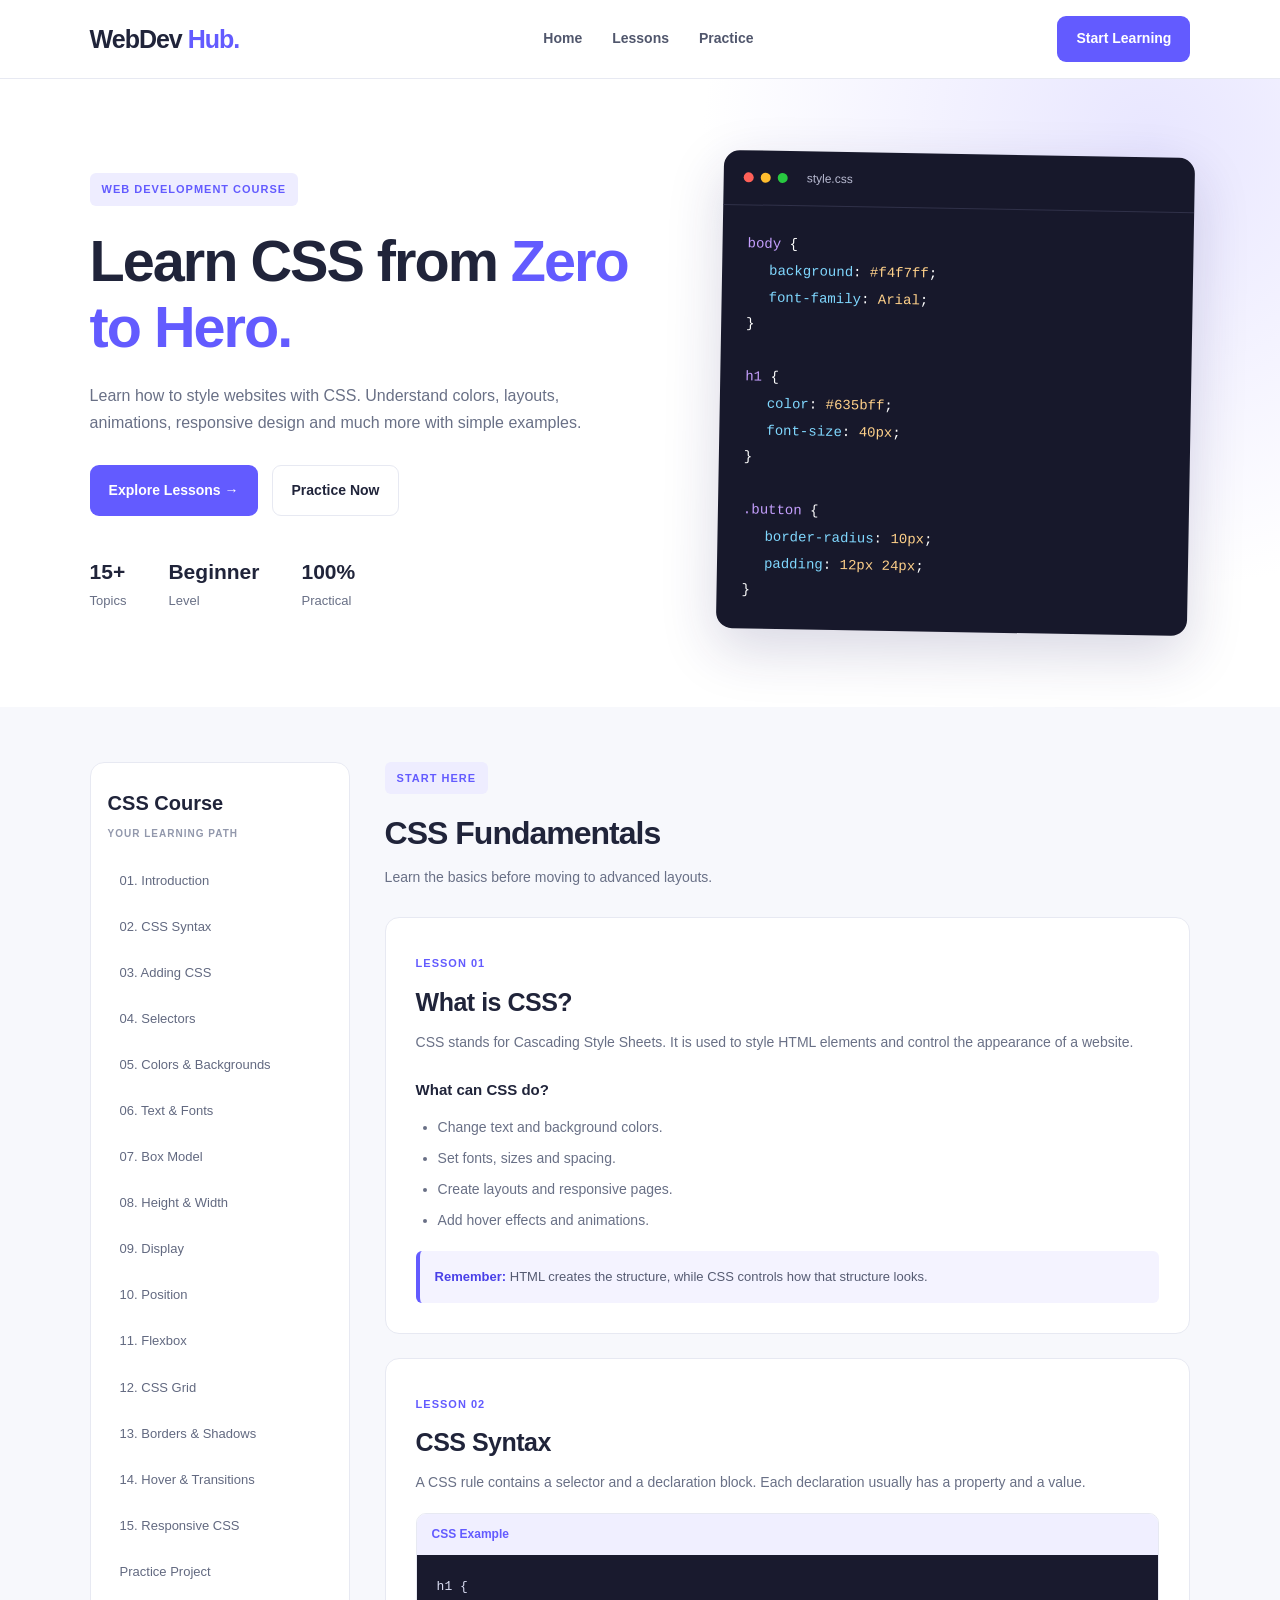
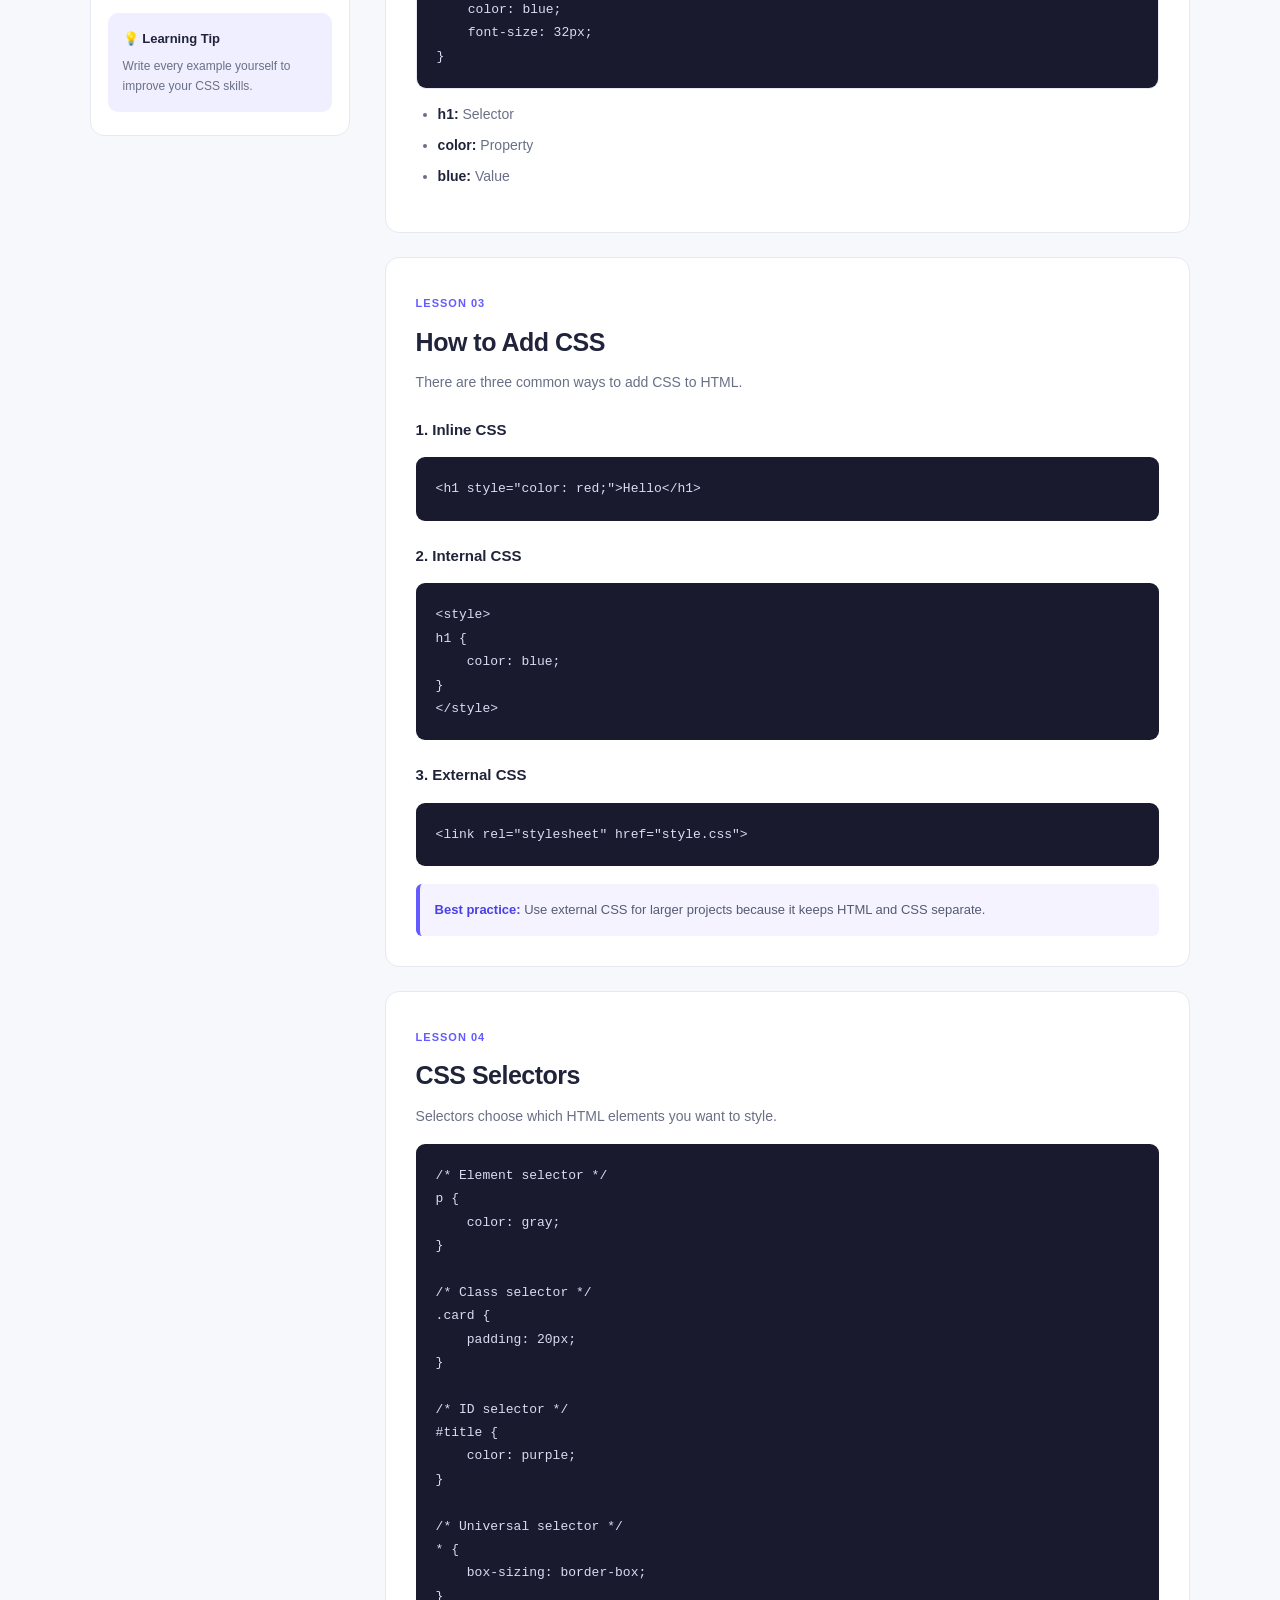
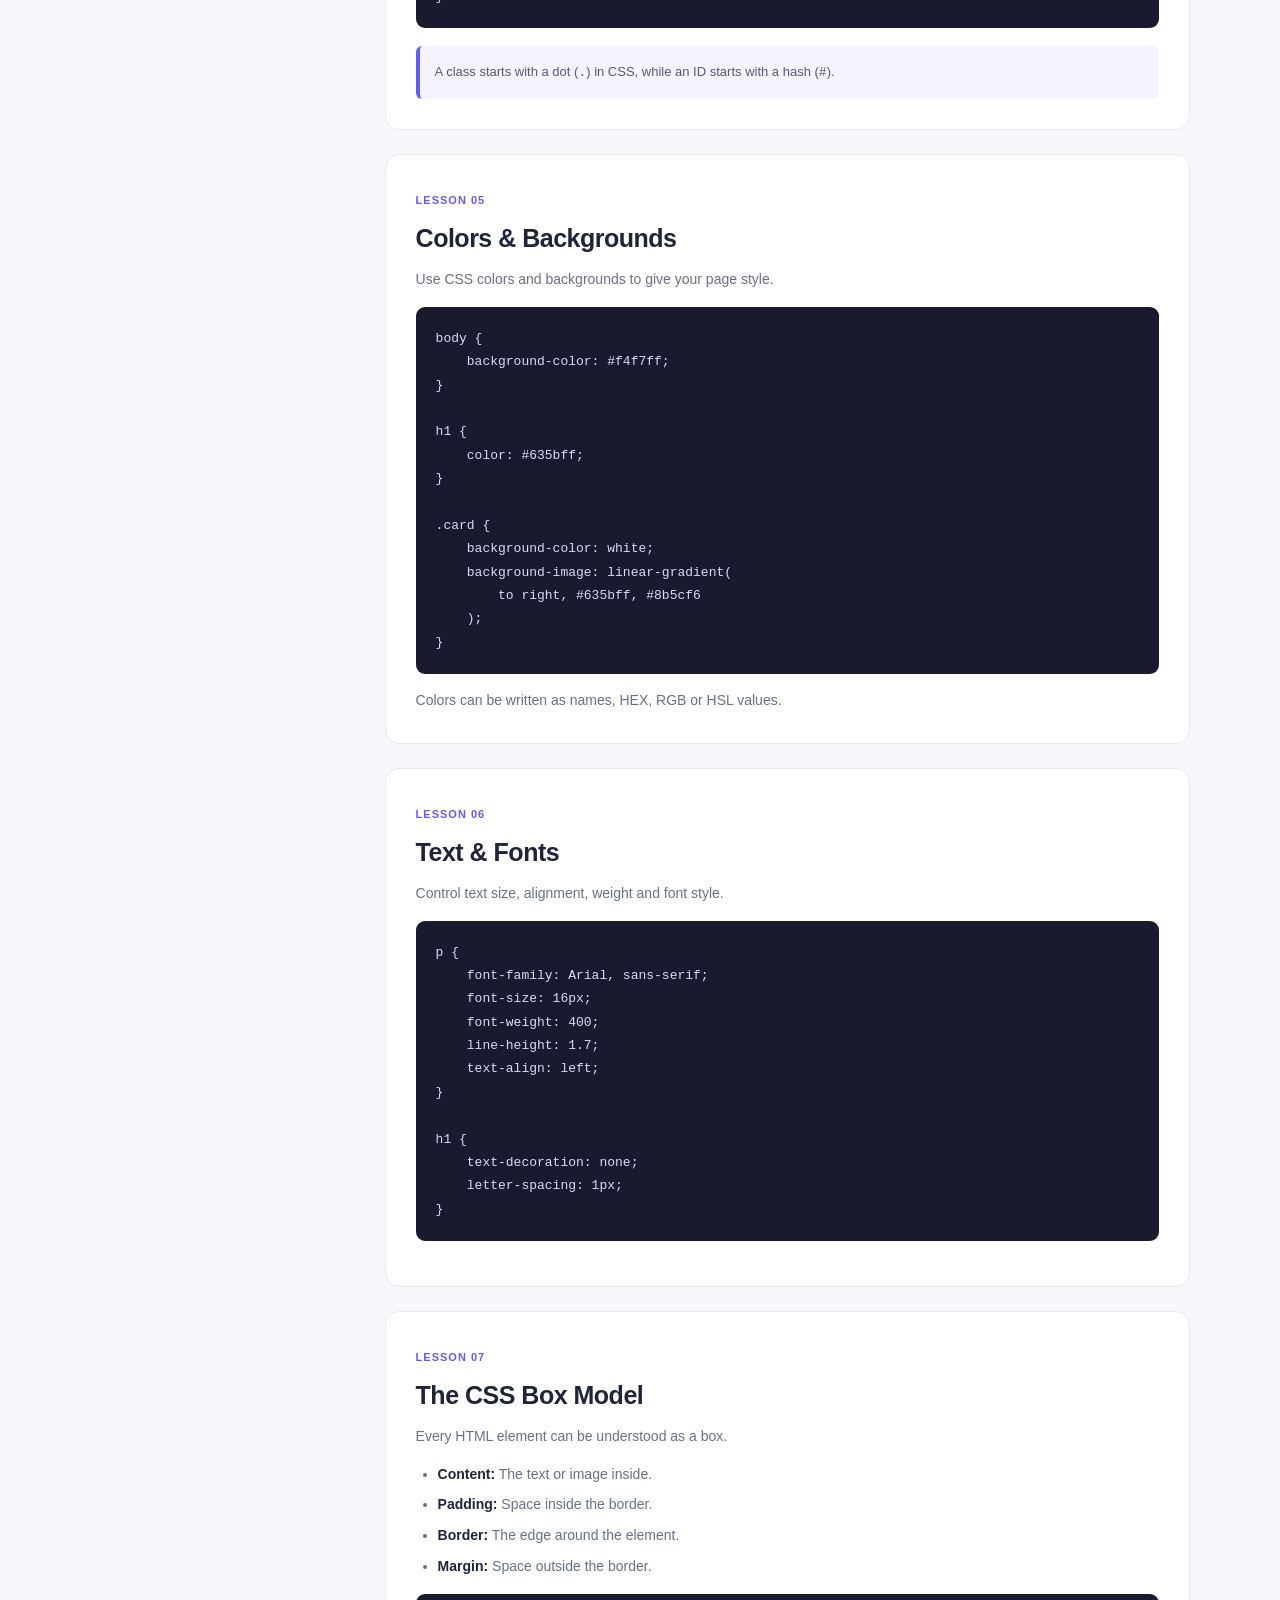
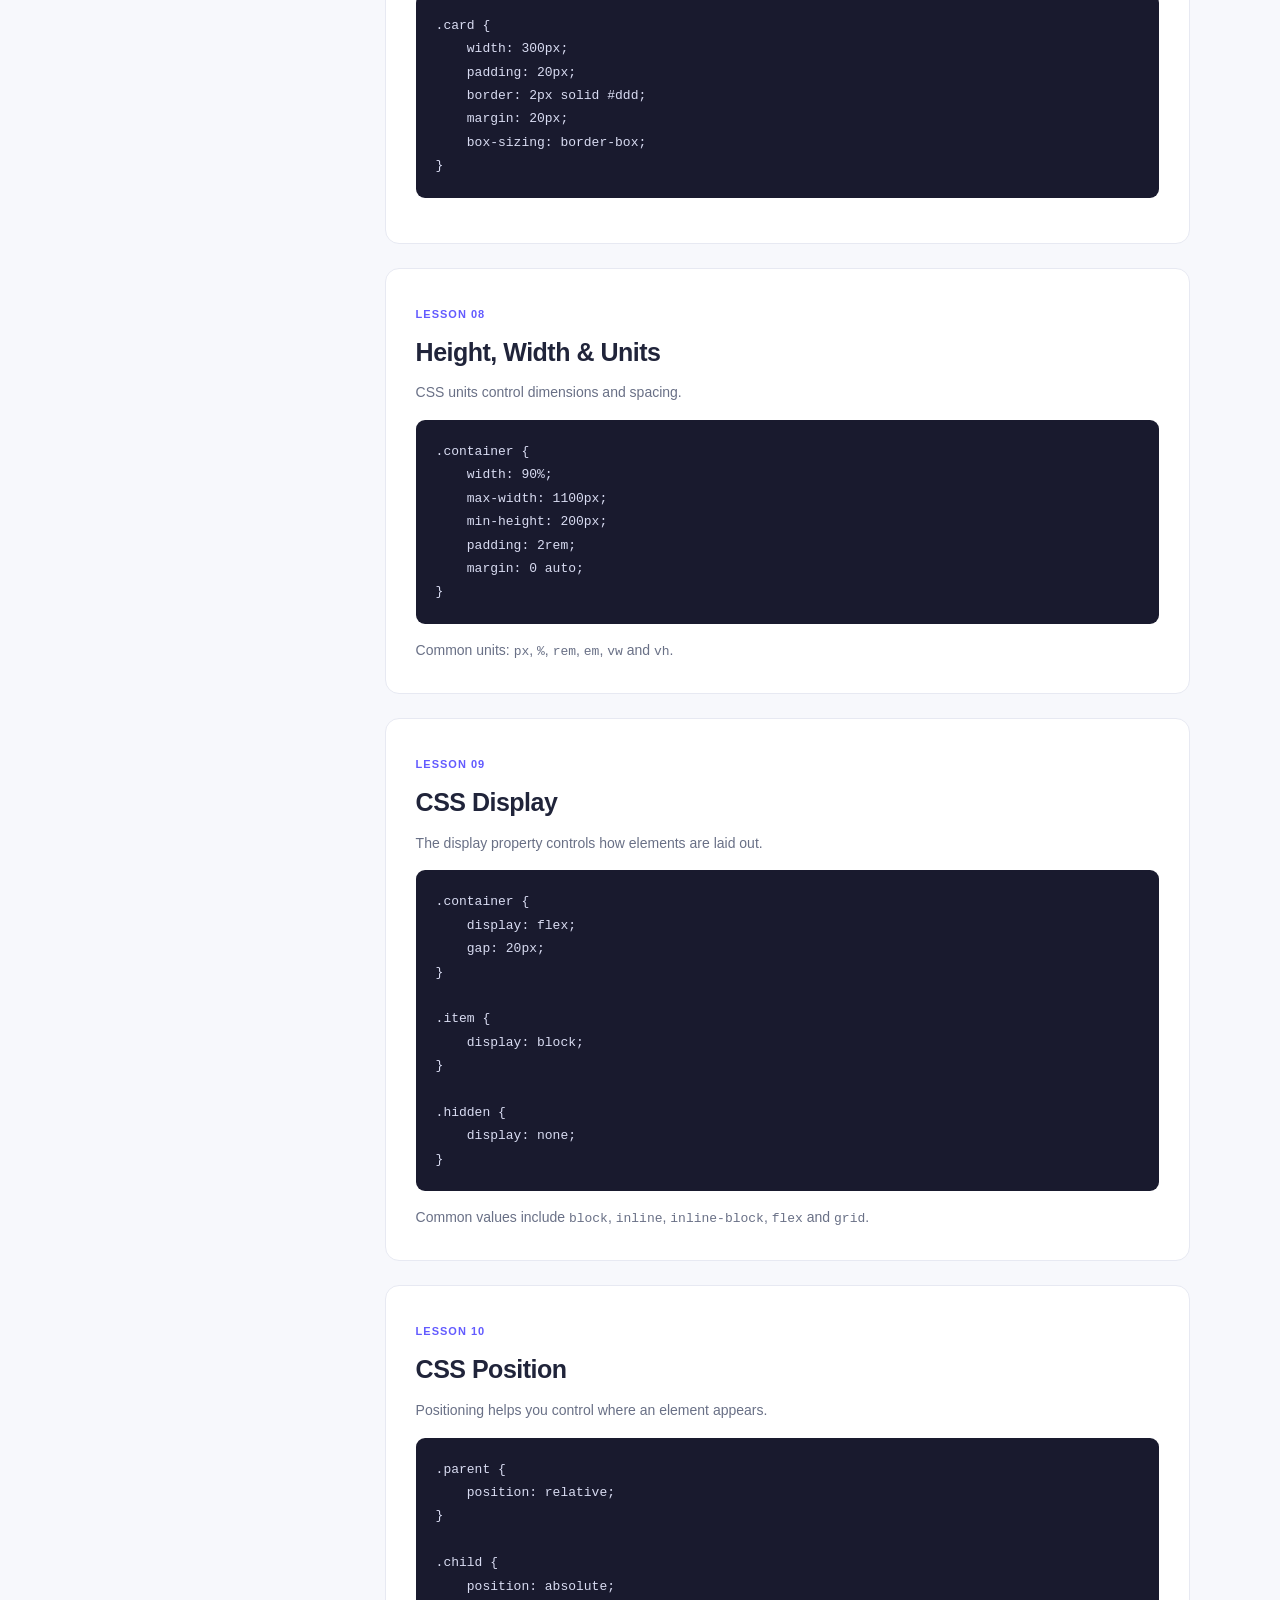
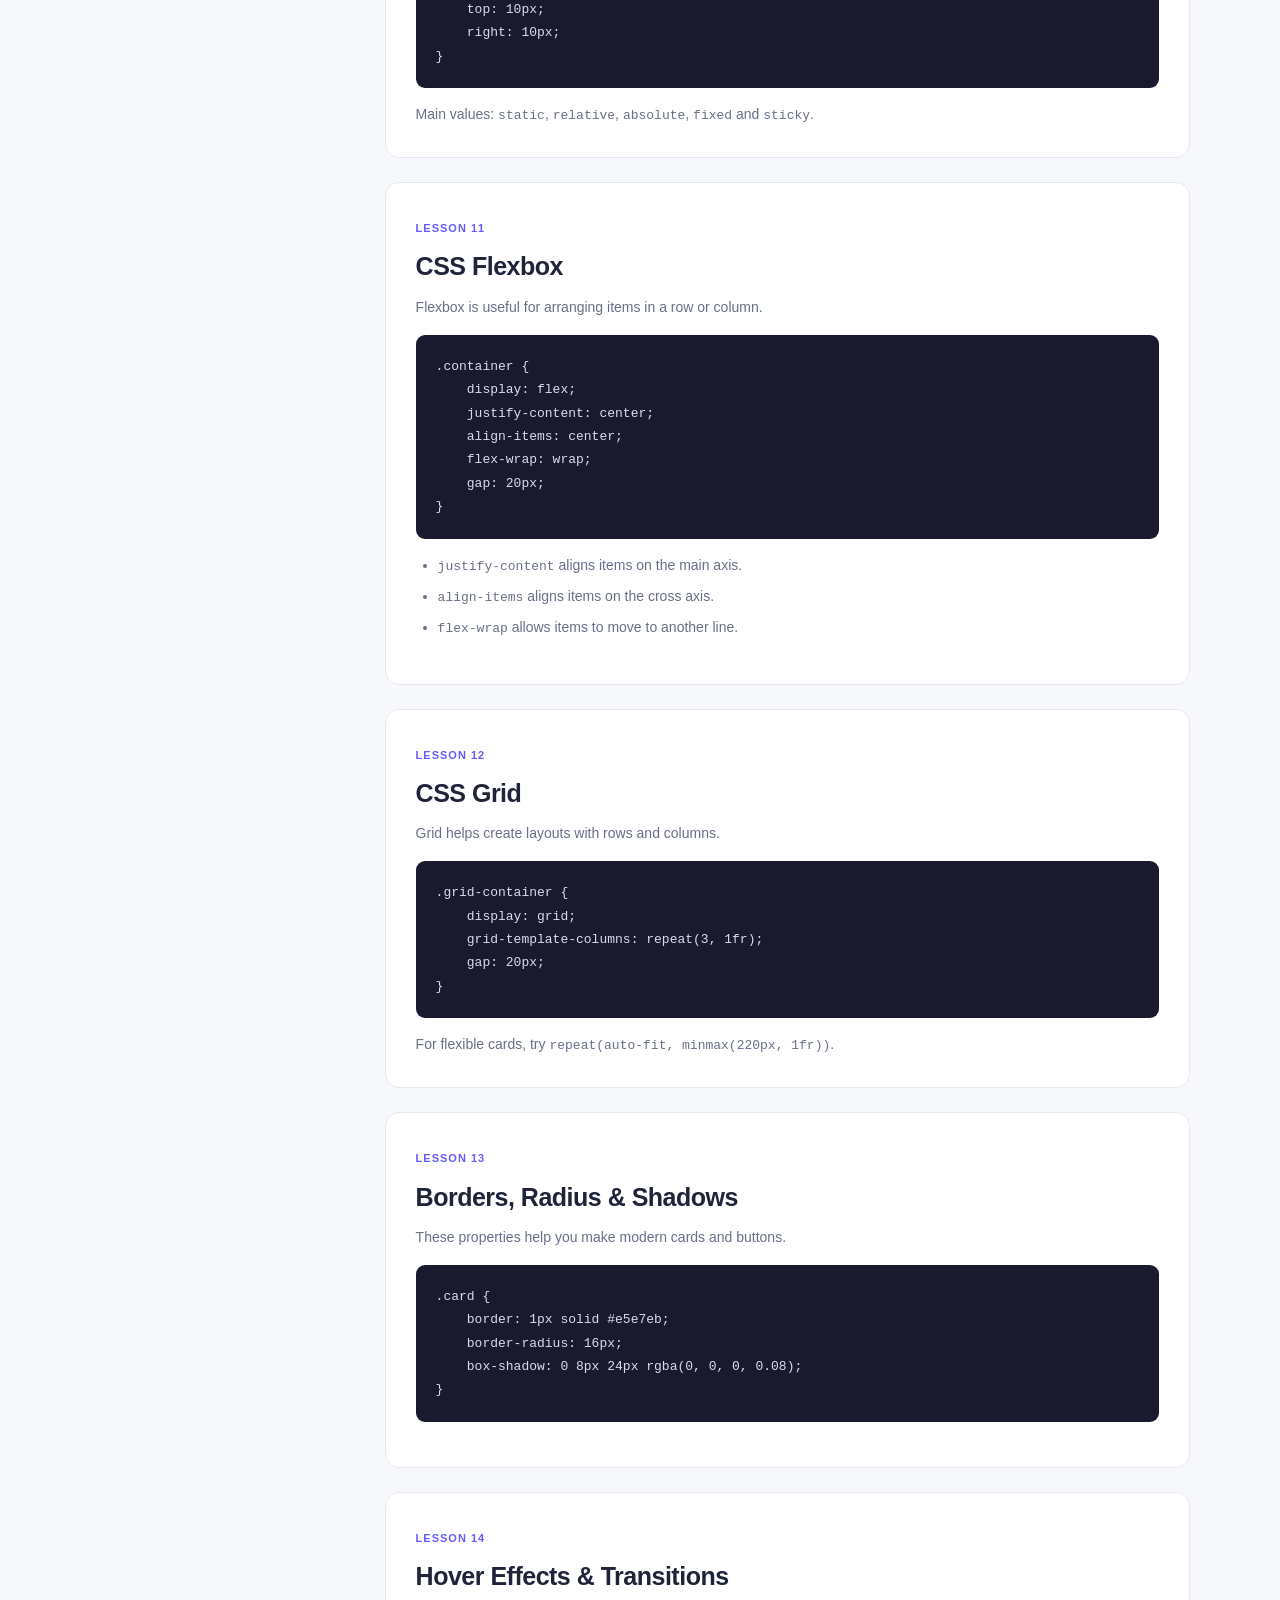
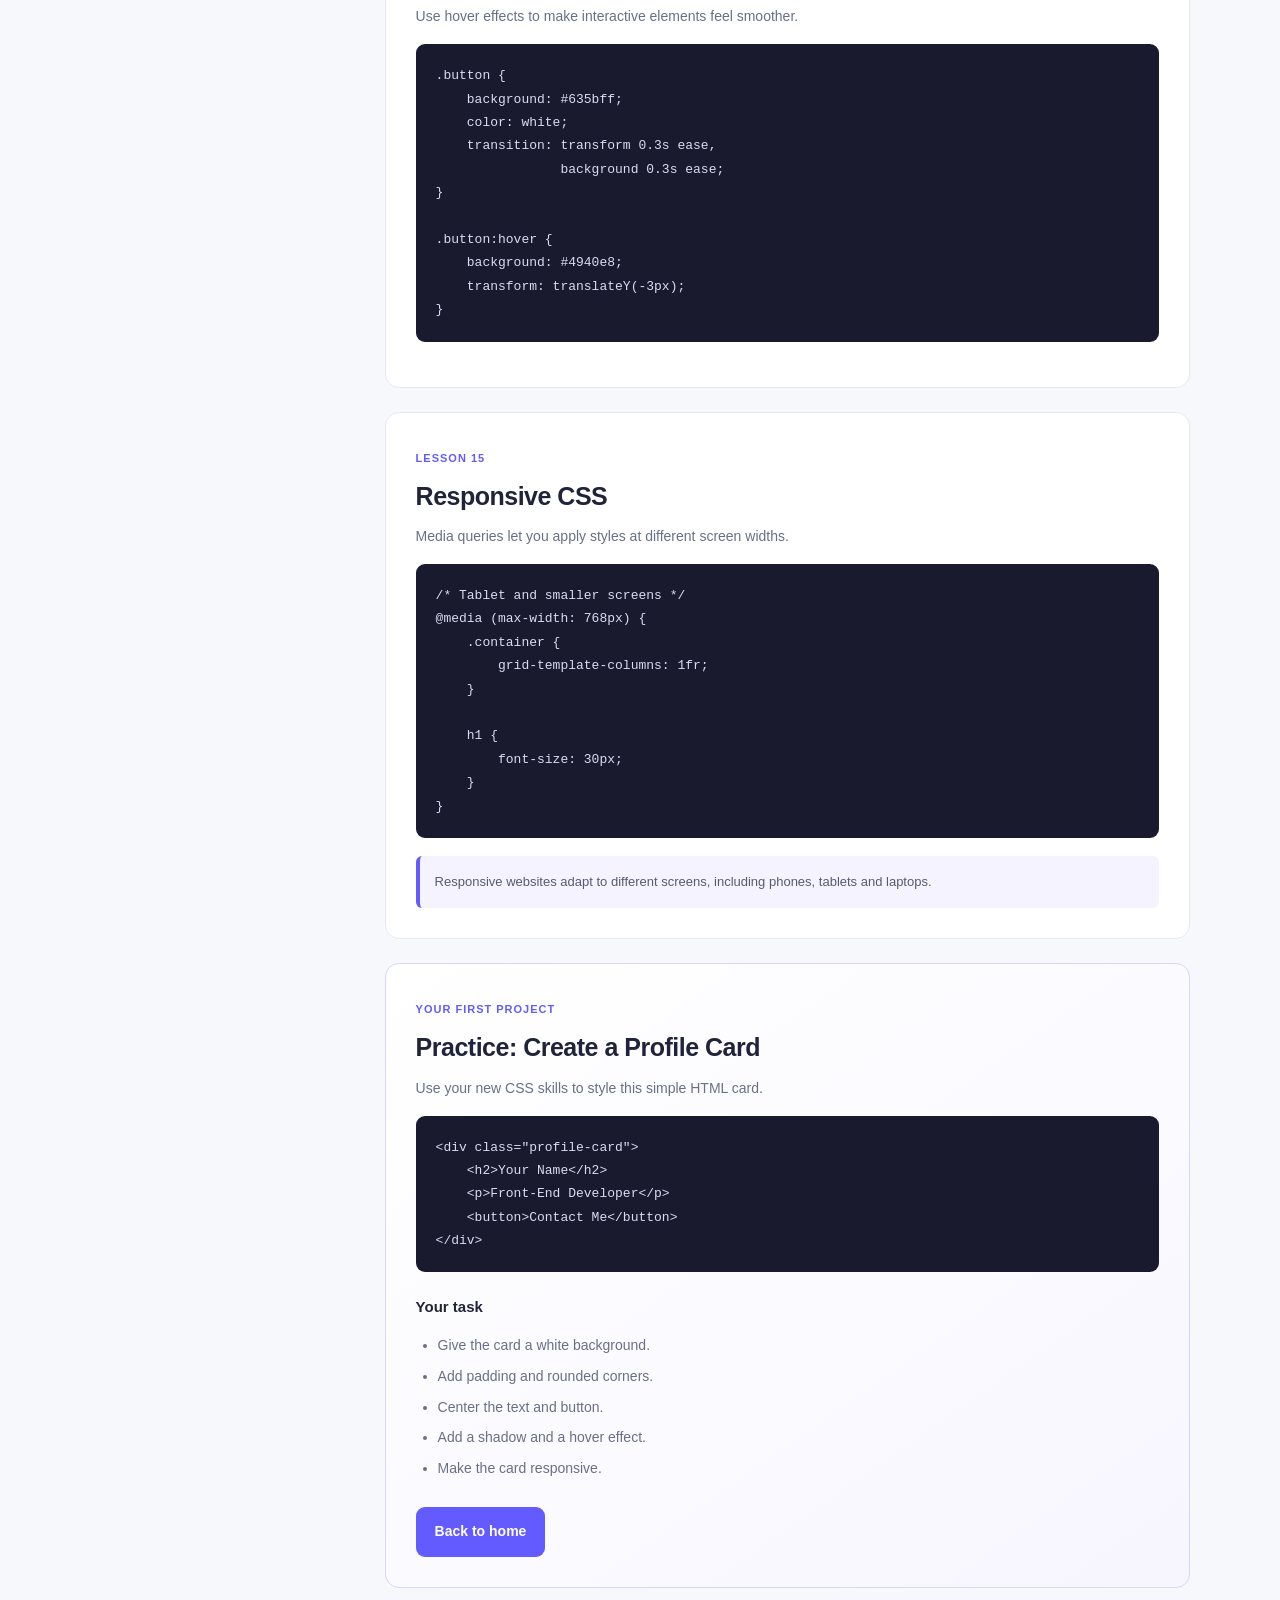
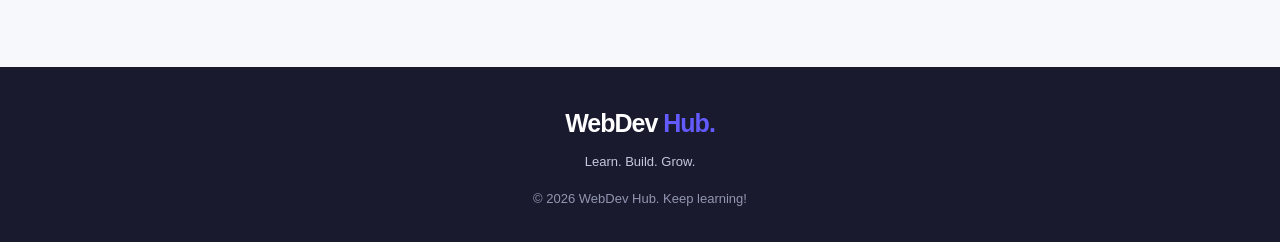
<file: css-course.html>
<!DOCTYPE html>
<html lang="en">
<head>
    <meta charset="UTF-8">
    <meta name="viewport" content="width=device-width, initial-scale=1.0">
    <title>CSS Course | WebDev Hub</title>
    <link rel="stylesheet" href="css-course.css">
</head>
<body>

    <!-- Navbar -->
    <header class="navbar">
        <a href="#" class="logo">WebDev <span>Hub.</span></a>

        <nav class="nav-links">
            <a href="#home">Home</a>
            <a href="#lessons">Lessons</a>
            <a href="#practice">Practice</a>
        </nav>

        <a href="#lessons" class="nav-btn">Start Learning</a>
    </header>

    <!-- Hero Section -->
    <section class="hero" id="home">
        <div class="hero-content">
            <span class="tag">WEB DEVELOPMENT COURSE</span>
            <h1>Learn CSS from <span>Zero to Hero.</span></h1>

            <p>
                Learn how to style websites with CSS. Understand colors,
                layouts, animations, responsive design and much more
                with simple examples.
            </p>

            <div class="hero-buttons">
                <a href="#lessons" class="primary-btn">Explore Lessons →</a>
                <a href="#practice" class="secondary-btn">Practice Now</a>
            </div>

            <div class="course-info">
                <div>
                    <h3>15+</h3>
                    <p>Topics</p>
                </div>
                <div>
                    <h3>Beginner</h3>
                    <p>Level</p>
                </div>
                <div>
                    <h3>100%</h3>
                    <p>Practical</p>
                </div>
            </div>
        </div>

        <div class="hero-card">
            <div class="card-top">
                <span class="dot red"></span>
                <span class="dot yellow"></span>
                <span class="dot green"></span>
                <span class="file-name">style.css</span>
            </div>

            <div class="code-preview">
                <p><span class="purple">body</span> {</p>
                <p class="indent"><span class="blue">background</span>: <span class="orange">#f4f7ff</span>;</p>
                <p class="indent"><span class="blue">font-family</span>: <span class="orange">Arial</span>;</p>
                <p>}</p>
                <br>
                <p><span class="purple">h1</span> {</p>
                <p class="indent"><span class="blue">color</span>: <span class="orange">#635bff</span>;</p>
                <p class="indent"><span class="blue">font-size</span>: <span class="orange">40px</span>;</p>
                <p>}</p>
                <br>
                <p><span class="purple">.button</span> {</p>
                <p class="indent"><span class="blue">border-radius</span>: <span class="orange">10px</span>;</p>
                <p class="indent"><span class="blue">padding</span>: <span class="orange">12px 24px</span>;</p>
                <p>}</p>
            </div>
        </div>
    </section>

    <!-- Main Course Area -->
    <main class="course-layout" id="lessons">

        <!-- Sidebar -->
        <aside class="sidebar">
            <h3>CSS Course</h3>
            <p class="sidebar-text">YOUR LEARNING PATH</p>

            <a href="#intro" class="side-link">01. Introduction</a>
            <a href="#syntax" class="side-link">02. CSS Syntax</a>
            <a href="#methods" class="side-link">03. Adding CSS</a>
            <a href="#selectors" class="side-link">04. Selectors</a>
            <a href="#colors" class="side-link">05. Colors & Backgrounds</a>
            <a href="#text" class="side-link">06. Text & Fonts</a>
            <a href="#box" class="side-link">07. Box Model</a>
            <a href="#dimensions" class="side-link">08. Height & Width</a>
            <a href="#display" class="side-link">09. Display</a>
            <a href="#position" class="side-link">10. Position</a>
            <a href="#flexbox" class="side-link">11. Flexbox</a>
            <a href="#grid" class="side-link">12. CSS Grid</a>
            <a href="#borders" class="side-link">13. Borders & Shadows</a>
            <a href="#hover" class="side-link">14. Hover & Transitions</a>
            <a href="#responsive" class="side-link">15. Responsive CSS</a>
            <a href="#practice" class="side-link">Practice Project</a>

            <div class="sidebar-tip">
                <h4>💡 Learning Tip</h4>
                <p>Write every example yourself to improve your CSS skills.</p>
            </div>
        </aside>

        <!-- Lessons -->
        <section class="lessons">

            <div class="section-heading">
                <span class="tag">START HERE</span>
                <h2>CSS Fundamentals</h2>
                <p>Learn the basics before moving to advanced layouts.</p>
            </div>

            <!-- Lesson 1 -->
            <article class="lesson-card" id="intro">
                <span class="lesson-number">LESSON 01</span>
                <h2>What is CSS?</h2>
                <p>
                    CSS stands for Cascading Style Sheets. It is used to
                    style HTML elements and control the appearance of a website.
                </p>
                <h4>What can CSS do?</h4>
                <ul>
                    <li>Change text and background colors.</li>
                    <li>Set fonts, sizes and spacing.</li>
                    <li>Create layouts and responsive pages.</li>
                    <li>Add hover effects and animations.</li>
                </ul>
                <div class="note">
                    <strong>Remember:</strong> HTML creates the structure,
                    while CSS controls how that structure looks.
                </div>
            </article>

            <!-- Lesson 2 -->
            <article class="lesson-card" id="syntax">
                <span class="lesson-number">LESSON 02</span>
                <h2>CSS Syntax</h2>
                <p>
                    A CSS rule contains a selector and a declaration block.
                    Each declaration usually has a property and a value.
                </p>
                <div class="code-box">
                    <div class="code-title">CSS Example</div>
                    <pre><code>h1 {
    color: blue;
    font-size: 32px;
}</code></pre>
                </div>
                <ul>
                    <li><strong>h1:</strong> Selector</li>
                    <li><strong>color:</strong> Property</li>
                    <li><strong>blue:</strong> Value</li>
                </ul>
            </article>

            <!-- Lesson 3 -->
            <article class="lesson-card" id="methods">
                <span class="lesson-number">LESSON 03</span>
                <h2>How to Add CSS</h2>
                <p>There are three common ways to add CSS to HTML.</p>

                <h4>1. Inline CSS</h4>
                <pre><code>&lt;h1 style="color: red;"&gt;Hello&lt;/h1&gt;</code></pre>

                <h4>2. Internal CSS</h4>
                <pre><code>&lt;style&gt;
h1 {
    color: blue;
}
&lt;/style&gt;</code></pre>

                <h4>3. External CSS</h4>
                <pre><code>&lt;link rel="stylesheet" href="style.css"&gt;</code></pre>

                <div class="note">
                    <strong>Best practice:</strong> Use external CSS for
                    larger projects because it keeps HTML and CSS separate.
                </div>
            </article>

            <!-- Lesson 4 -->
            <article class="lesson-card" id="selectors">
                <span class="lesson-number">LESSON 04</span>
                <h2>CSS Selectors</h2>
                <p>Selectors choose which HTML elements you want to style.</p>
                <pre><code>/* Element selector */
p {
    color: gray;
}

/* Class selector */
.card {
    padding: 20px;
}

/* ID selector */
#title {
    color: purple;
}

/* Universal selector */
* {
    box-sizing: border-box;
}</code></pre>
                <div class="note">
                    A class starts with a dot (<code>.</code>) in CSS,
                    while an ID starts with a hash (<code>#</code>).
                </div>
            </article>

            <!-- Lesson 5 -->
            <article class="lesson-card" id="colors">
                <span class="lesson-number">LESSON 05</span>
                <h2>Colors & Backgrounds</h2>
                <p>Use CSS colors and backgrounds to give your page style.</p>
                <pre><code>body {
    background-color: #f4f7ff;
}

h1 {
    color: #635bff;
}

.card {
    background-color: white;
    background-image: linear-gradient(
        to right, #635bff, #8b5cf6
    );
}</code></pre>
                <p>Colors can be written as names, HEX, RGB or HSL values.</p>
            </article>

            <!-- Lesson 6 -->
            <article class="lesson-card" id="text">
                <span class="lesson-number">LESSON 06</span>
                <h2>Text & Fonts</h2>
                <p>Control text size, alignment, weight and font style.</p>
                <pre><code>p {
    font-family: Arial, sans-serif;
    font-size: 16px;
    font-weight: 400;
    line-height: 1.7;
    text-align: left;
}

h1 {
    text-decoration: none;
    letter-spacing: 1px;
}</code></pre>
            </article>

            <!-- Lesson 7 -->
            <article class="lesson-card" id="box">
                <span class="lesson-number">LESSON 07</span>
                <h2>The CSS Box Model</h2>
                <p>Every HTML element can be understood as a box.</p>
                <ul>
                    <li><strong>Content:</strong> The text or image inside.</li>
                    <li><strong>Padding:</strong> Space inside the border.</li>
                    <li><strong>Border:</strong> The edge around the element.</li>
                    <li><strong>Margin:</strong> Space outside the border.</li>
                </ul>
                <pre><code>.card {
    width: 300px;
    padding: 20px;
    border: 2px solid #ddd;
    margin: 20px;
    box-sizing: border-box;
}</code></pre>
            </article>

            <!-- Lesson 8 -->
            <article class="lesson-card" id="dimensions">
                <span class="lesson-number">LESSON 08</span>
                <h2>Height, Width & Units</h2>
                <p>CSS units control dimensions and spacing.</p>
                <pre><code>.container {
    width: 90%;
    max-width: 1100px;
    min-height: 200px;
    padding: 2rem;
    margin: 0 auto;
}</code></pre>
                <p>
                    Common units: <code>px</code>, <code>%</code>,
                    <code>rem</code>, <code>em</code>, <code>vw</code>
                    and <code>vh</code>.
                </p>
            </article>

            <!-- Lesson 9 -->
            <article class="lesson-card" id="display">
                <span class="lesson-number">LESSON 09</span>
                <h2>CSS Display</h2>
                <p>The display property controls how elements are laid out.</p>
                <pre><code>.container {
    display: flex;
    gap: 20px;
}

.item {
    display: block;
}

.hidden {
    display: none;
}</code></pre>
                <p>Common values include <code>block</code>, <code>inline</code>,
                    <code>inline-block</code>, <code>flex</code> and <code>grid</code>.</p>
            </article>

            <!-- Lesson 10 -->
            <article class="lesson-card" id="position">
                <span class="lesson-number">LESSON 10</span>
                <h2>CSS Position</h2>
                <p>Positioning helps you control where an element appears.</p>
                <pre><code>.parent {
    position: relative;
}

.child {
    position: absolute;
    top: 10px;
    right: 10px;
}</code></pre>
                <p>
                    Main values: <code>static</code>, <code>relative</code>,
                    <code>absolute</code>, <code>fixed</code> and <code>sticky</code>.
                </p>
            </article>

            <!-- Lesson 11 -->
            <article class="lesson-card" id="flexbox">
                <span class="lesson-number">LESSON 11</span>
                <h2>CSS Flexbox</h2>
                <p>Flexbox is useful for arranging items in a row or column.</p>
                <pre><code>.container {
    display: flex;
    justify-content: center;
    align-items: center;
    flex-wrap: wrap;
    gap: 20px;
}</code></pre>
                <ul>
                    <li><code>justify-content</code> aligns items on the main axis.</li>
                    <li><code>align-items</code> aligns items on the cross axis.</li>
                    <li><code>flex-wrap</code> allows items to move to another line.</li>
                </ul>
            </article>

            <!-- Lesson 12 -->
            <article class="lesson-card" id="grid">
                <span class="lesson-number">LESSON 12</span>
                <h2>CSS Grid</h2>
                <p>Grid helps create layouts with rows and columns.</p>
                <pre><code>.grid-container {
    display: grid;
    grid-template-columns: repeat(3, 1fr);
    gap: 20px;
}</code></pre>
                <p>For flexible cards, try <code>repeat(auto-fit, minmax(220px, 1fr))</code>.</p>
            </article>

            <!-- Lesson 13 -->
            <article class="lesson-card" id="borders">
                <span class="lesson-number">LESSON 13</span>
                <h2>Borders, Radius & Shadows</h2>
                <p>These properties help you make modern cards and buttons.</p>
                <pre><code>.card {
    border: 1px solid #e5e7eb;
    border-radius: 16px;
    box-shadow: 0 8px 24px rgba(0, 0, 0, 0.08);
}</code></pre>
            </article>

            <!-- Lesson 14 -->
            <article class="lesson-card" id="hover">
                <span class="lesson-number">LESSON 14</span>
                <h2>Hover Effects & Transitions</h2>
                <p>Use hover effects to make interactive elements feel smoother.</p>
                <pre><code>.button {
    background: #635bff;
    color: white;
    transition: transform 0.3s ease,
                background 0.3s ease;
}

.button:hover {
    background: #4940e8;
    transform: translateY(-3px);
}</code></pre>
            </article>

            <!-- Lesson 15 -->
            <article class="lesson-card" id="responsive">
                <span class="lesson-number">LESSON 15</span>
                <h2>Responsive CSS</h2>
                <p>Media queries let you apply styles at different screen widths.</p>
                <pre><code>/* Tablet and smaller screens */
@media (max-width: 768px) {
    .container {
        grid-template-columns: 1fr;
    }

    h1 {
        font-size: 30px;
    }
}</code></pre>
                <div class="note">
                    Responsive websites adapt to different screens, including
                    phones, tablets and laptops.
                </div>
            </article>

            <!-- Practice Project -->
            <article class="lesson-card practice-card" id="practice">
                <span class="lesson-number">YOUR FIRST PROJECT</span>
                <h2>Practice: Create a Profile Card</h2>
                <p>Use your new CSS skills to style this simple HTML card.</p>

                <pre><code>&lt;div class="profile-card"&gt;
    &lt;h2&gt;Your Name&lt;/h2&gt;
    &lt;p&gt;Front-End Developer&lt;/p&gt;
    &lt;button&gt;Contact Me&lt;/button&gt;
&lt;/div&gt;</code></pre>

                <h4>Your task</h4>
                <ul>
                    <li>Give the card a white background.</li>
                    <li>Add padding and rounded corners.</li>
                    <li>Center the text and button.</li>
                    <li>Add a shadow and a hover effect.</li>
                    <li>Make the card responsive.</li>
                </ul>

                <a href="index.html" class="primary-btn">Back to home </a>
            </article>

        </section>
    </main>

    <!-- Footer -->
    <footer class="footer">
        <a href="#home" class="logo">WebDev <span>Hub.</span></a>
        <p>Learn. Build. Grow.</p>
        <p class="copyright">© 2026 WebDev Hub. Keep learning!</p>
    </footer>

</body>
</html>
</file>
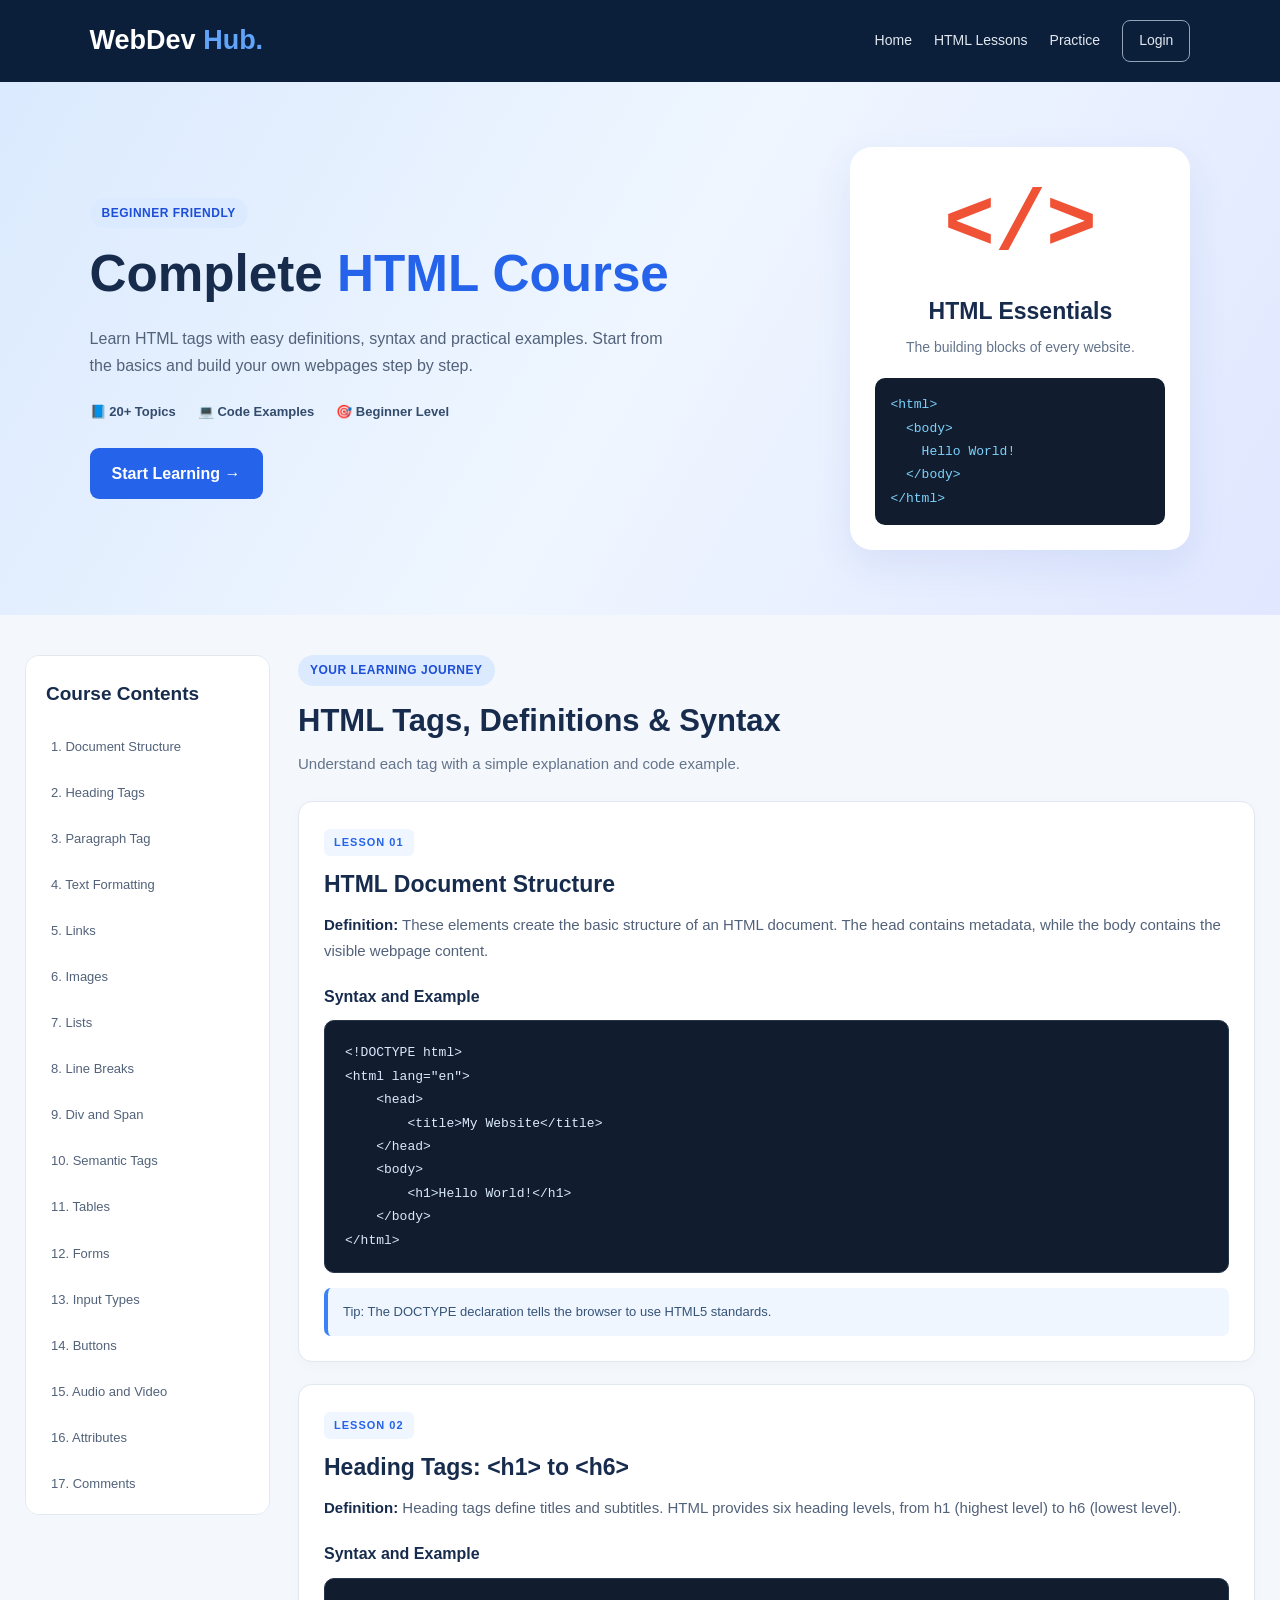
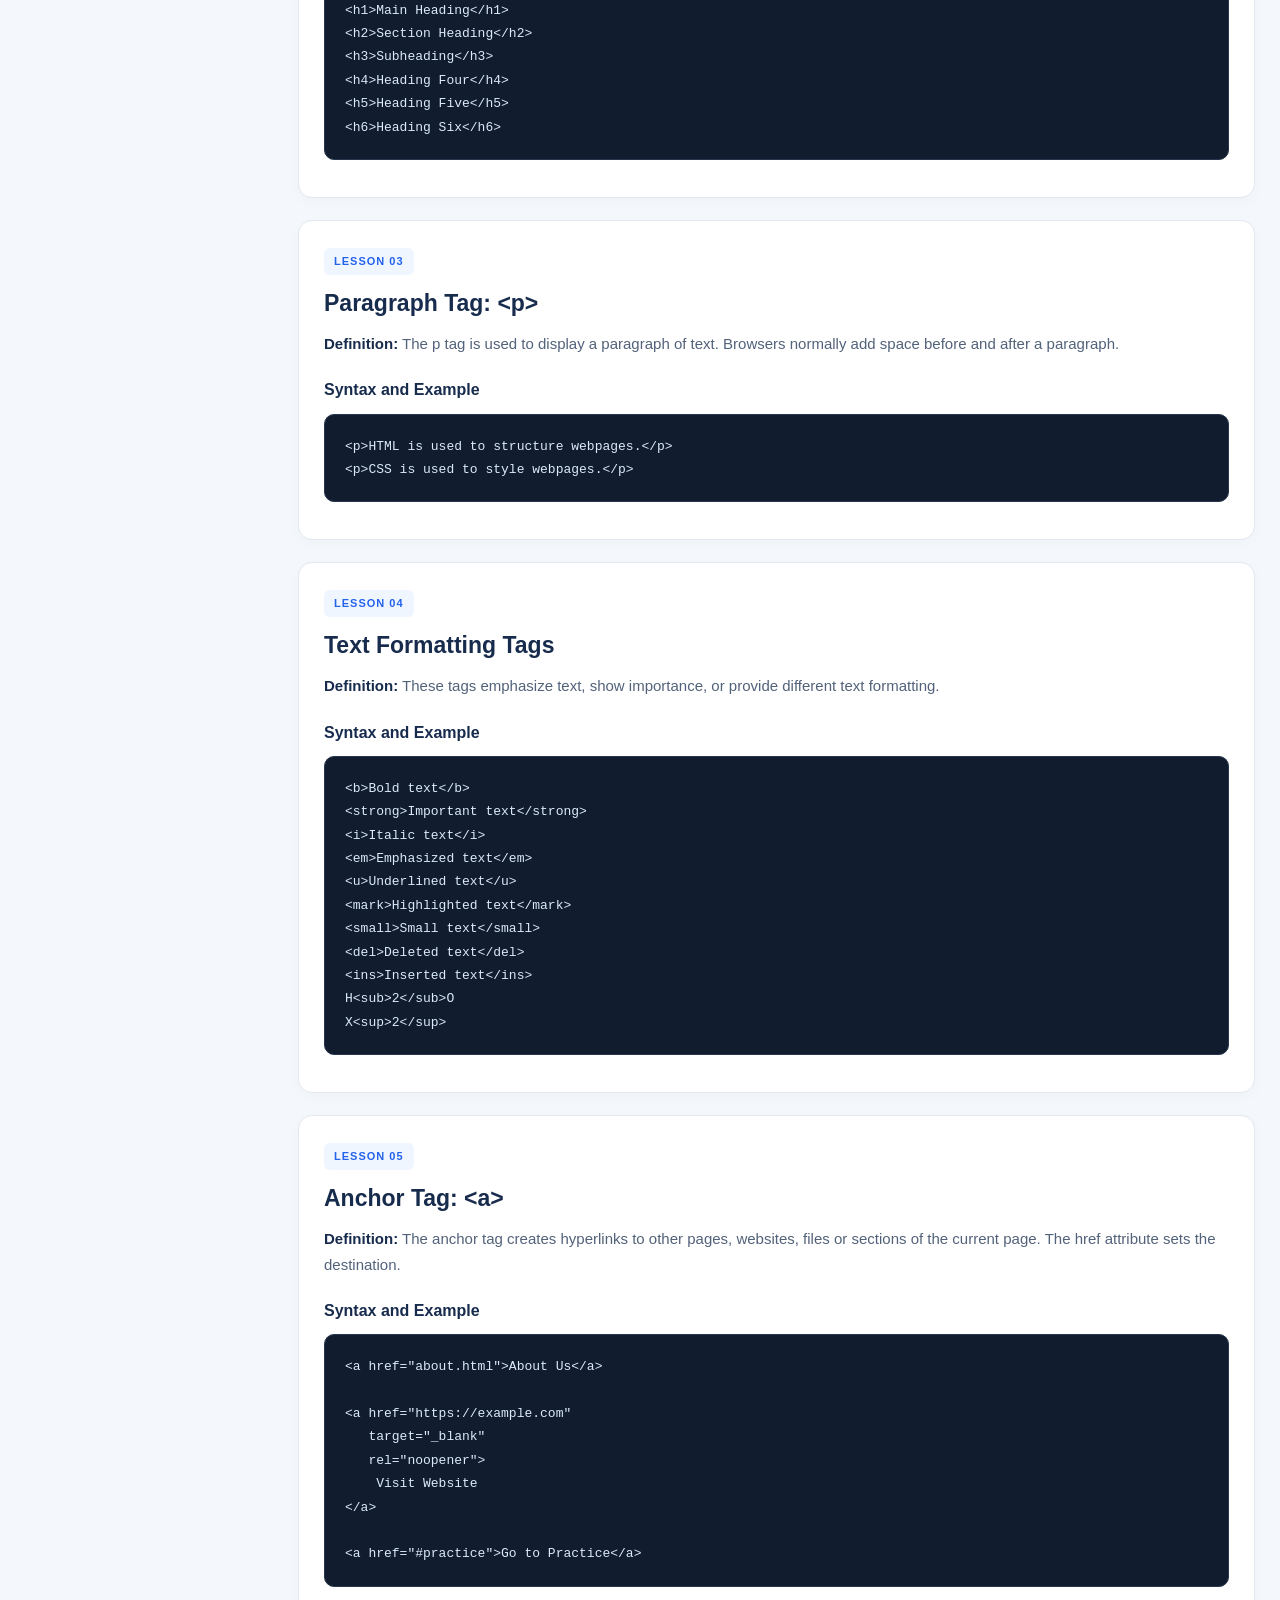
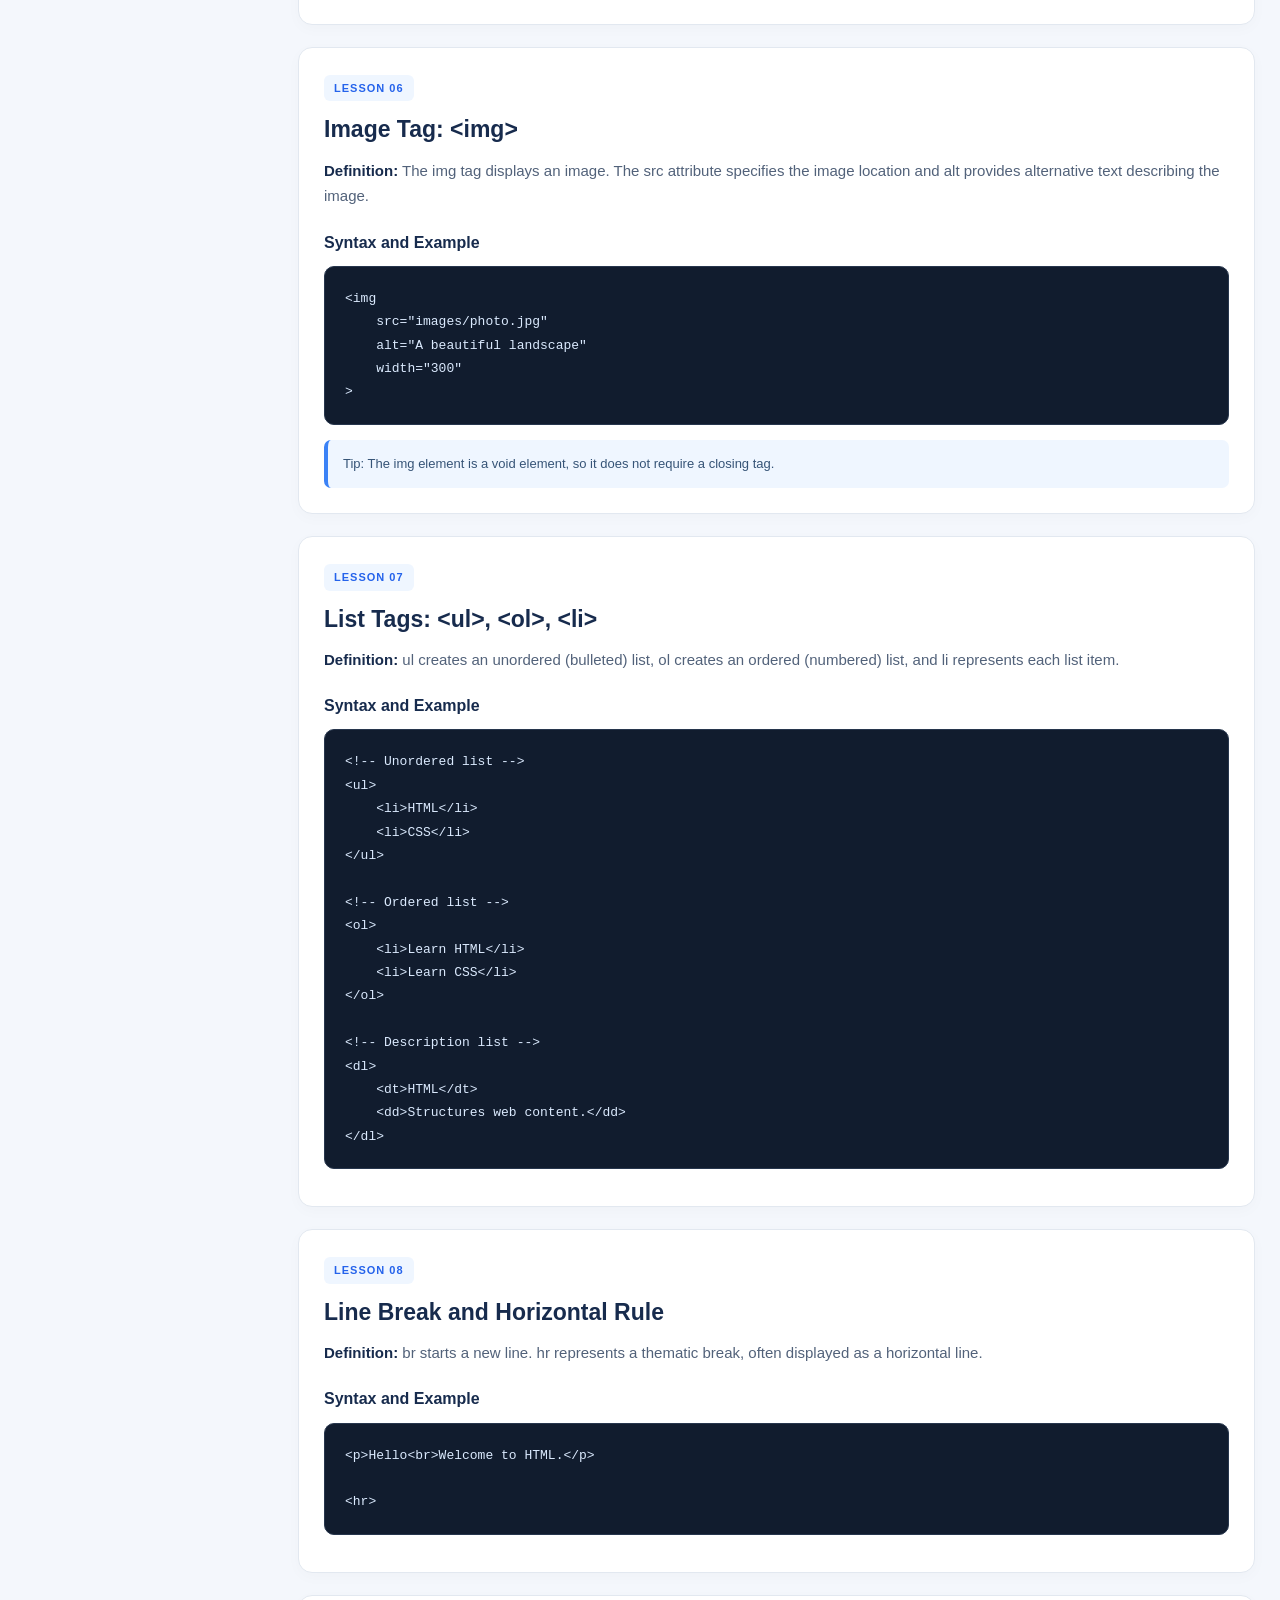
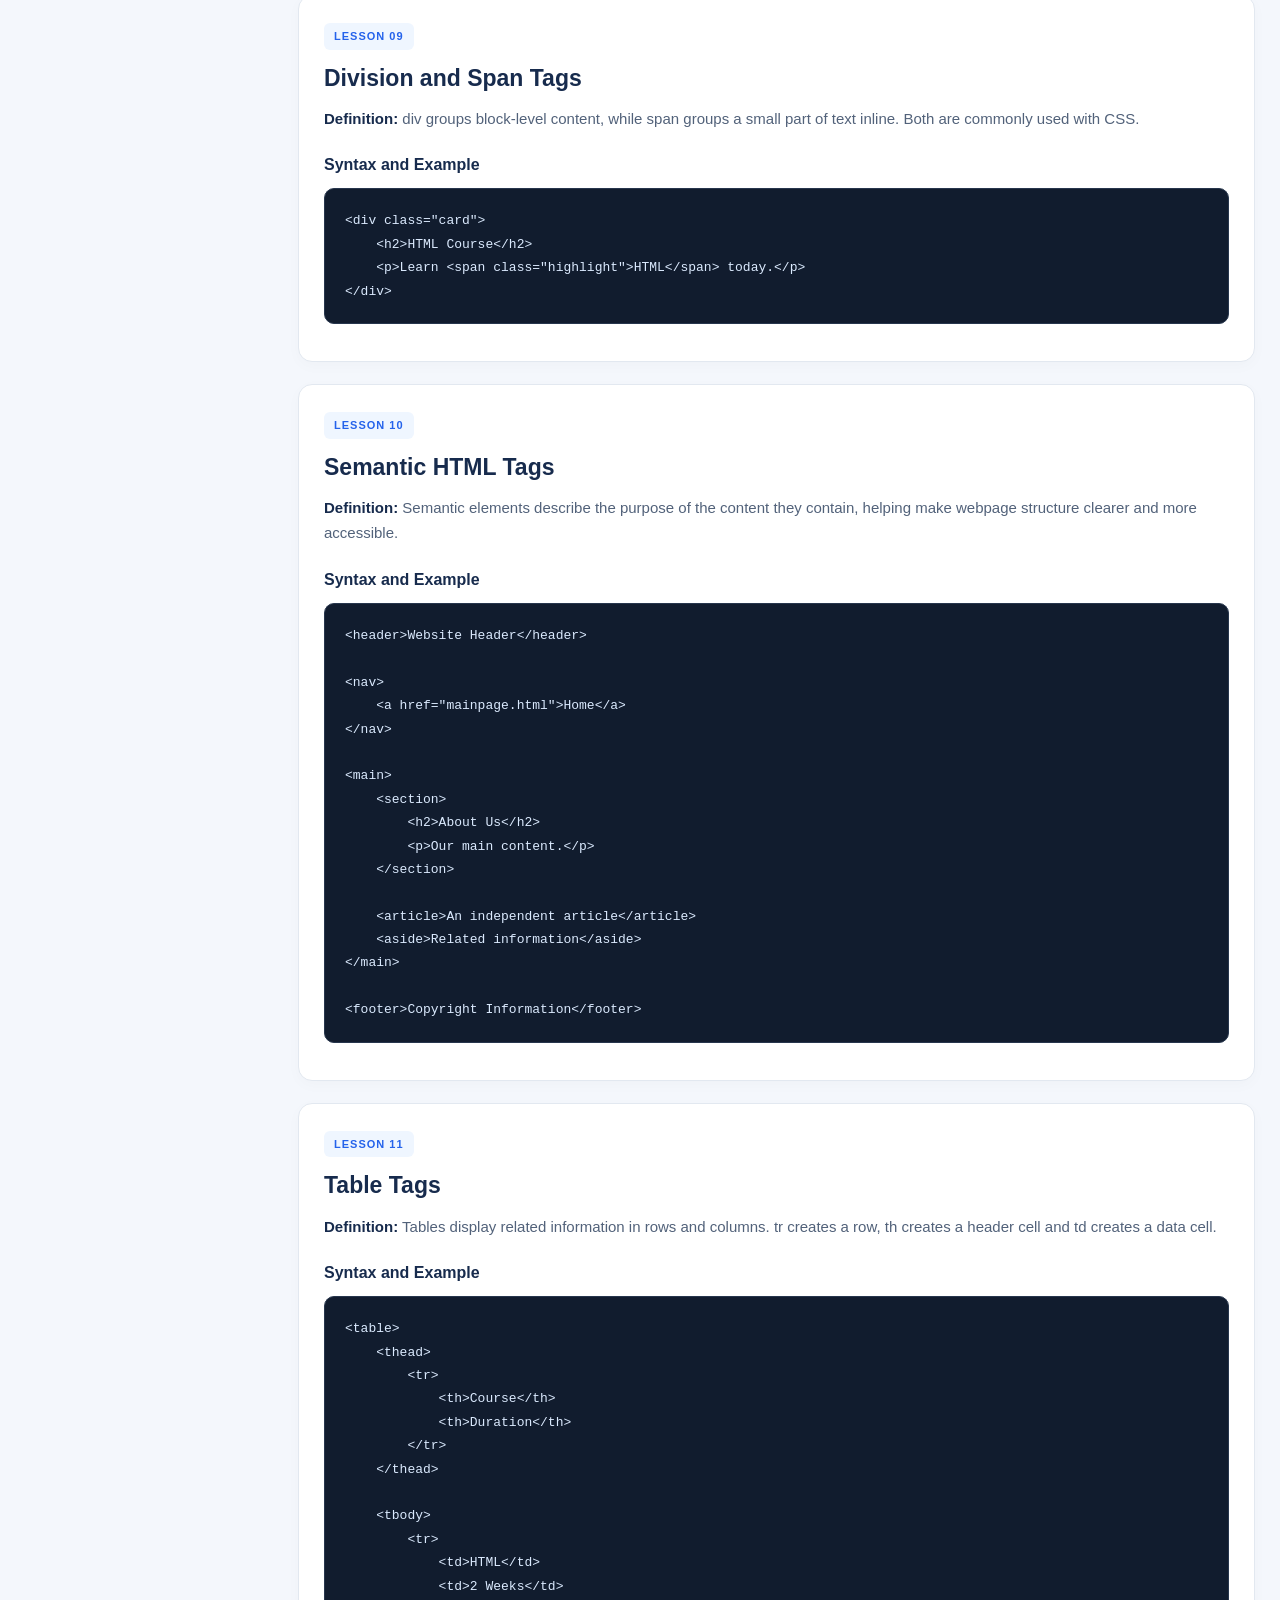
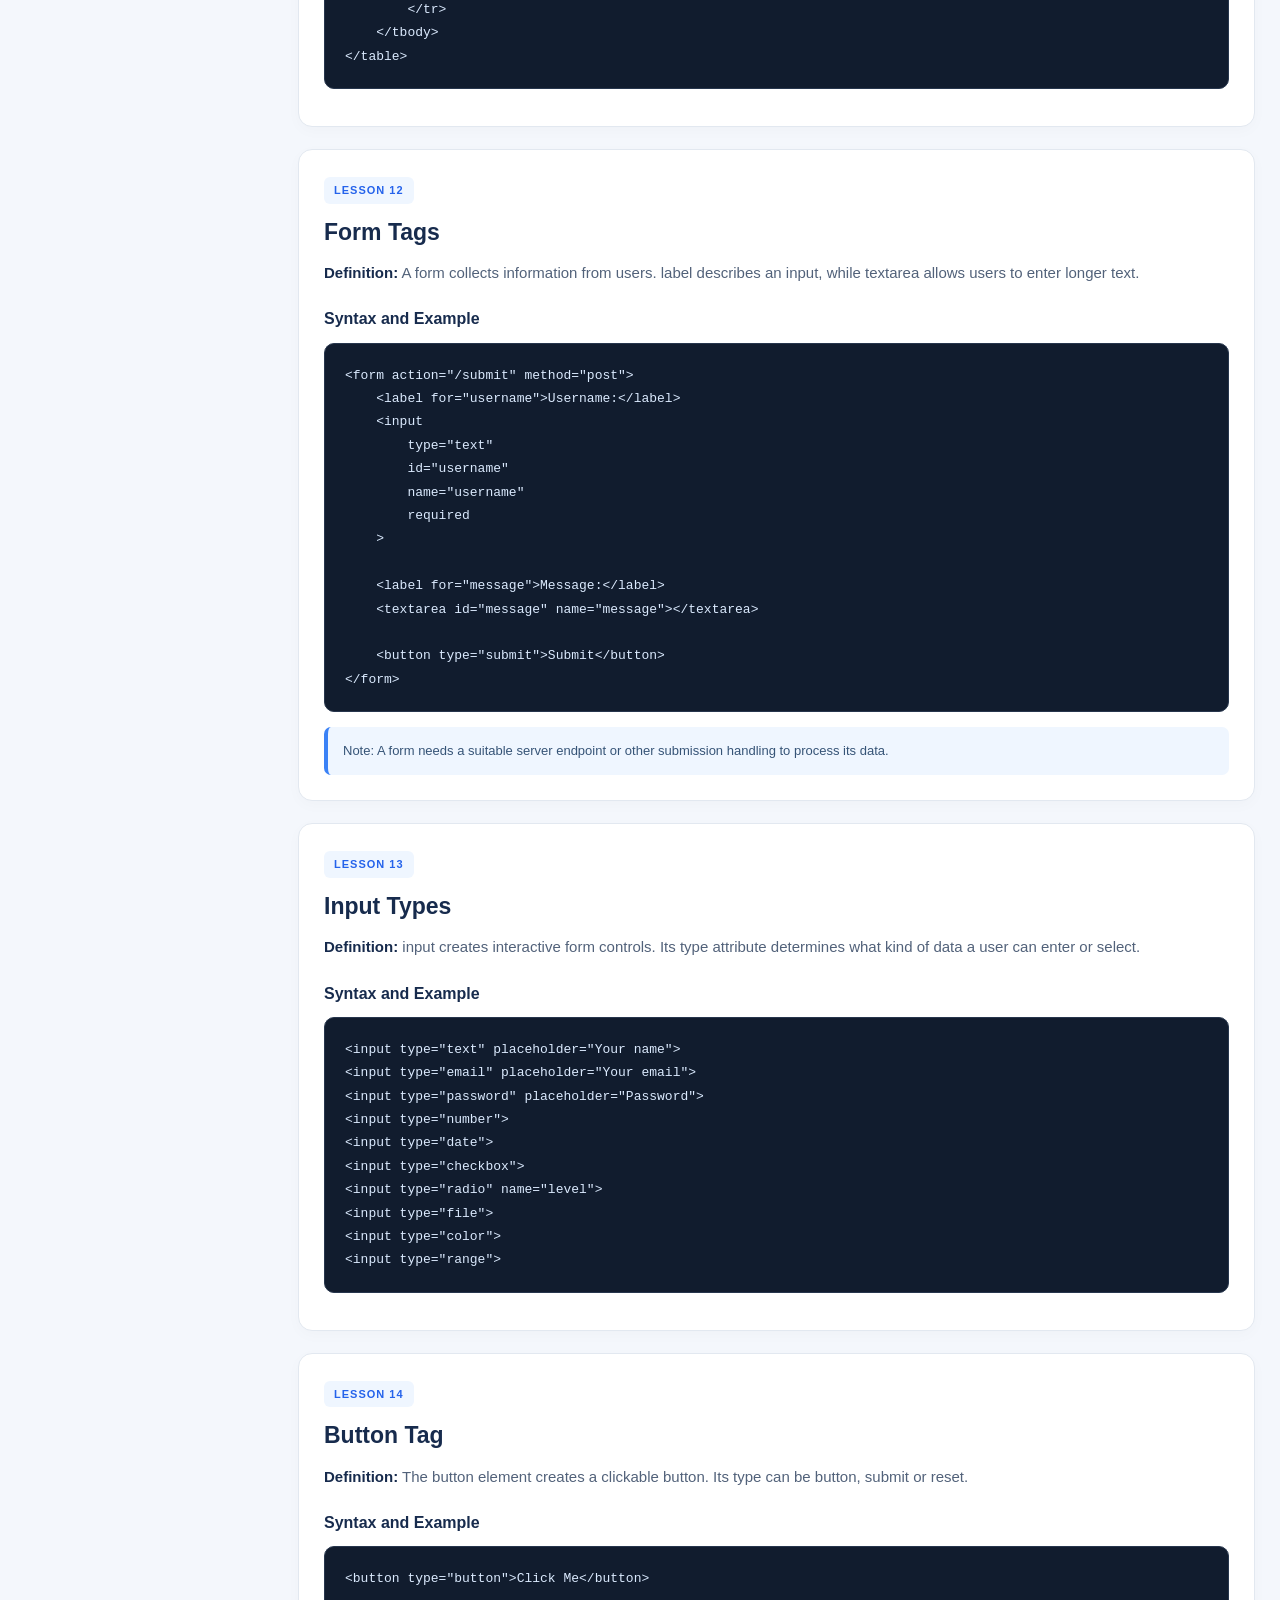
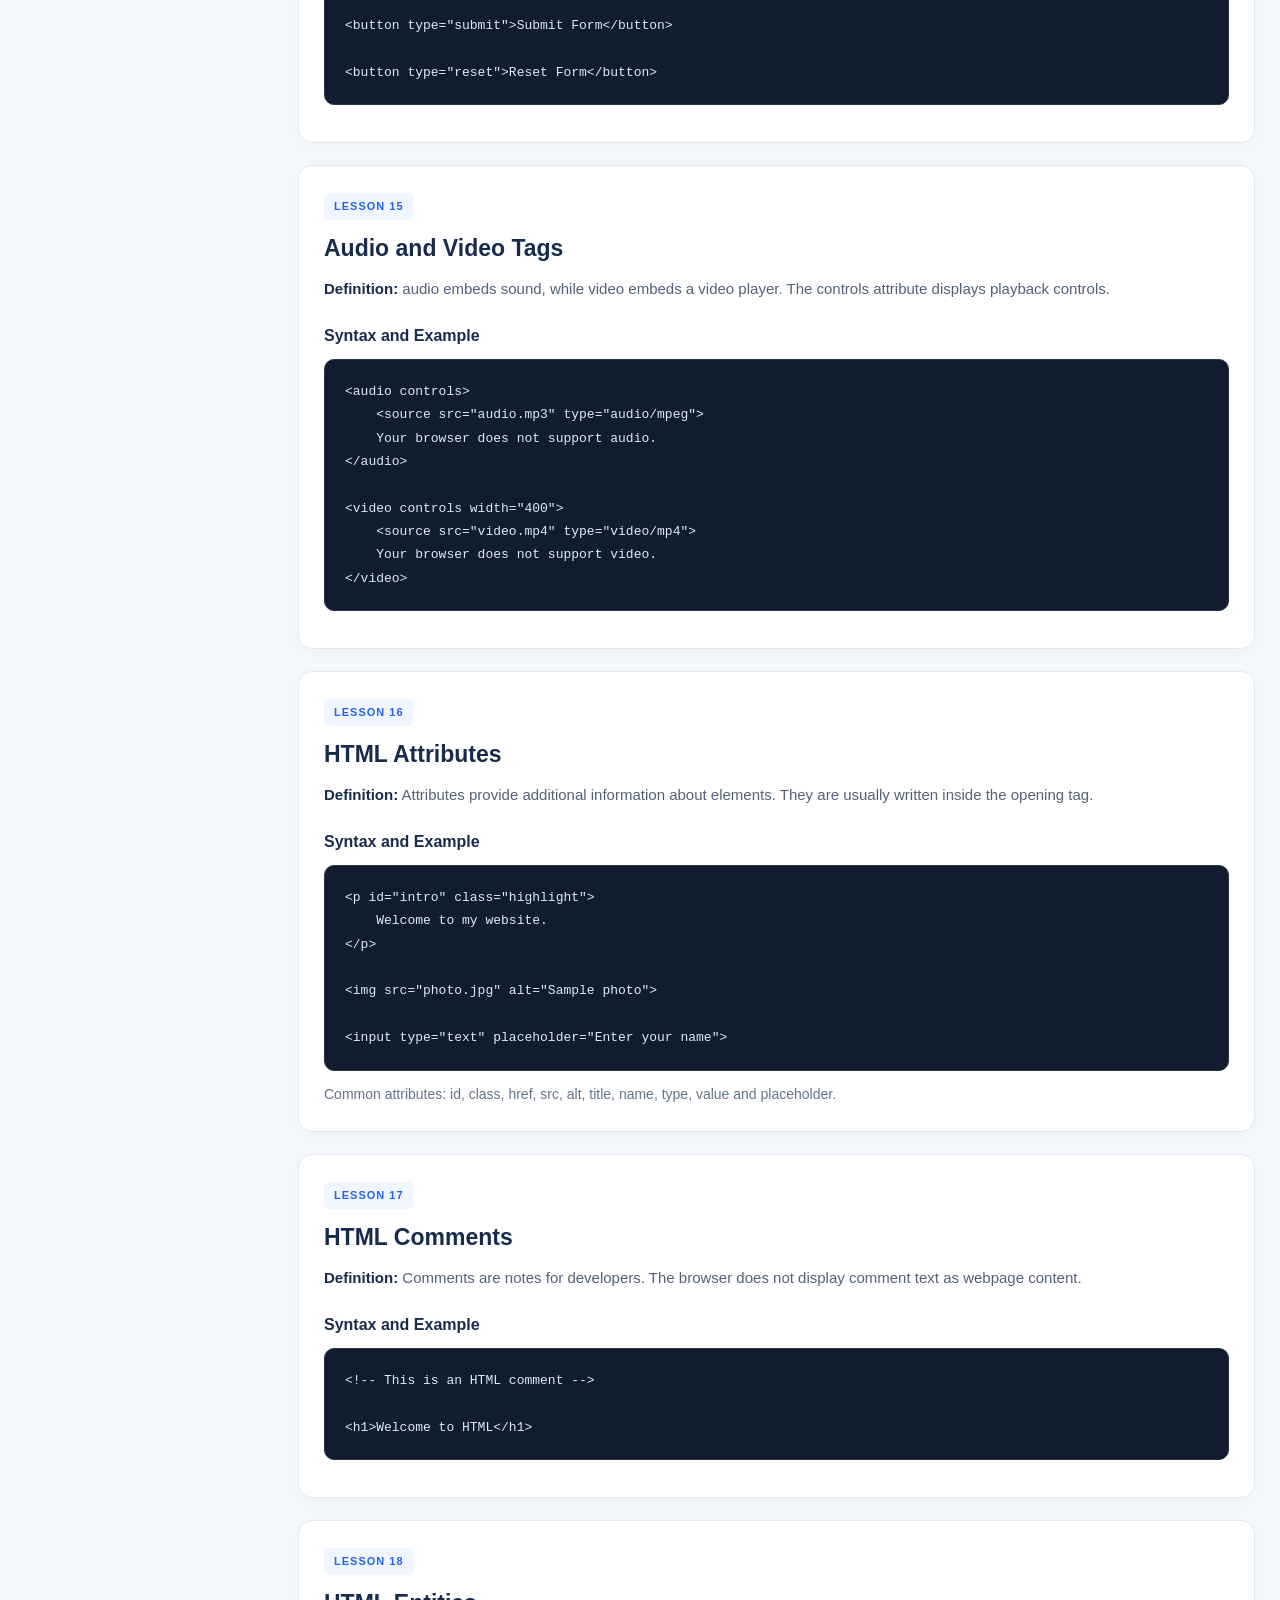
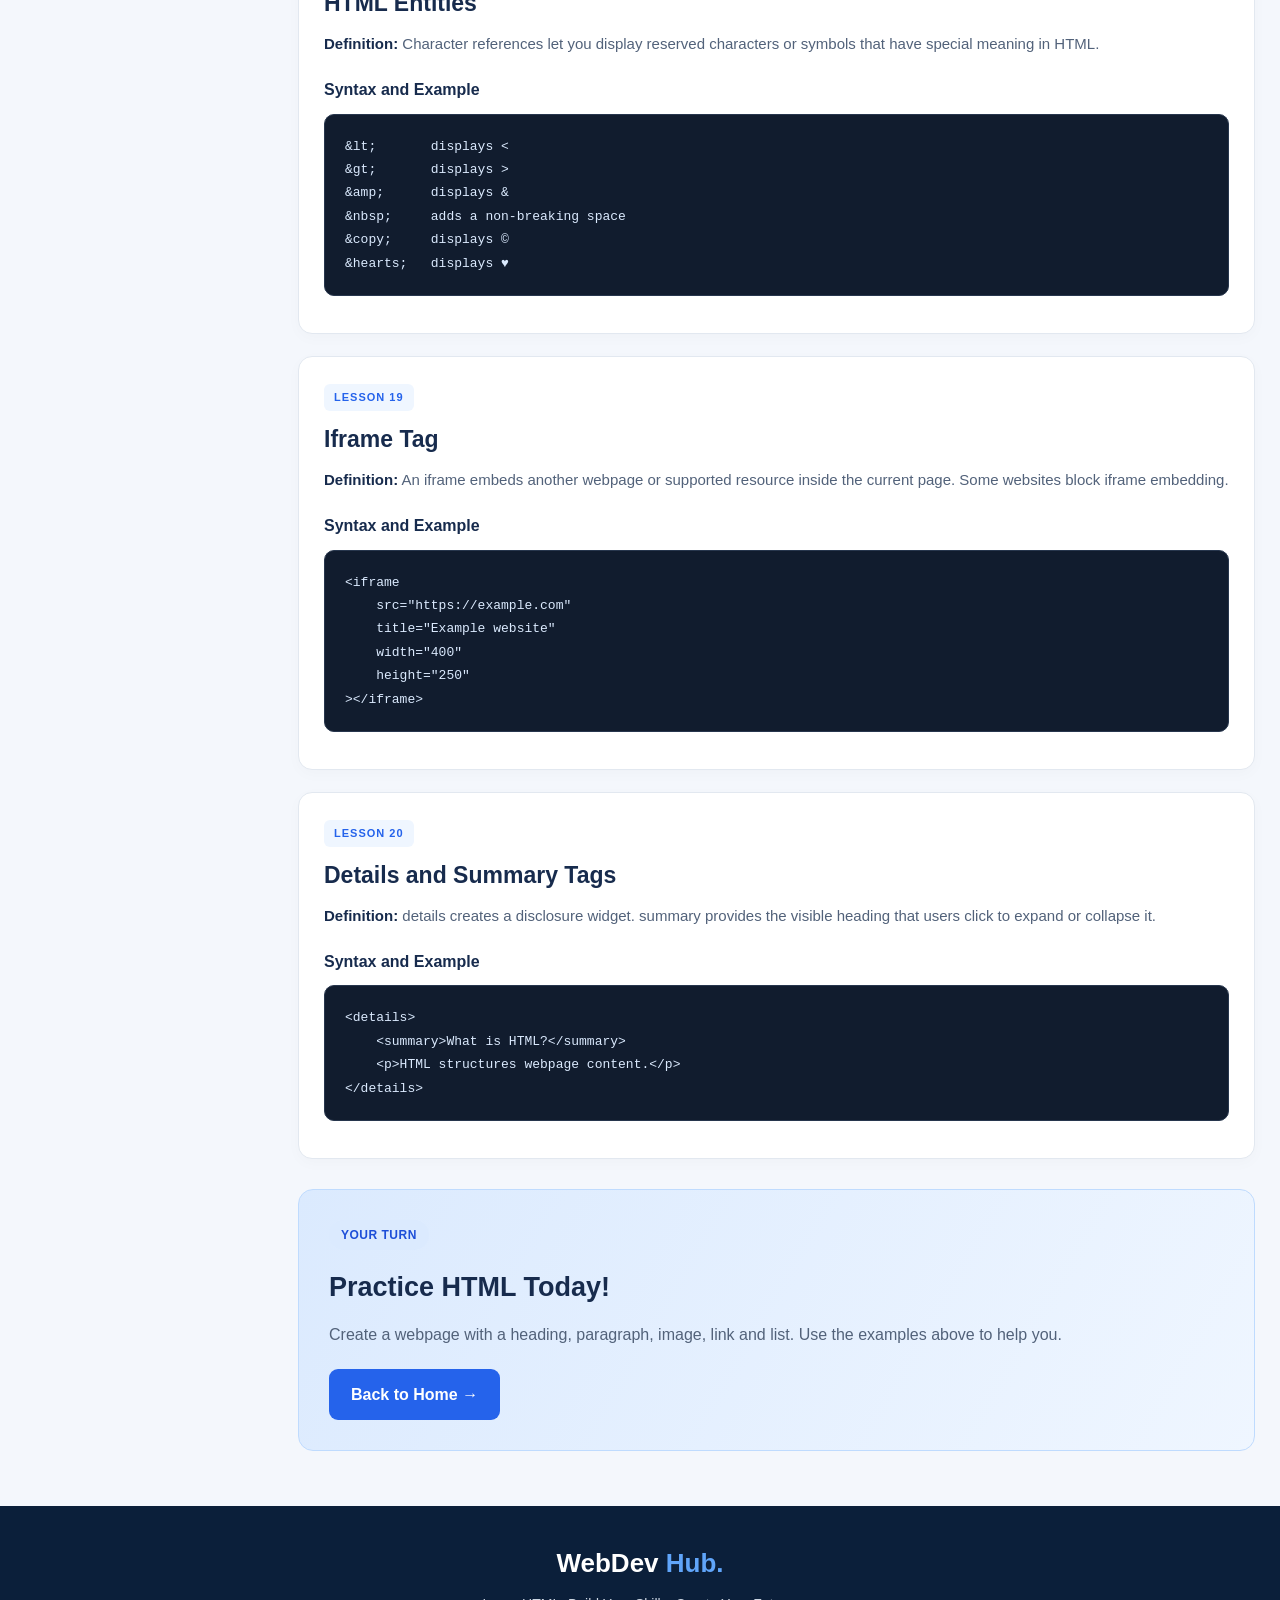
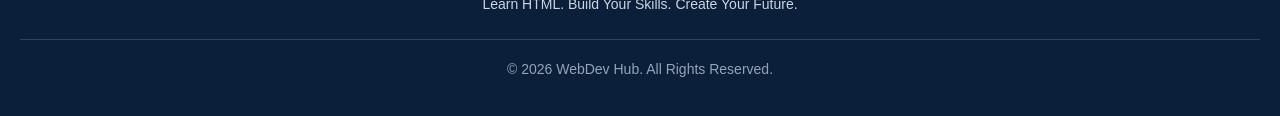
<file: html-course.html>
<!DOCTYPE html>
<html lang="en">

<head>
    <meta charset="UTF-8">
    <meta name="viewport" content="width=device-width, initial-scale=1.0">
    <title>Complete HTML Course | WebDev Hub</title>
    <link rel="stylesheet" href="html-course.css">
</head>

<body>

    <!-- Navbar -->
    <header class="navbar">
        <a href="mainpage.html" class="logo">WebDev <span>Hub.</span></a>

        <nav>
            <a href="mainpage.html">Home</a>
            <a href="#lessons">HTML Lessons</a>
            <a href="#practice">Practice</a>
            <a href="login.html" class="login">Login</a>
        </nav>
    </header>

    <!-- Hero Section -->
    <section class="hero">
        <div class="hero-content">
            <span class="badge">BEGINNER FRIENDLY</span>
            <h1>Complete <span>HTML Course</span></h1>

            <p>
                Learn HTML tags with easy definitions, syntax and
                practical examples. Start from the basics and build
                your own webpages step by step.
            </p>

            <div class="hero-info">
                <span>📘 20+ Topics</span>
                <span>💻 Code Examples</span>
                <span>🎯 Beginner Level</span>
            </div>

            <a href="#lessons" class="primary-btn">Start Learning →</a>
        </div>

        <div class="hero-card">
            <div class="html-icon">&lt;/&gt;</div>
            <h2>HTML Essentials</h2>
            <p>The building blocks of every website.</p>
            <div class="mini-code">
                <span>&lt;html&gt;</span><br>
                &nbsp;&nbsp;&lt;body&gt;<br>
                &nbsp;&nbsp;&nbsp;&nbsp;Hello World!<br>
                &nbsp;&nbsp;&lt;/body&gt;<br>
                &lt;/html&gt;
            </div>
        </div>
    </section>

    <!-- Main Course Layout -->
    <main class="course-layout">

        <!-- Sidebar -->
        <aside class="sidebar">
            <h3>Course Contents</h3>
            <a href="#structure">1. Document Structure</a>
            <a href="#headings">2. Heading Tags</a>
            <a href="#paragraph">3. Paragraph Tag</a>
            <a href="#text">4. Text Formatting</a>
            <a href="#links">5. Links</a>
            <a href="#images">6. Images</a>
            <a href="#lists">7. Lists</a>
            <a href="#breaks">8. Line Breaks</a>
            <a href="#div">9. Div and Span</a>
            <a href="#semantic">10. Semantic Tags</a>
            <a href="#tables">11. Tables</a>
            <a href="#forms">12. Forms</a>
            <a href="#inputs">13. Input Types</a>
            <a href="#buttons">14. Buttons</a>
            <a href="#media">15. Audio and Video</a>
            <a href="#attributes">16. Attributes</a>
            <a href="#comments">17. Comments</a>
            <a href="#entities">18. HTML Entities</a>
            <a href="#iframe">19. Iframes</a>
            <a href="#details">20. Details and Summary</a>
        </aside>

        <!-- Lessons -->
        <div class="lessons" id="lessons">

            <div class="section-title">
                <span class="small-label">YOUR LEARNING JOURNEY</span>
                <h2>HTML Tags, Definitions & Syntax</h2>
                <p>Understand each tag with a simple explanation and code example.</p>
            </div>

            <!-- 1 -->
            <article class="lesson" id="structure">
                <span class="lesson-number">LESSON 01</span>
                <h2>HTML Document Structure</h2>
                <p class="definition">
                    <strong>Definition:</strong> These elements create the basic
                    structure of an HTML document. The head contains metadata,
                    while the body contains the visible webpage content.
                </p>

                <h3>Syntax and Example</h3>
                <pre><code>&lt;!DOCTYPE html&gt;
&lt;html lang="en"&gt;
    &lt;head&gt;
        &lt;title&gt;My Website&lt;/title&gt;
    &lt;/head&gt;
    &lt;body&gt;
        &lt;h1&gt;Hello World!&lt;/h1&gt;
    &lt;/body&gt;
&lt;/html&gt;</code></pre>

                <div class="tip">Tip: The DOCTYPE declaration tells the browser to use HTML5 standards.</div>
            </article>

            <!-- 2 -->
            <article class="lesson" id="headings">
                <span class="lesson-number">LESSON 02</span>
                <h2>Heading Tags: &lt;h1&gt; to &lt;h6&gt;</h2>
                <p class="definition">
                    <strong>Definition:</strong> Heading tags define titles
                    and subtitles. HTML provides six heading levels, from h1
                    (highest level) to h6 (lowest level).
                </p>

                <h3>Syntax and Example</h3>
                <pre><code>&lt;h1&gt;Main Heading&lt;/h1&gt;
&lt;h2&gt;Section Heading&lt;/h2&gt;
&lt;h3&gt;Subheading&lt;/h3&gt;
&lt;h4&gt;Heading Four&lt;/h4&gt;
&lt;h5&gt;Heading Five&lt;/h5&gt;
&lt;h6&gt;Heading Six&lt;/h6&gt;</code></pre>
            </article>

            <!-- 3 -->
            <article class="lesson" id="paragraph">
                <span class="lesson-number">LESSON 03</span>
                <h2>Paragraph Tag: &lt;p&gt;</h2>
                <p class="definition">
                    <strong>Definition:</strong> The p tag is used to display
                    a paragraph of text. Browsers normally add space before
                    and after a paragraph.
                </p>

                <h3>Syntax and Example</h3>
                <pre><code>&lt;p&gt;HTML is used to structure webpages.&lt;/p&gt;
&lt;p&gt;CSS is used to style webpages.&lt;/p&gt;</code></pre>
            </article>

            <!-- 4 -->
            <article class="lesson" id="text">
                <span class="lesson-number">LESSON 04</span>
                <h2>Text Formatting Tags</h2>
                <p class="definition">
                    <strong>Definition:</strong> These tags emphasize text,
                    show importance, or provide different text formatting.
                </p>

                <h3>Syntax and Example</h3>
                <pre><code>&lt;b&gt;Bold text&lt;/b&gt;
&lt;strong&gt;Important text&lt;/strong&gt;
&lt;i&gt;Italic text&lt;/i&gt;
&lt;em&gt;Emphasized text&lt;/em&gt;
&lt;u&gt;Underlined text&lt;/u&gt;
&lt;mark&gt;Highlighted text&lt;/mark&gt;
&lt;small&gt;Small text&lt;/small&gt;
&lt;del&gt;Deleted text&lt;/del&gt;
&lt;ins&gt;Inserted text&lt;/ins&gt;
H&lt;sub&gt;2&lt;/sub&gt;O
X&lt;sup&gt;2&lt;/sup&gt;</code></pre>
            </article>

            <!-- 5 -->
            <article class="lesson" id="links">
                <span class="lesson-number">LESSON 05</span>
                <h2>Anchor Tag: &lt;a&gt;</h2>
                <p class="definition">
                    <strong>Definition:</strong> The anchor tag creates
                    hyperlinks to other pages, websites, files or sections
                    of the current page. The href attribute sets the destination.
                </p>

                <h3>Syntax and Example</h3>
                <pre><code>&lt;a href="about.html"&gt;About Us&lt;/a&gt;

&lt;a href="https://example.com"
   target="_blank"
   rel="noopener"&gt;
    Visit Website
&lt;/a&gt;

&lt;a href="#practice"&gt;Go to Practice&lt;/a&gt;</code></pre>
            </article>

            <!-- 6 -->
            <article class="lesson" id="images">
                <span class="lesson-number">LESSON 06</span>
                <h2>Image Tag: &lt;img&gt;</h2>
                <p class="definition">
                    <strong>Definition:</strong> The img tag displays an
                    image. The src attribute specifies the image location
                    and alt provides alternative text describing the image.
                </p>

                <h3>Syntax and Example</h3>
                <pre><code>&lt;img
    src="images/photo.jpg"
    alt="A beautiful landscape"
    width="300"
&gt;</code></pre>

                <div class="tip">Tip: The img element is a void element, so it does not require a closing tag.</div>
            </article>

            <!-- 7 -->
            <article class="lesson" id="lists">
                <span class="lesson-number">LESSON 07</span>
                <h2>List Tags: &lt;ul&gt;, &lt;ol&gt;, &lt;li&gt;</h2>
                <p class="definition">
                    <strong>Definition:</strong> ul creates an unordered
                    (bulleted) list, ol creates an ordered (numbered) list,
                    and li represents each list item.
                </p>

                <h3>Syntax and Example</h3>
                <pre><code>&lt;!-- Unordered list --&gt;
&lt;ul&gt;
    &lt;li&gt;HTML&lt;/li&gt;
    &lt;li&gt;CSS&lt;/li&gt;
&lt;/ul&gt;

&lt;!-- Ordered list --&gt;
&lt;ol&gt;
    &lt;li&gt;Learn HTML&lt;/li&gt;
    &lt;li&gt;Learn CSS&lt;/li&gt;
&lt;/ol&gt;

&lt;!-- Description list --&gt;
&lt;dl&gt;
    &lt;dt&gt;HTML&lt;/dt&gt;
    &lt;dd&gt;Structures web content.&lt;/dd&gt;
&lt;/dl&gt;</code></pre>
            </article>

            <!-- 8 -->
            <article class="lesson" id="breaks">
                <span class="lesson-number">LESSON 08</span>
                <h2>Line Break and Horizontal Rule</h2>
                <p class="definition">
                    <strong>Definition:</strong> br starts a new line.
                    hr represents a thematic break, often displayed as a
                    horizontal line.
                </p>

                <h3>Syntax and Example</h3>
                <pre><code>&lt;p&gt;Hello&lt;br&gt;Welcome to HTML.&lt;/p&gt;

&lt;hr&gt;</code></pre>
            </article>

            <!-- 9 -->
            <article class="lesson" id="div">
                <span class="lesson-number">LESSON 09</span>
                <h2>Division and Span Tags</h2>
                <p class="definition">
                    <strong>Definition:</strong> div groups block-level
                    content, while span groups a small part of text inline.
                    Both are commonly used with CSS.
                </p>

                <h3>Syntax and Example</h3>
                <pre><code>&lt;div class="card"&gt;
    &lt;h2&gt;HTML Course&lt;/h2&gt;
    &lt;p&gt;Learn &lt;span class="highlight"&gt;HTML&lt;/span&gt; today.&lt;/p&gt;
&lt;/div&gt;</code></pre>
            </article>

            <!-- 10 -->
            <article class="lesson" id="semantic">
                <span class="lesson-number">LESSON 10</span>
                <h2>Semantic HTML Tags</h2>
                <p class="definition">
                    <strong>Definition:</strong> Semantic elements describe
                    the purpose of the content they contain, helping make
                    webpage structure clearer and more accessible.
                </p>

                <h3>Syntax and Example</h3>
                <pre><code>&lt;header&gt;Website Header&lt;/header&gt;

&lt;nav&gt;
    &lt;a href="mainpage.html"&gt;Home&lt;/a&gt;
&lt;/nav&gt;

&lt;main&gt;
    &lt;section&gt;
        &lt;h2&gt;About Us&lt;/h2&gt;
        &lt;p&gt;Our main content.&lt;/p&gt;
    &lt;/section&gt;

    &lt;article&gt;An independent article&lt;/article&gt;
    &lt;aside&gt;Related information&lt;/aside&gt;
&lt;/main&gt;

&lt;footer&gt;Copyright Information&lt;/footer&gt;</code></pre>
            </article>

            <!-- 11 -->
            <article class="lesson" id="tables">
                <span class="lesson-number">LESSON 11</span>
                <h2>Table Tags</h2>
                <p class="definition">
                    <strong>Definition:</strong> Tables display related
                    information in rows and columns. tr creates a row,
                    th creates a header cell and td creates a data cell.
                </p>

                <h3>Syntax and Example</h3>
                <pre><code>&lt;table&gt;
    &lt;thead&gt;
        &lt;tr&gt;
            &lt;th&gt;Course&lt;/th&gt;
            &lt;th&gt;Duration&lt;/th&gt;
        &lt;/tr&gt;
    &lt;/thead&gt;

    &lt;tbody&gt;
        &lt;tr&gt;
            &lt;td&gt;HTML&lt;/td&gt;
            &lt;td&gt;2 Weeks&lt;/td&gt;
        &lt;/tr&gt;
    &lt;/tbody&gt;
&lt;/table&gt;</code></pre>
            </article>

            <!-- 12 -->
            <article class="lesson" id="forms">
                <span class="lesson-number">LESSON 12</span>
                <h2>Form Tags</h2>
                <p class="definition">
                    <strong>Definition:</strong> A form collects information
                    from users. label describes an input, while textarea
                    allows users to enter longer text.
                </p>

                <h3>Syntax and Example</h3>
                <pre><code>&lt;form action="/submit" method="post"&gt;
    &lt;label for="username"&gt;Username:&lt;/label&gt;
    &lt;input
        type="text"
        id="username"
        name="username"
        required
    &gt;

    &lt;label for="message"&gt;Message:&lt;/label&gt;
    &lt;textarea id="message" name="message"&gt;&lt;/textarea&gt;

    &lt;button type="submit"&gt;Submit&lt;/button&gt;
&lt;/form&gt;</code></pre>

                <div class="tip">Note: A form needs a suitable server endpoint or other submission handling to process
                    its data.</div>
            </article>

            <!-- 13 -->
            <article class="lesson" id="inputs">
                <span class="lesson-number">LESSON 13</span>
                <h2>Input Types</h2>
                <p class="definition">
                    <strong>Definition:</strong> input creates interactive
                    form controls. Its type attribute determines what kind
                    of data a user can enter or select.
                </p>

                <h3>Syntax and Example</h3>
                <pre><code>&lt;input type="text" placeholder="Your name"&gt;
&lt;input type="email" placeholder="Your email"&gt;
&lt;input type="password" placeholder="Password"&gt;
&lt;input type="number"&gt;
&lt;input type="date"&gt;
&lt;input type="checkbox"&gt;
&lt;input type="radio" name="level"&gt;
&lt;input type="file"&gt;
&lt;input type="color"&gt;
&lt;input type="range"&gt;</code></pre>
            </article>

            <!-- 14 -->
            <article class="lesson" id="buttons">
                <span class="lesson-number">LESSON 14</span>
                <h2>Button Tag</h2>
                <p class="definition">
                    <strong>Definition:</strong> The button element creates
                    a clickable button. Its type can be button, submit
                    or reset.
                </p>

                <h3>Syntax and Example</h3>
                <pre><code>&lt;button type="button"&gt;Click Me&lt;/button&gt;

&lt;button type="submit"&gt;Submit Form&lt;/button&gt;

&lt;button type="reset"&gt;Reset Form&lt;/button&gt;</code></pre>
            </article>

            <!-- 15 -->
            <article class="lesson" id="media">
                <span class="lesson-number">LESSON 15</span>
                <h2>Audio and Video Tags</h2>
                <p class="definition">
                    <strong>Definition:</strong> audio embeds sound,
                    while video embeds a video player. The controls
                    attribute displays playback controls.
                </p>

                <h3>Syntax and Example</h3>
                <pre><code>&lt;audio controls&gt;
    &lt;source src="audio.mp3" type="audio/mpeg"&gt;
    Your browser does not support audio.
&lt;/audio&gt;

&lt;video controls width="400"&gt;
    &lt;source src="video.mp4" type="video/mp4"&gt;
    Your browser does not support video.
&lt;/video&gt;</code></pre>
            </article>

            <!-- 16 -->
            <article class="lesson" id="attributes">
                <span class="lesson-number">LESSON 16</span>
                <h2>HTML Attributes</h2>
                <p class="definition">
                    <strong>Definition:</strong> Attributes provide
                    additional information about elements. They are
                    usually written inside the opening tag.
                </p>

                <h3>Syntax and Example</h3>
                <pre><code>&lt;p id="intro" class="highlight"&gt;
    Welcome to my website.
&lt;/p&gt;

&lt;img src="photo.jpg" alt="Sample photo"&gt;

&lt;input type="text" placeholder="Enter your name"&gt;</code></pre>
                <p class="explanation">
                    Common attributes: id, class, href, src, alt,
                    title, name, type, value and placeholder.
                </p>
            </article>

            <!-- 17 -->
            <article class="lesson" id="comments">
                <span class="lesson-number">LESSON 17</span>
                <h2>HTML Comments</h2>
                <p class="definition">
                    <strong>Definition:</strong> Comments are notes for
                    developers. The browser does not display comment
                    text as webpage content.
                </p>

                <h3>Syntax and Example</h3>
                <pre><code>&lt;!-- This is an HTML comment --&gt;

&lt;h1&gt;Welcome to HTML&lt;/h1&gt;</code></pre>
            </article>

            <!-- 18 -->
            <article class="lesson" id="entities">
                <span class="lesson-number">LESSON 18</span>
                <h2>HTML Entities</h2>
                <p class="definition">
                    <strong>Definition:</strong> Character references
                    let you display reserved characters or symbols
                    that have special meaning in HTML.
                </p>

                <h3>Syntax and Example</h3>
                <pre><code>&amp;lt;       displays &lt;
&amp;gt;       displays &gt;
&amp;amp;      displays &amp;
&amp;nbsp;     adds a non-breaking space
&amp;copy;     displays ©
&amp;hearts;   displays ♥</code></pre>
            </article>

            <!-- 19 -->
            <article class="lesson" id="iframe">
                <span class="lesson-number">LESSON 19</span>
                <h2>Iframe Tag</h2>
                <p class="definition">
                    <strong>Definition:</strong> An iframe embeds another
                    webpage or supported resource inside the current page.
                    Some websites block iframe embedding.
                </p>

                <h3>Syntax and Example</h3>
                <pre><code>&lt;iframe
    src="https://example.com"
    title="Example website"
    width="400"
    height="250"
&gt;&lt;/iframe&gt;</code></pre>
            </article>

            <!-- 20 -->
            <article class="lesson" id="details">
                <span class="lesson-number">LESSON 20</span>
                <h2>Details and Summary Tags</h2>
                <p class="definition">
                    <strong>Definition:</strong> details creates a
                    disclosure widget. summary provides the visible
                    heading that users click to expand or collapse it.
                </p>

                <h3>Syntax and Example</h3>
                <pre><code>&lt;details&gt;
    &lt;summary&gt;What is HTML?&lt;/summary&gt;
    &lt;p&gt;HTML structures webpage content.&lt;/p&gt;
&lt;/details&gt;</code></pre>
            </article>

            <!-- Practice -->
            <section class="practice" id="practice">
                <span class="small-label">YOUR TURN</span>
                <h2>Practice HTML Today!</h2>
                <p>
                    Create a webpage with a heading, paragraph, image,
                    link and list. Use the examples above to help you.
                </p>
                <a href="index.html" class="primary-btn">Back to Home →</a>
            </section>

        </div>
    </main>

    <!-- Footer -->
    <footer class="footer">
        <h2>WebDev <span>Hub.</span></h2>
        <p>Learn HTML. Build Your Skills. Create Your Future.</p>
        <p class="copyright">© 2026 WebDev Hub. All Rights Reserved.</p>
    </footer>

</body>

</html>
</file>
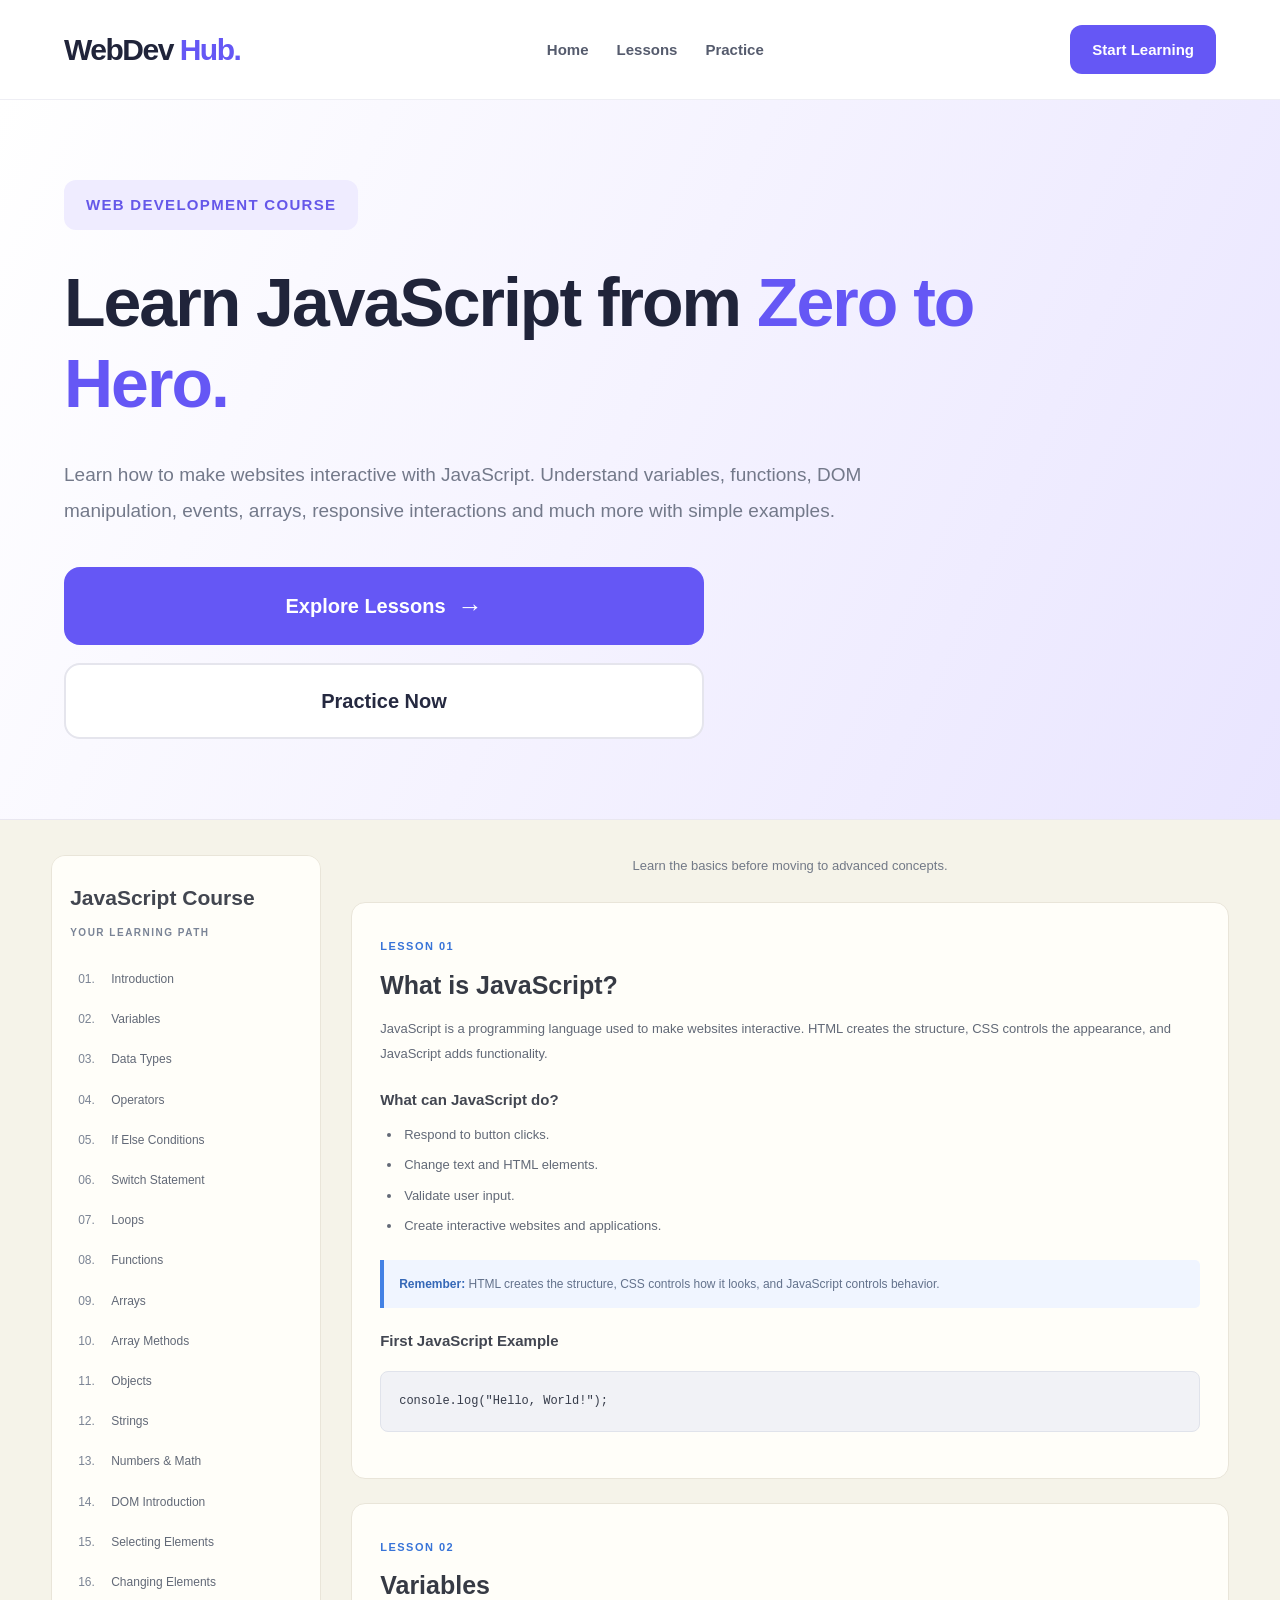
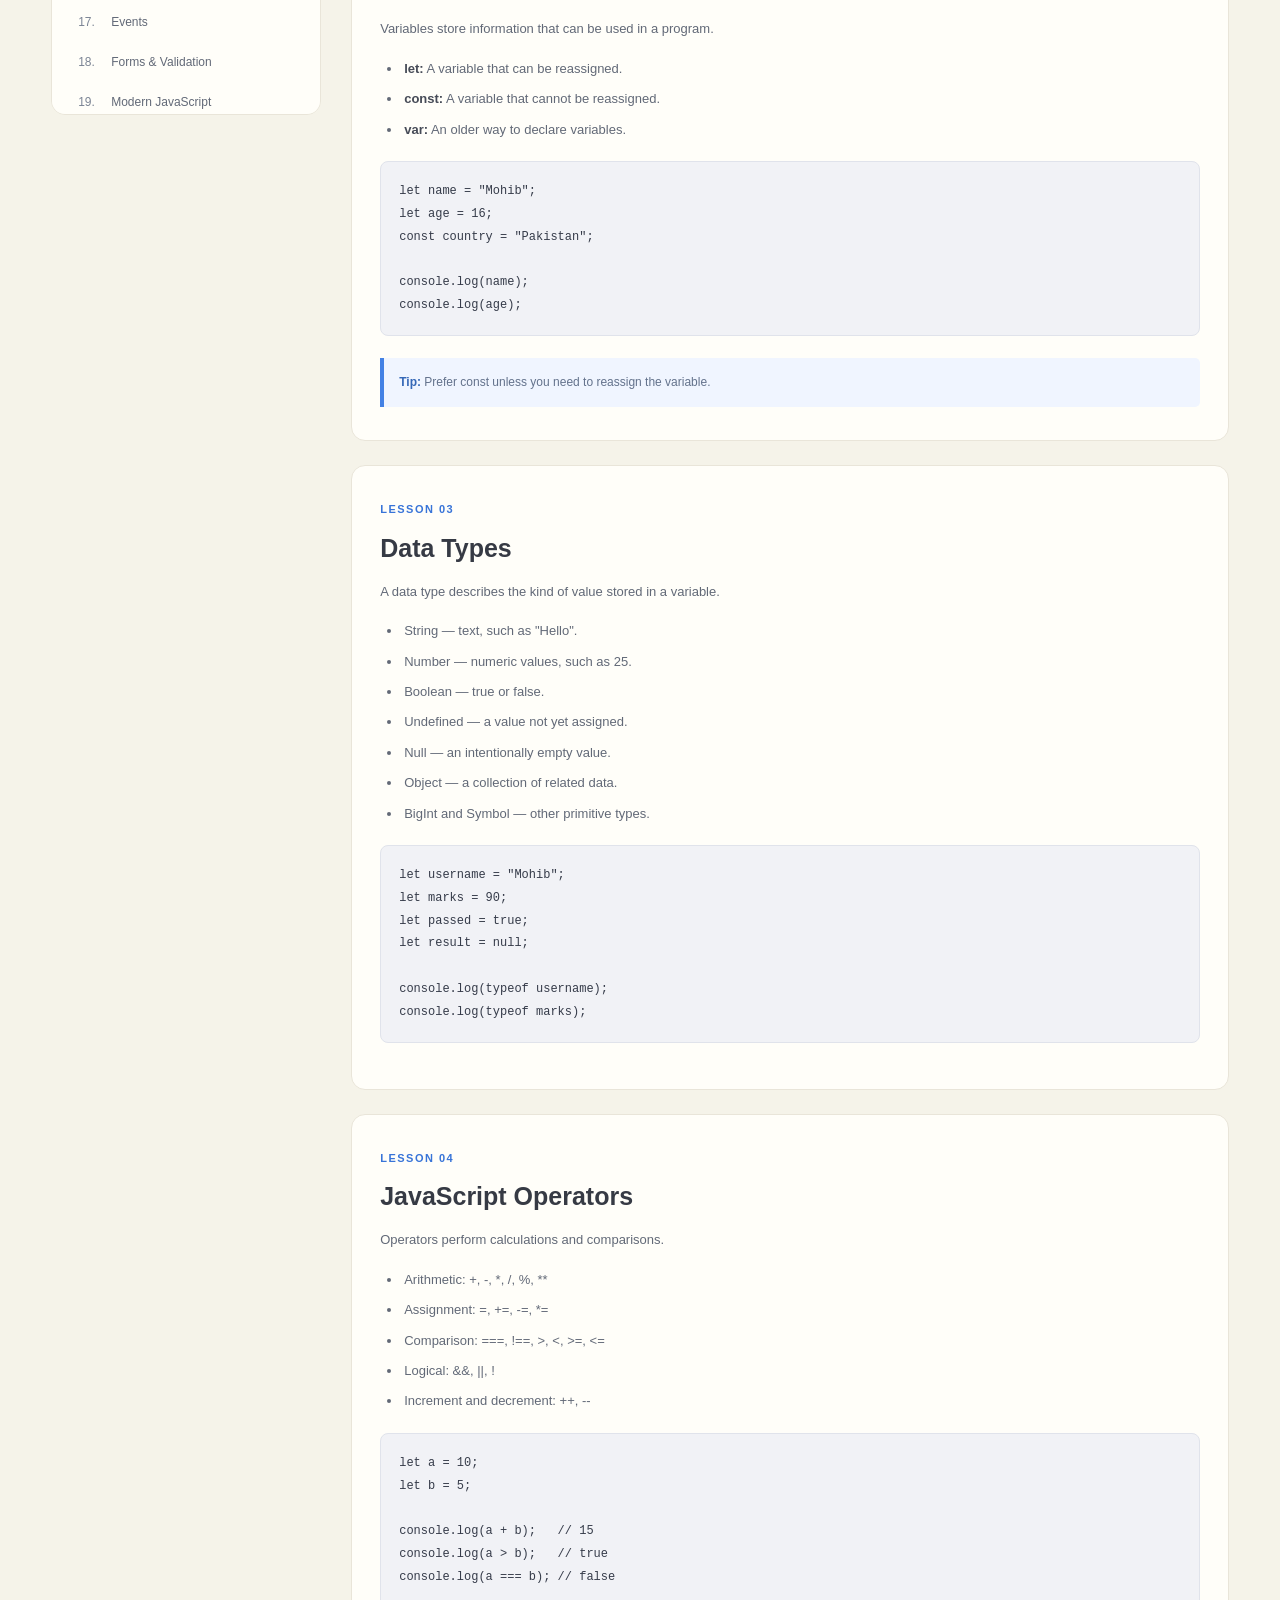
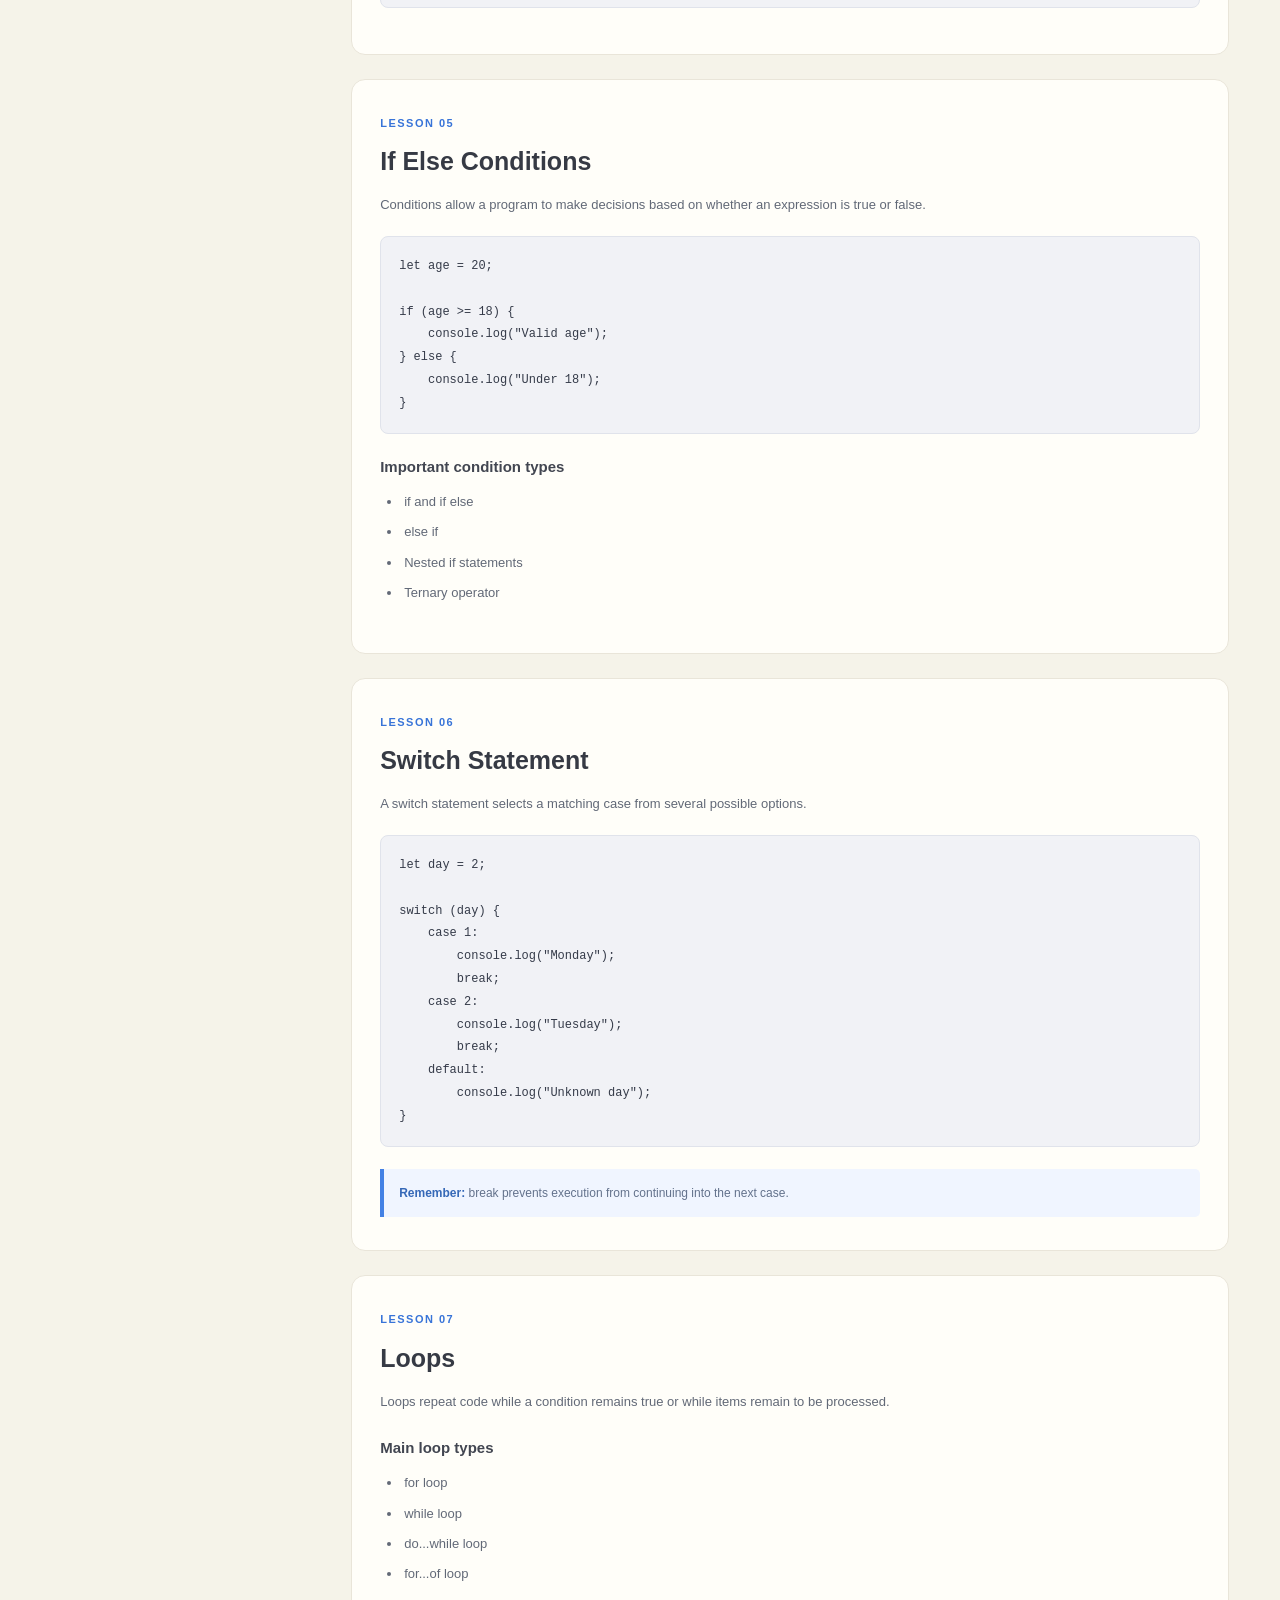
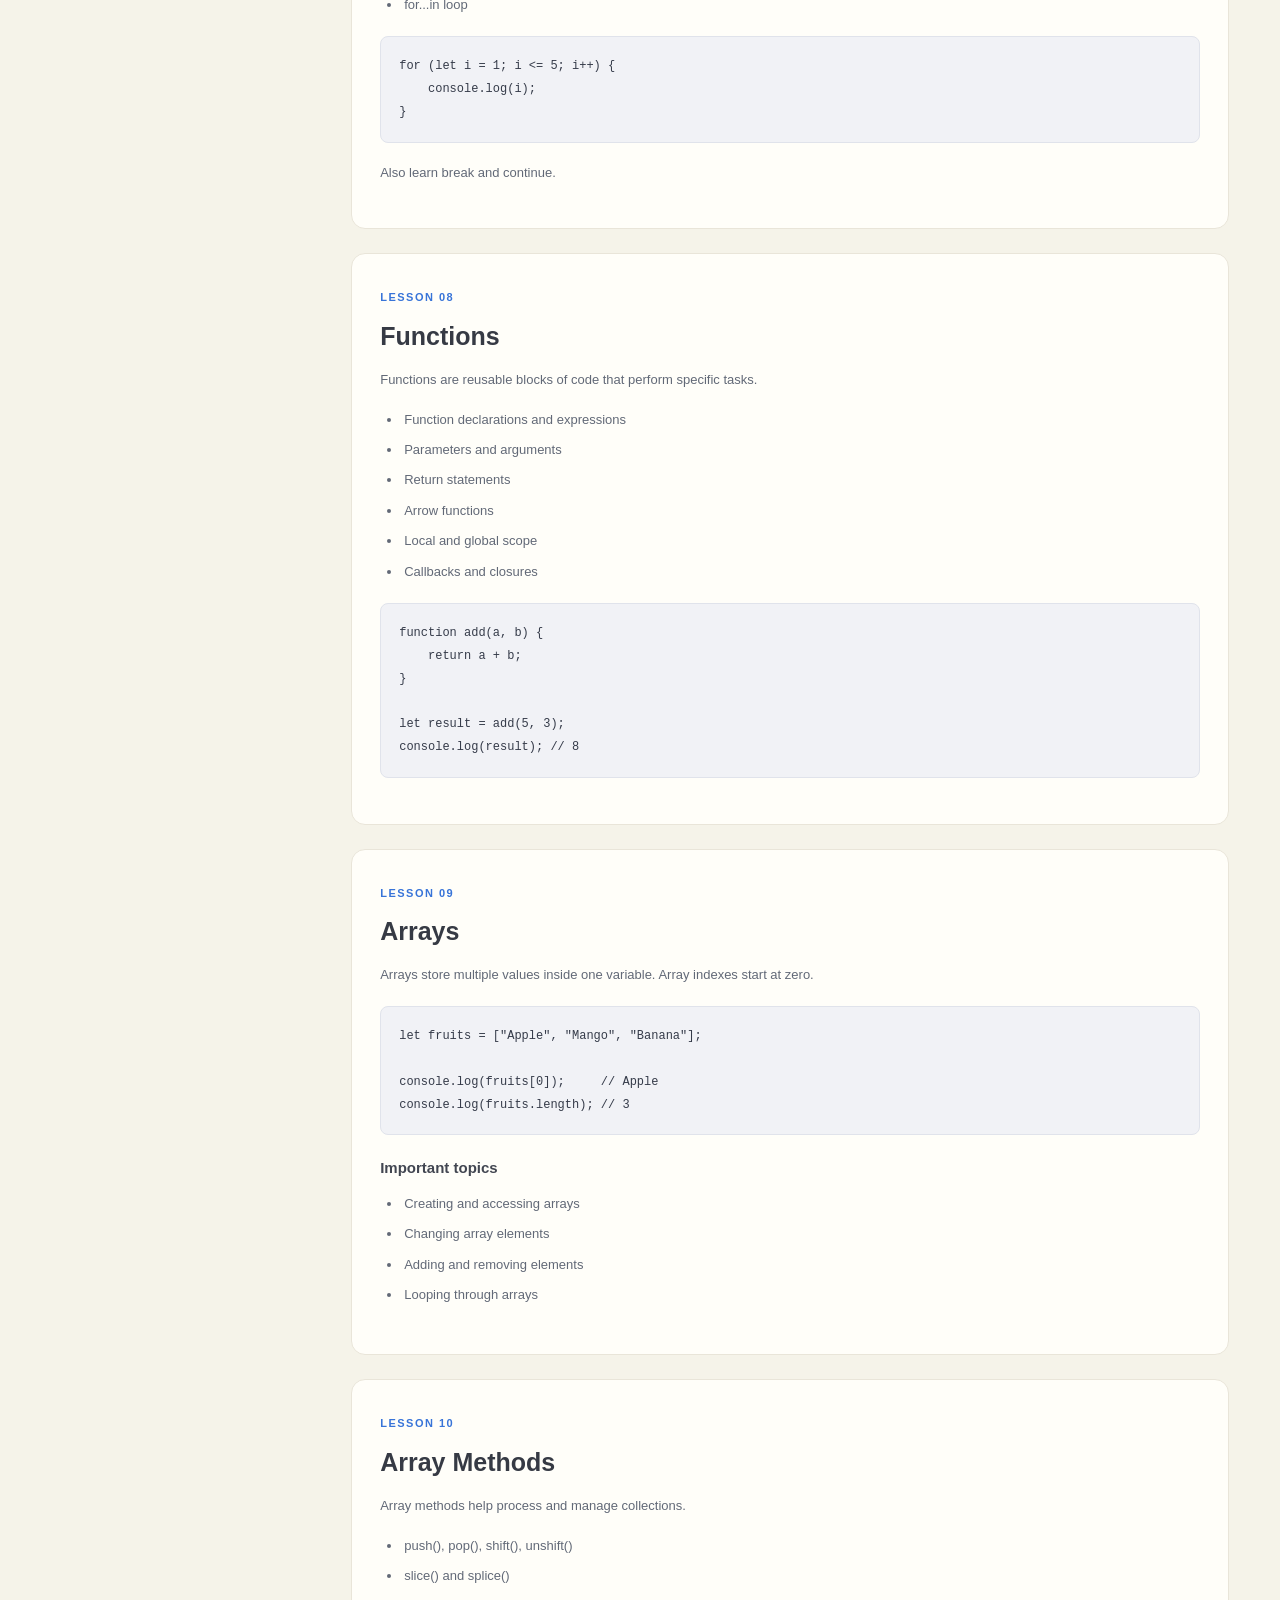
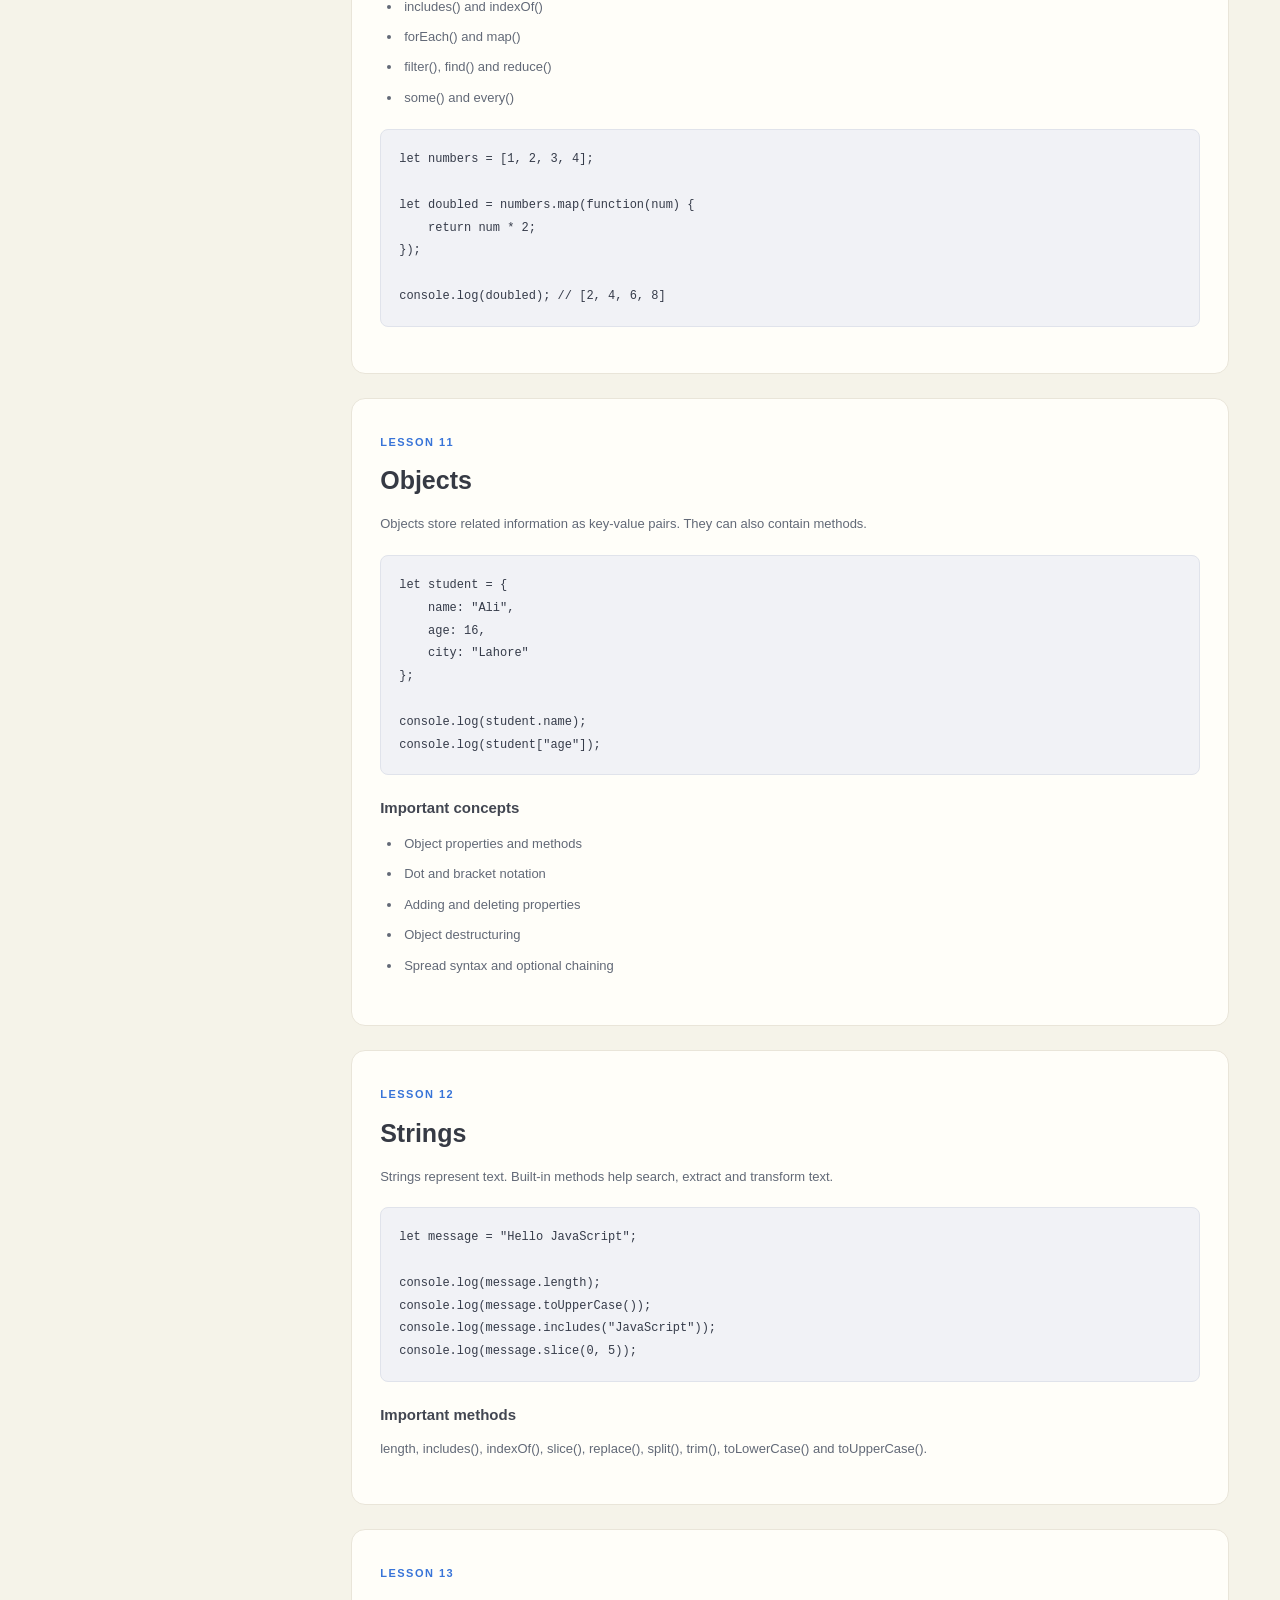
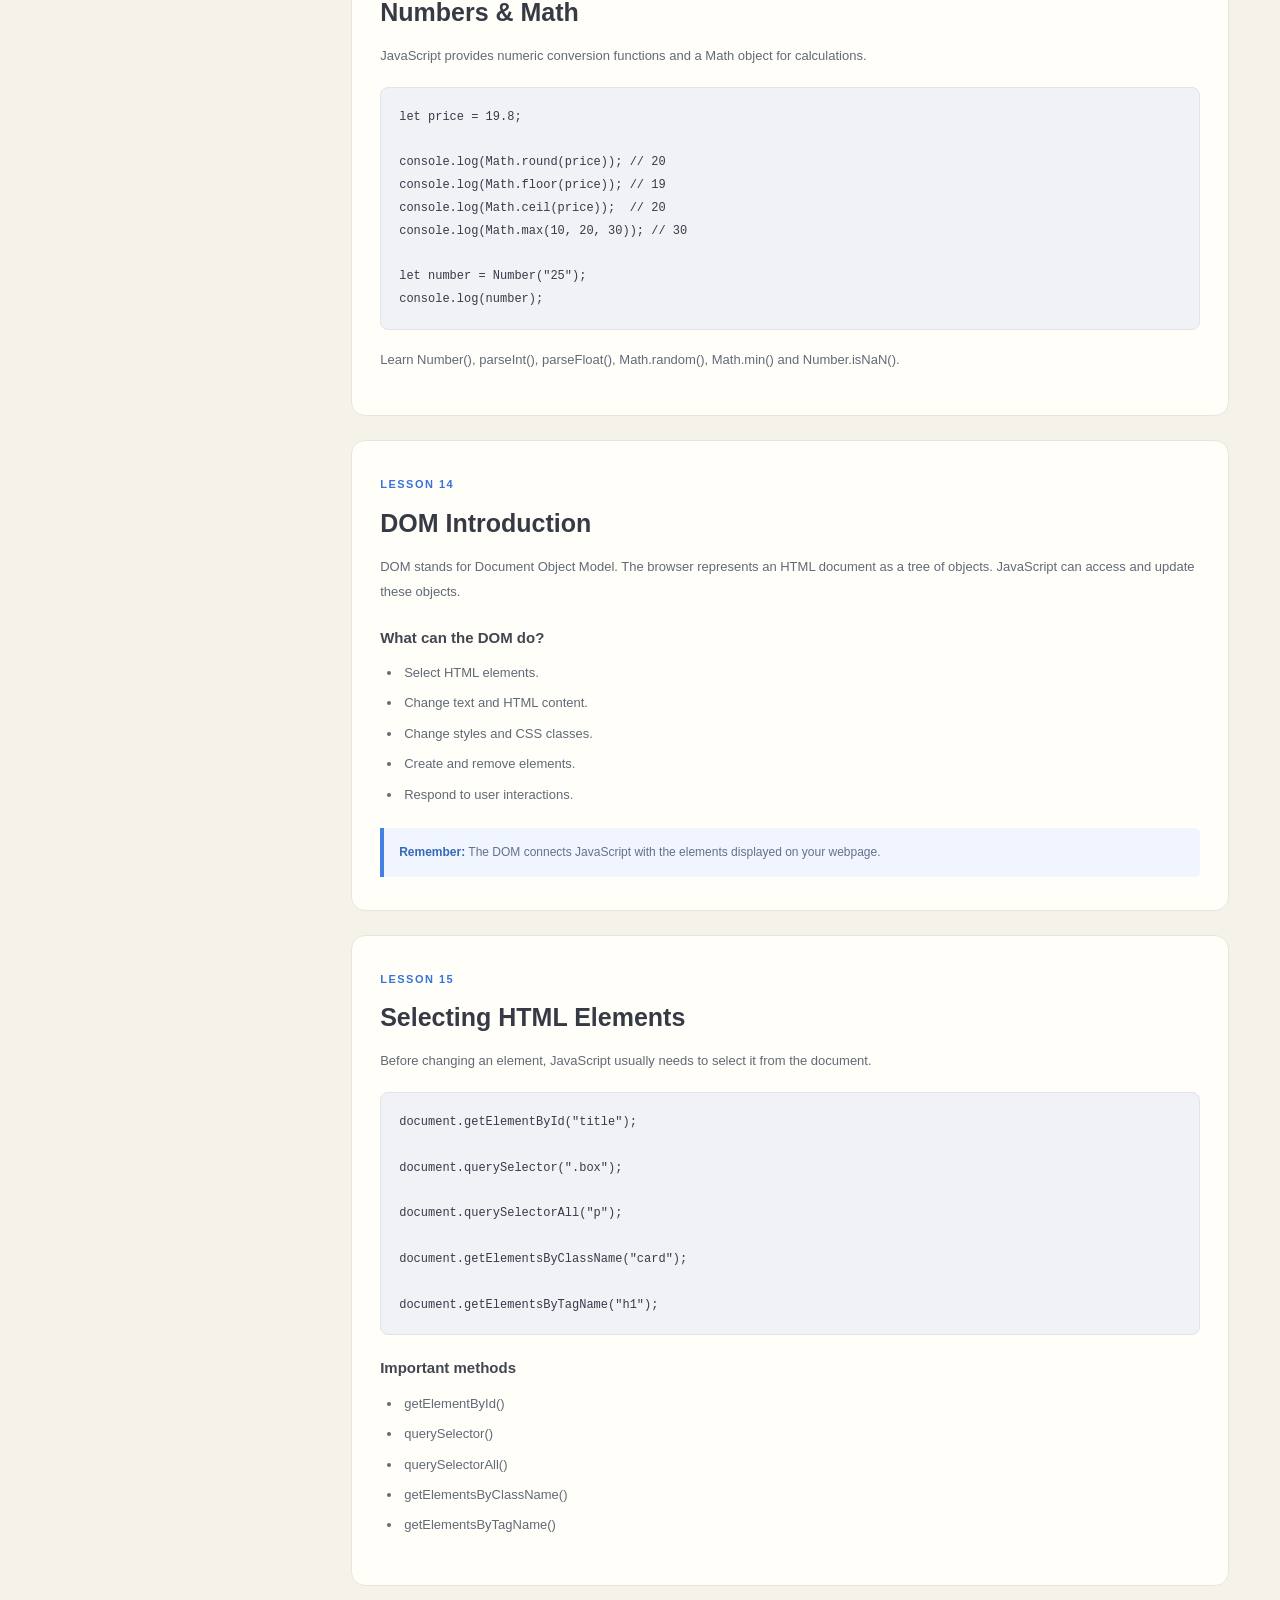
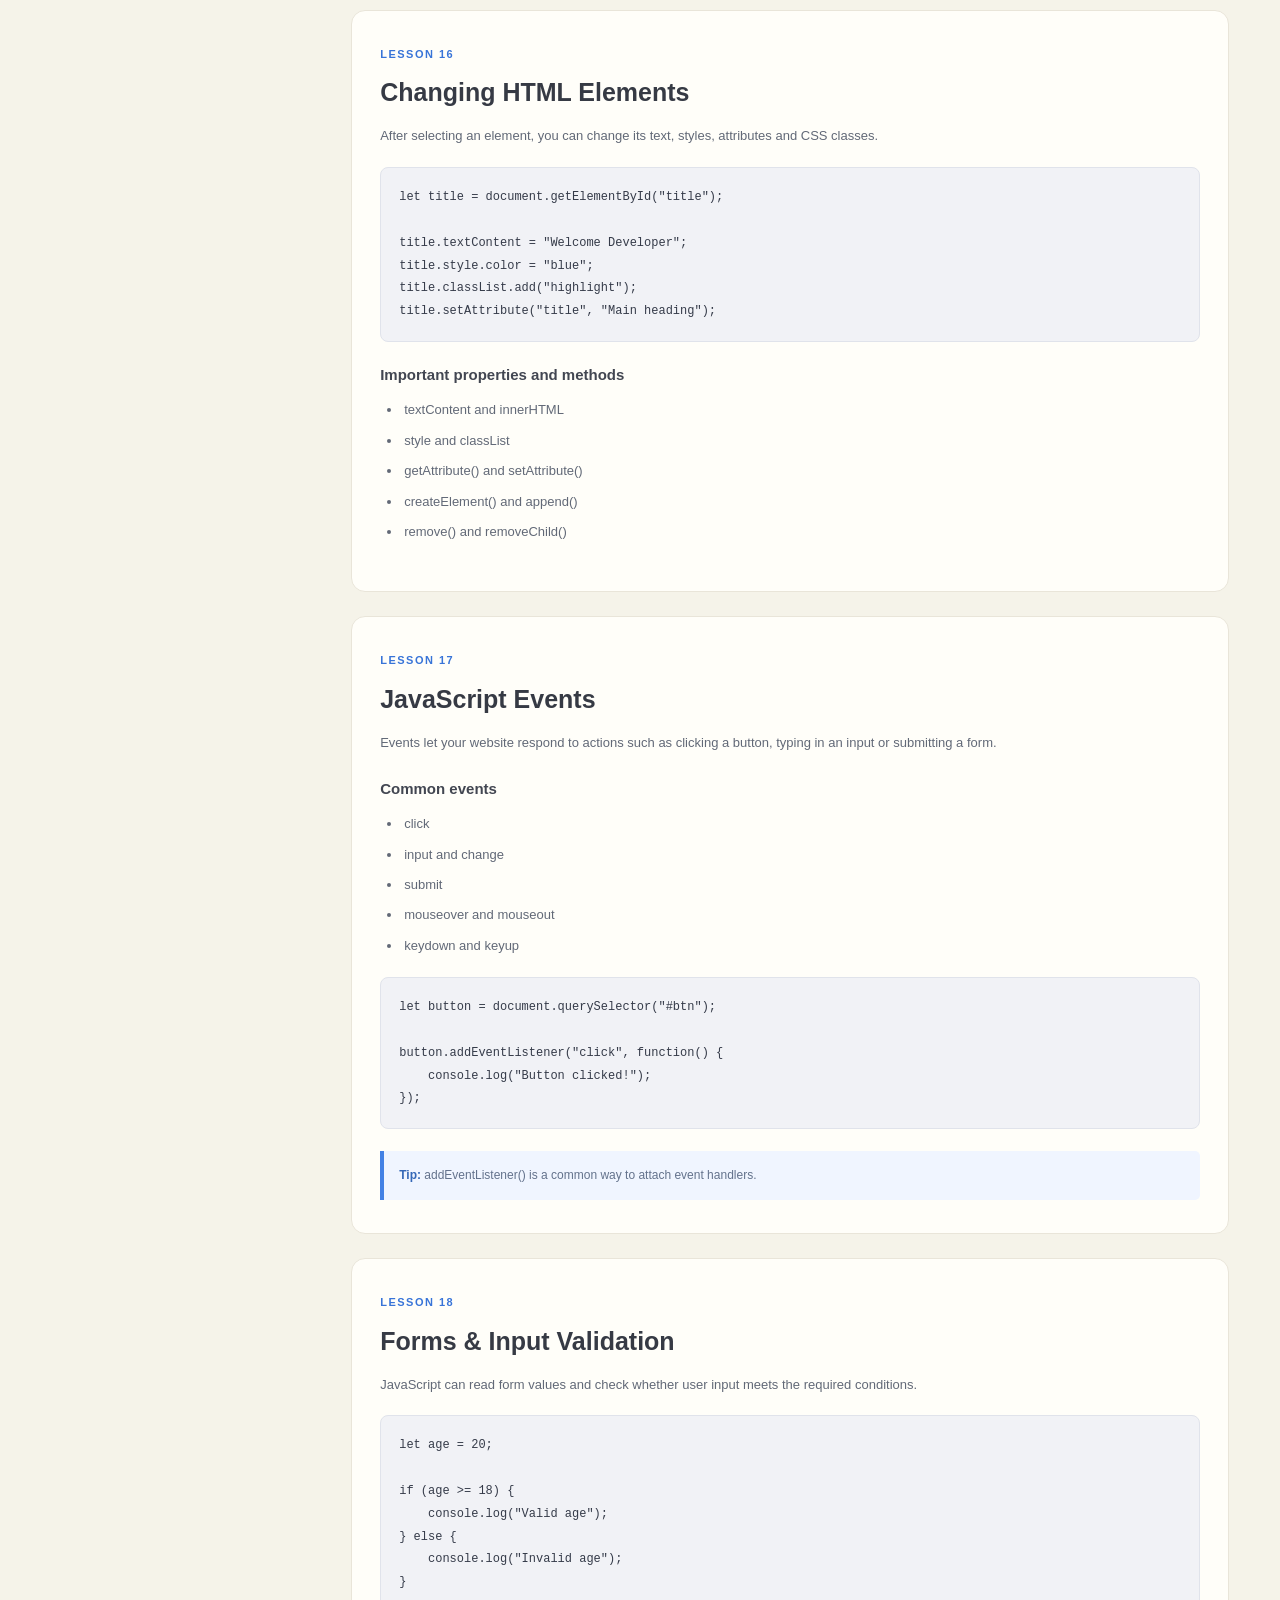
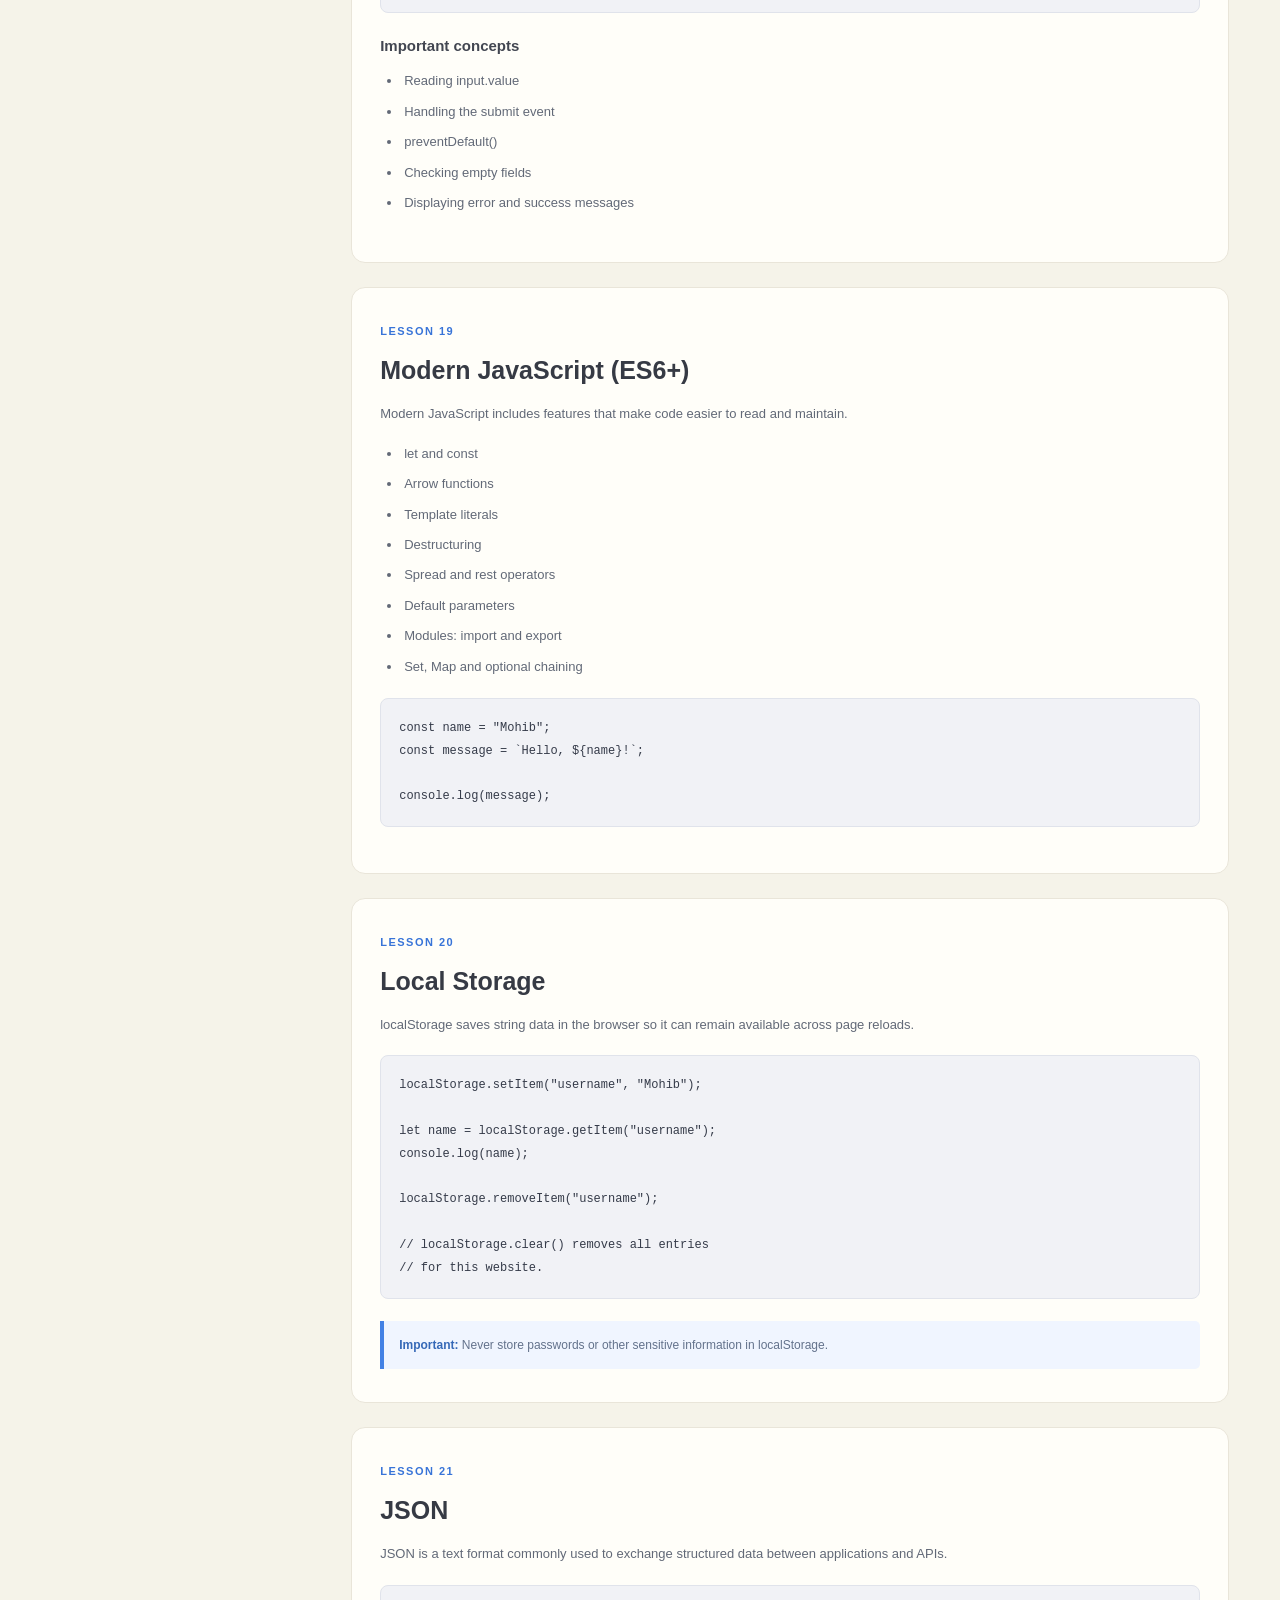
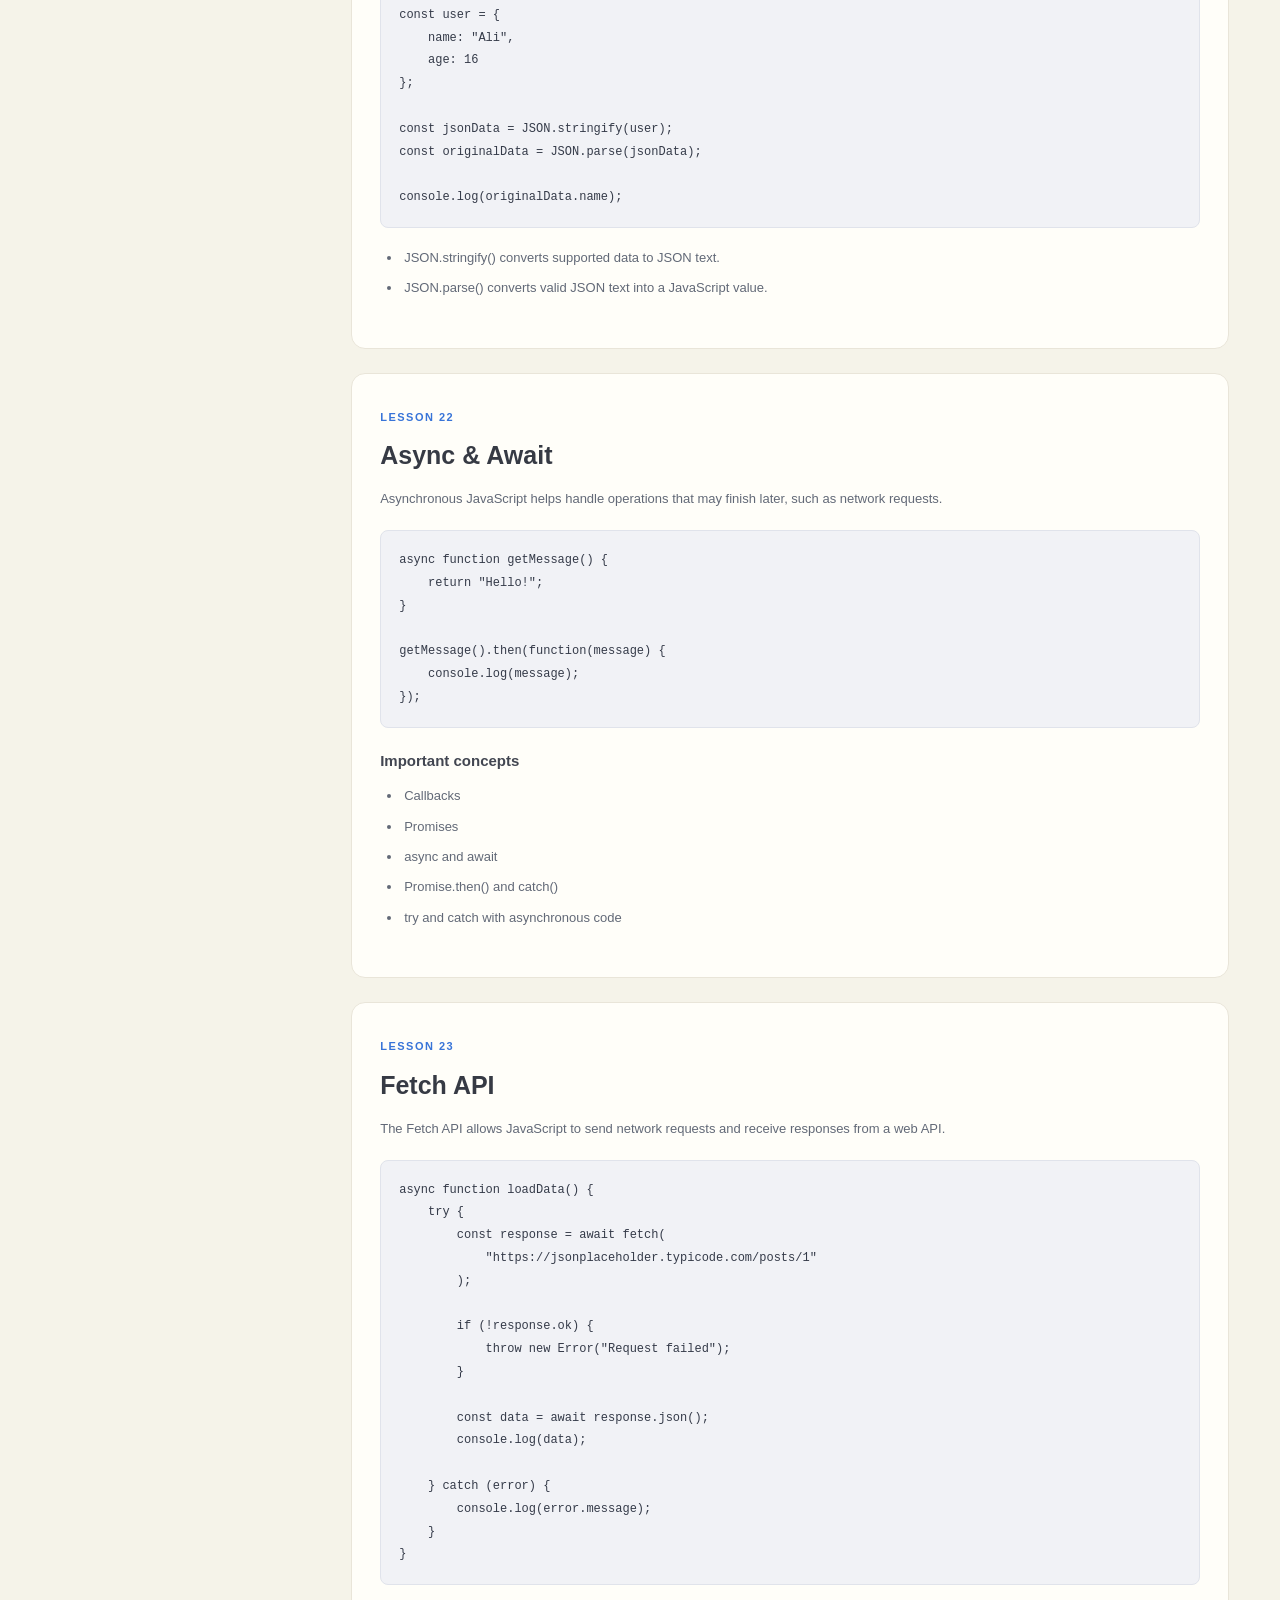
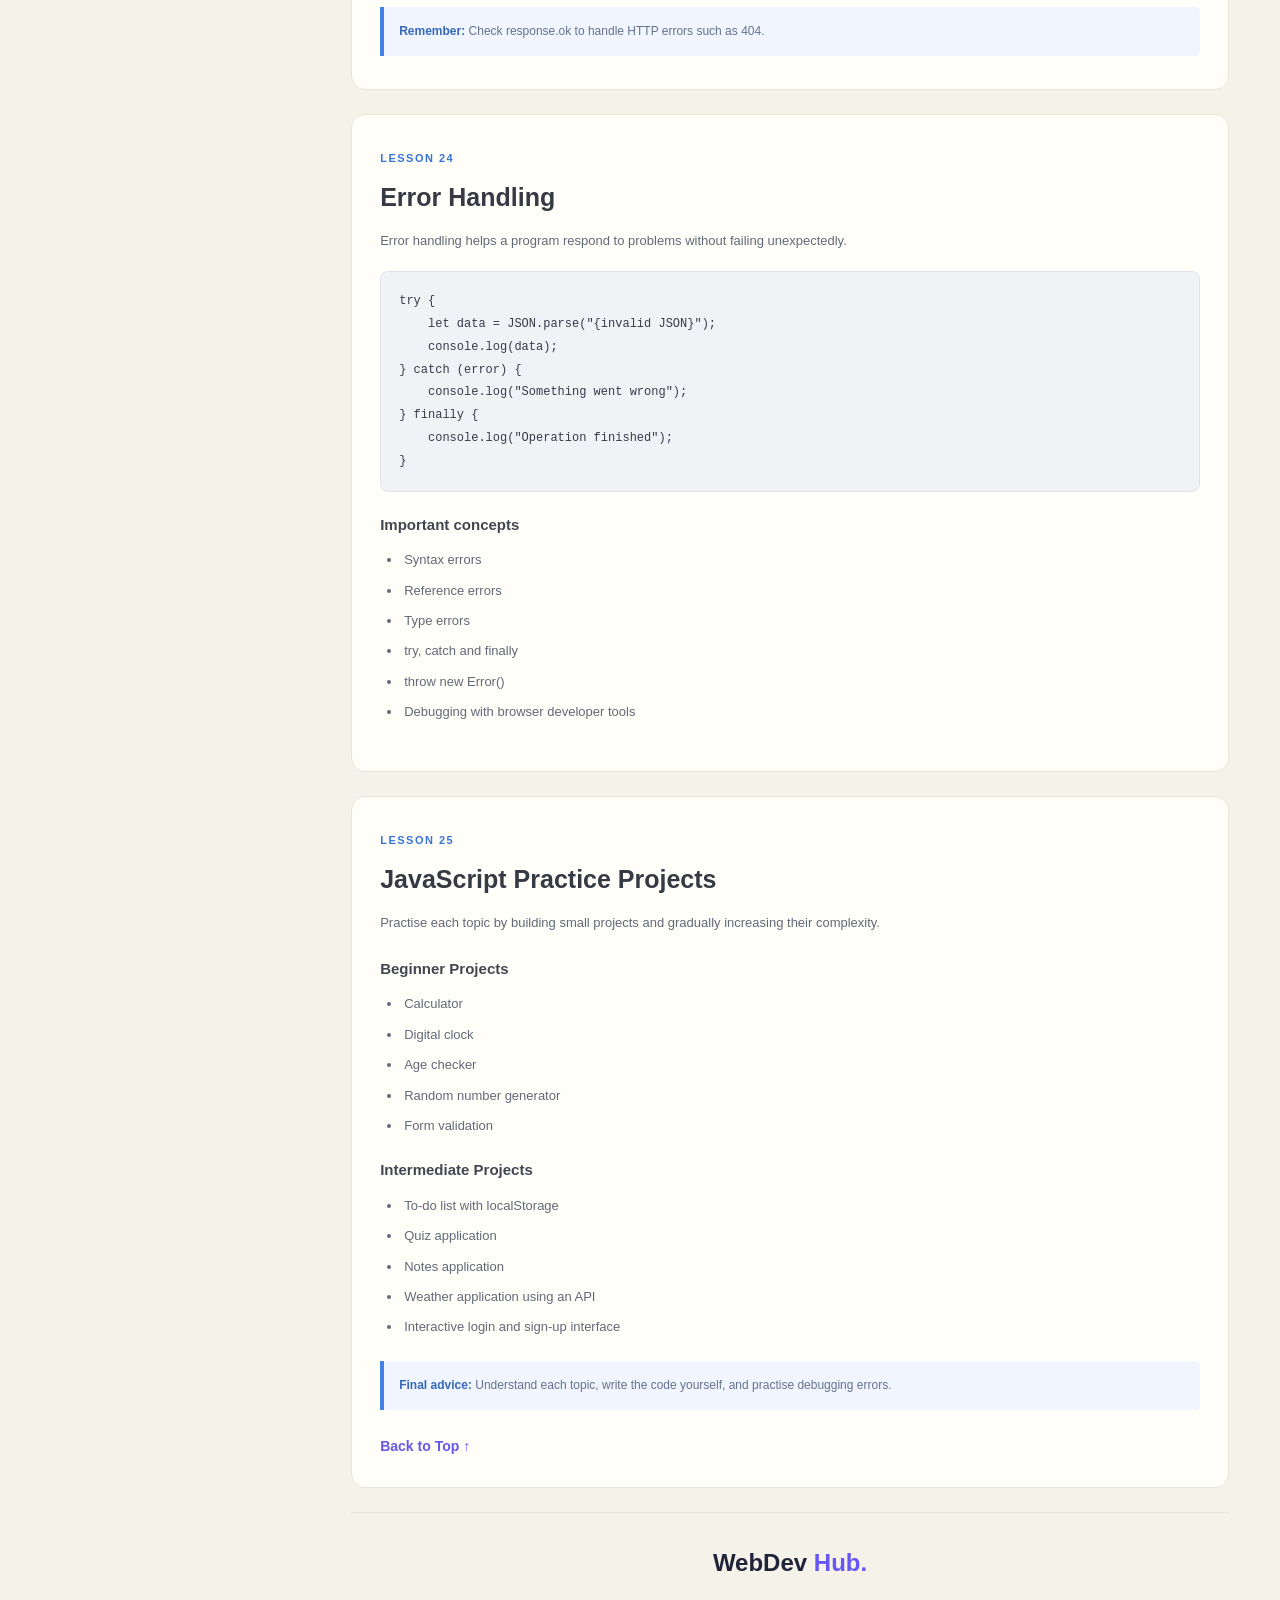
<file: javascript-course.html>
<!DOCTYPE html>
<html lang="en">
<head>
    <meta charset="UTF-8">
    <meta name="viewport" content="width=device-width, initial-scale=1.0">
    <title>JavaScript Course | WebDev Hub</title>
    <link rel="stylesheet" href="javascript-course.css">
</head>
<body>

    <!-- ================= HEADER ================= -->
    <header class="header" id="home">
        <a href="#home" class="logo">WebDev <span>Hub.</span></a>

        <nav class="navbar">
            <a href="#home">Home</a>
            <a href="#lessons">Lessons</a>
            <a href="#practice">Practice</a>
        </nav>

        <a href="#introduction" class="start-btn">Start Learning</a>
    </header>

    <!-- ================= HERO SECTION ================= -->
    <section class="hero">
        <div class="hero-content">

            <span class="course-label">WEB DEVELOPMENT COURSE</span>

            <h1>
                Learn JavaScript from
                <span>Zero to Hero.</span>
            </h1>

            <p class="description">
                Learn how to make websites interactive with JavaScript.
                Understand variables, functions, DOM manipulation,
                events, arrays, responsive interactions and much more
                with simple examples.
            </p>

            <div class="hero-buttons">
                <a href="#introduction" class="explore-btn">
                    Explore Lessons <span>→</span>
                </a>

                <a href="#practice" class="practice-btn">
                    Practice Now
                </a>
            </div>

        </div>
    </section>

    <!-- ================= COURSE AREA ================= -->
    <div class="course-layout" id="lessons">

        <!-- LEFT SIDEBAR -->
        <aside class="sidebar">
            <h2>JavaScript Course</h2>
            <p class="sidebar-label">YOUR LEARNING PATH</p>

            <nav class="lesson-nav">
                <a href="#introduction"><span>01.</span> Introduction</a>
                <a href="#variables"><span>02.</span> Variables</a>
                <a href="#datatypes"><span>03.</span> Data Types</a>
                <a href="#operators"><span>04.</span> Operators</a>
                <a href="#conditions"><span>05.</span> If Else Conditions</a>
                <a href="#switch"><span>06.</span> Switch Statement</a>
                <a href="#loops"><span>07.</span> Loops</a>
                <a href="#functions"><span>08.</span> Functions</a>
                <a href="#arrays"><span>09.</span> Arrays</a>
                <a href="#arraymethods"><span>10.</span> Array Methods</a>
                <a href="#objects"><span>11.</span> Objects</a>
                <a href="#strings"><span>12.</span> Strings</a>
                <a href="#numbers"><span>13.</span> Numbers & Math</a>
                <a href="#dom"><span>14.</span> DOM Introduction</a>
                <a href="#selecting"><span>15.</span> Selecting Elements</a>
                <a href="#changing"><span>16.</span> Changing Elements</a>
                <a href="#events"><span>17.</span> Events</a>
                <a href="#forms"><span>18.</span> Forms & Validation</a>
                <a href="#es6"><span>19.</span> Modern JavaScript</a>
                <a href="#storage"><span>20.</span> Local Storage</a>
                <a href="#json"><span>21.</span> JSON</a>
                <a href="#async"><span>22.</span> Async & Await</a>
                <a href="#fetch"><span>23.</span> Fetch API</a>
                <a href="#errors"><span>24.</span> Error Handling</a>
                <a href="#practice"><span>25.</span> Practice Projects</a>
            </nav>
        </aside>

        <!-- RIGHT LESSON CONTENT -->
        <main class="content">

            <p class="page-intro">
                Learn the basics before moving to advanced concepts.
            </p>

            <!-- LESSON 01 -->
            <section class="lesson" id="introduction">
                <span class="lesson-number">LESSON 01</span>
                <h2>What is JavaScript?</h2>

                <p>
                    JavaScript is a programming language used to make
                    websites interactive. HTML creates the structure,
                    CSS controls the appearance, and JavaScript adds
                    functionality.
                </p>

                <h3>What can JavaScript do?</h3>
                <ul>
                    <li>Respond to button clicks.</li>
                    <li>Change text and HTML elements.</li>
                    <li>Validate user input.</li>
                    <li>Create interactive websites and applications.</li>
                </ul>

                <div class="note">
                    <strong>Remember:</strong> HTML creates the structure,
                    CSS controls how it looks, and JavaScript controls behavior.
                </div>

                <h3>First JavaScript Example</h3>
                <pre><code>console.log("Hello, World!");</code></pre>
            </section>

            <!-- LESSON 02 -->
            <section class="lesson" id="variables">
                <span class="lesson-number">LESSON 02</span>
                <h2>Variables</h2>
                <p>
                    Variables store information that can be used in a program.
                </p>

                <ul>
                    <li><strong>let:</strong> A variable that can be reassigned.</li>
                    <li><strong>const:</strong> A variable that cannot be reassigned.</li>
                    <li><strong>var:</strong> An older way to declare variables.</li>
                </ul>

                <pre><code>let name = "Mohib";
let age = 16;
const country = "Pakistan";

console.log(name);
console.log(age);</code></pre>

                <div class="note">
                    <strong>Tip:</strong> Prefer const unless you need to
                    reassign the variable.
                </div>
            </section>

            <!-- LESSON 03 -->
            <section class="lesson" id="datatypes">
                <span class="lesson-number">LESSON 03</span>
                <h2>Data Types</h2>
                <p>
                    A data type describes the kind of value stored in a variable.
                </p>

                <ul>
                    <li>String — text, such as "Hello".</li>
                    <li>Number — numeric values, such as 25.</li>
                    <li>Boolean — true or false.</li>
                    <li>Undefined — a value not yet assigned.</li>
                    <li>Null — an intentionally empty value.</li>
                    <li>Object — a collection of related data.</li>
                    <li>BigInt and Symbol — other primitive types.</li>
                </ul>

                <pre><code>let username = "Mohib";
let marks = 90;
let passed = true;
let result = null;

console.log(typeof username);
console.log(typeof marks);</code></pre>
            </section>

            <!-- LESSON 04 -->
            <section class="lesson" id="operators">
                <span class="lesson-number">LESSON 04</span>
                <h2>JavaScript Operators</h2>
                <p>Operators perform calculations and comparisons.</p>

                <ul>
                    <li>Arithmetic: +, -, *, /, %, **</li>
                    <li>Assignment: =, +=, -=, *=</li>
                    <li>Comparison: ===, !==, &gt;, &lt;, &gt;=, &lt;=</li>
                    <li>Logical: &amp;&amp;, ||, !</li>
                    <li>Increment and decrement: ++, --</li>
                </ul>

                <pre><code>let a = 10;
let b = 5;

console.log(a + b);   // 15
console.log(a > b);   // true
console.log(a === b); // false</code></pre>
            </section>

            <!-- LESSON 05 -->
            <section class="lesson" id="conditions">
                <span class="lesson-number">LESSON 05</span>
                <h2>If Else Conditions</h2>
                <p>
                    Conditions allow a program to make decisions based
                    on whether an expression is true or false.
                </p>

                <pre><code>let age = 20;

if (age >= 18) {
    console.log("Valid age");
} else {
    console.log("Under 18");
}</code></pre>

                <h3>Important condition types</h3>
                <ul>
                    <li>if and if else</li>
                    <li>else if</li>
                    <li>Nested if statements</li>
                    <li>Ternary operator</li>
                </ul>
            </section>

            <!-- LESSON 06 -->
            <section class="lesson" id="switch">
                <span class="lesson-number">LESSON 06</span>
                <h2>Switch Statement</h2>
                <p>
                    A switch statement selects a matching case from
                    several possible options.
                </p>

                <pre><code>let day = 2;

switch (day) {
    case 1:
        console.log("Monday");
        break;
    case 2:
        console.log("Tuesday");
        break;
    default:
        console.log("Unknown day");
}</code></pre>

                <div class="note">
                    <strong>Remember:</strong> break prevents execution
                    from continuing into the next case.
                </div>
            </section>

            <!-- LESSON 07 -->
            <section class="lesson" id="loops">
                <span class="lesson-number">LESSON 07</span>
                <h2>Loops</h2>
                <p>
                    Loops repeat code while a condition remains true
                    or while items remain to be processed.
                </p>

                <h3>Main loop types</h3>
                <ul>
                    <li>for loop</li>
                    <li>while loop</li>
                    <li>do...while loop</li>
                    <li>for...of loop</li>
                    <li>for...in loop</li>
                </ul>

                <pre><code>for (let i = 1; i <= 5; i++) {
    console.log(i);
}</code></pre>

                <p>Also learn break and continue.</p>
            </section>

            <!-- LESSON 08 -->
            <section class="lesson" id="functions">
                <span class="lesson-number">LESSON 08</span>
                <h2>Functions</h2>
                <p>
                    Functions are reusable blocks of code that perform
                    specific tasks.
                </p>

                <ul>
                    <li>Function declarations and expressions</li>
                    <li>Parameters and arguments</li>
                    <li>Return statements</li>
                    <li>Arrow functions</li>
                    <li>Local and global scope</li>
                    <li>Callbacks and closures</li>
                </ul>

                <pre><code>function add(a, b) {
    return a + b;
}

let result = add(5, 3);
console.log(result); // 8</code></pre>
            </section>

            <!-- LESSON 09 -->
            <section class="lesson" id="arrays">
                <span class="lesson-number">LESSON 09</span>
                <h2>Arrays</h2>
                <p>
                    Arrays store multiple values inside one variable.
                    Array indexes start at zero.
                </p>

                <pre><code>let fruits = ["Apple", "Mango", "Banana"];

console.log(fruits[0]);     // Apple
console.log(fruits.length); // 3</code></pre>

                <h3>Important topics</h3>
                <ul>
                    <li>Creating and accessing arrays</li>
                    <li>Changing array elements</li>
                    <li>Adding and removing elements</li>
                    <li>Looping through arrays</li>
                </ul>
            </section>

            <!-- LESSON 10 -->
            <section class="lesson" id="arraymethods">
                <span class="lesson-number">LESSON 10</span>
                <h2>Array Methods</h2>
                <p>Array methods help process and manage collections.</p>

                <ul>
                    <li>push(), pop(), shift(), unshift()</li>
                    <li>slice() and splice()</li>
                    <li>includes() and indexOf()</li>
                    <li>forEach() and map()</li>
                    <li>filter(), find() and reduce()</li>
                    <li>some() and every()</li>
                </ul>

                <pre><code>let numbers = [1, 2, 3, 4];

let doubled = numbers.map(function(num) {
    return num * 2;
});

console.log(doubled); // [2, 4, 6, 8]</code></pre>
            </section>

            <!-- LESSON 11 -->
            <section class="lesson" id="objects">
                <span class="lesson-number">LESSON 11</span>
                <h2>Objects</h2>
                <p>
                    Objects store related information as key-value pairs.
                    They can also contain methods.
                </p>

                <pre><code>let student = {
    name: "Ali",
    age: 16,
    city: "Lahore"
};

console.log(student.name);
console.log(student["age"]);</code></pre>

                <h3>Important concepts</h3>
                <ul>
                    <li>Object properties and methods</li>
                    <li>Dot and bracket notation</li>
                    <li>Adding and deleting properties</li>
                    <li>Object destructuring</li>
                    <li>Spread syntax and optional chaining</li>
                </ul>
            </section>

            <!-- LESSON 12 -->
            <section class="lesson" id="strings">
                <span class="lesson-number">LESSON 12</span>
                <h2>Strings</h2>
                <p>
                    Strings represent text. Built-in methods help search,
                    extract and transform text.
                </p>

                <pre><code>let message = "Hello JavaScript";

console.log(message.length);
console.log(message.toUpperCase());
console.log(message.includes("JavaScript"));
console.log(message.slice(0, 5));</code></pre>

                <h3>Important methods</h3>
                <p>
                    length, includes(), indexOf(), slice(), replace(),
                    split(), trim(), toLowerCase() and toUpperCase().
                </p>
            </section>

            <!-- LESSON 13 -->
            <section class="lesson" id="numbers">
                <span class="lesson-number">LESSON 13</span>
                <h2>Numbers & Math</h2>
                <p>
                    JavaScript provides numeric conversion functions
                    and a Math object for calculations.
                </p>

                <pre><code>let price = 19.8;

console.log(Math.round(price)); // 20
console.log(Math.floor(price)); // 19
console.log(Math.ceil(price));  // 20
console.log(Math.max(10, 20, 30)); // 30

let number = Number("25");
console.log(number);</code></pre>

                <p>
                    Learn Number(), parseInt(), parseFloat(),
                    Math.random(), Math.min() and Number.isNaN().
                </p>
            </section>

            <!-- LESSON 14 -->
            <section class="lesson" id="dom">
                <span class="lesson-number">LESSON 14</span>
                <h2>DOM Introduction</h2>
                <p>
                    DOM stands for Document Object Model. The browser
                    represents an HTML document as a tree of objects.
                    JavaScript can access and update these objects.
                </p>

                <h3>What can the DOM do?</h3>
                <ul>
                    <li>Select HTML elements.</li>
                    <li>Change text and HTML content.</li>
                    <li>Change styles and CSS classes.</li>
                    <li>Create and remove elements.</li>
                    <li>Respond to user interactions.</li>
                </ul>

                <div class="note">
                    <strong>Remember:</strong> The DOM connects JavaScript
                    with the elements displayed on your webpage.
                </div>
            </section>

            <!-- LESSON 15 -->
            <section class="lesson" id="selecting">
                <span class="lesson-number">LESSON 15</span>
                <h2>Selecting HTML Elements</h2>
                <p>
                    Before changing an element, JavaScript usually needs
                    to select it from the document.
                </p>

                <pre><code>document.getElementById("title");

document.querySelector(".box");

document.querySelectorAll("p");

document.getElementsByClassName("card");

document.getElementsByTagName("h1");</code></pre>

                <h3>Important methods</h3>
                <ul>
                    <li>getElementById()</li>
                    <li>querySelector()</li>
                    <li>querySelectorAll()</li>
                    <li>getElementsByClassName()</li>
                    <li>getElementsByTagName()</li>
                </ul>
            </section>

            <!-- LESSON 16 -->
            <section class="lesson" id="changing">
                <span class="lesson-number">LESSON 16</span>
                <h2>Changing HTML Elements</h2>
                <p>
                    After selecting an element, you can change its text,
                    styles, attributes and CSS classes.
                </p>

                <pre><code>let title = document.getElementById("title");

title.textContent = "Welcome Developer";
title.style.color = "blue";
title.classList.add("highlight");
title.setAttribute("title", "Main heading");</code></pre>

                <h3>Important properties and methods</h3>
                <ul>
                    <li>textContent and innerHTML</li>
                    <li>style and classList</li>
                    <li>getAttribute() and setAttribute()</li>
                    <li>createElement() and append()</li>
                    <li>remove() and removeChild()</li>
                </ul>
            </section>

            <!-- LESSON 17 -->
            <section class="lesson" id="events">
                <span class="lesson-number">LESSON 17</span>
                <h2>JavaScript Events</h2>
                <p>
                    Events let your website respond to actions such as
                    clicking a button, typing in an input or submitting a form.
                </p>

                <h3>Common events</h3>
                <ul>
                    <li>click</li>
                    <li>input and change</li>
                    <li>submit</li>
                    <li>mouseover and mouseout</li>
                    <li>keydown and keyup</li>
                </ul>

                <pre><code>let button = document.querySelector("#btn");

button.addEventListener("click", function() {
    console.log("Button clicked!");
});</code></pre>

                <div class="note">
                    <strong>Tip:</strong> addEventListener() is a common
                    way to attach event handlers.
                </div>
            </section>

            <!-- LESSON 18 -->
            <section class="lesson" id="forms">
                <span class="lesson-number">LESSON 18</span>
                <h2>Forms & Input Validation</h2>
                <p>
                    JavaScript can read form values and check whether
                    user input meets the required conditions.
                </p>

                <pre><code>let age = 20;

if (age >= 18) {
    console.log("Valid age");
} else {
    console.log("Invalid age");
}</code></pre>

                <h3>Important concepts</h3>
                <ul>
                    <li>Reading input.value</li>
                    <li>Handling the submit event</li>
                    <li>preventDefault()</li>
                    <li>Checking empty fields</li>
                    <li>Displaying error and success messages</li>
                </ul>
            </section>

            <!-- LESSON 19 -->
            <section class="lesson" id="es6">
                <span class="lesson-number">LESSON 19</span>
                <h2>Modern JavaScript (ES6+)</h2>
                <p>
                    Modern JavaScript includes features that make code
                    easier to read and maintain.
                </p>

                <ul>
                    <li>let and const</li>
                    <li>Arrow functions</li>
                    <li>Template literals</li>
                    <li>Destructuring</li>
                    <li>Spread and rest operators</li>
                    <li>Default parameters</li>
                    <li>Modules: import and export</li>
                    <li>Set, Map and optional chaining</li>
                </ul>

                <pre><code>const name = "Mohib";
const message = `Hello, ${name}!`;

console.log(message);</code></pre>
            </section>

            <!-- LESSON 20 -->
            <section class="lesson" id="storage">
                <span class="lesson-number">LESSON 20</span>
                <h2>Local Storage</h2>
                <p>
                    localStorage saves string data in the browser so it
                    can remain available across page reloads.
                </p>

                <pre><code>localStorage.setItem("username", "Mohib");

let name = localStorage.getItem("username");
console.log(name);

localStorage.removeItem("username");

// localStorage.clear() removes all entries
// for this website.</code></pre>

                <div class="note">
                    <strong>Important:</strong> Never store passwords
                    or other sensitive information in localStorage.
                </div>
            </section>

            <!-- LESSON 21 -->
            <section class="lesson" id="json">
                <span class="lesson-number">LESSON 21</span>
                <h2>JSON</h2>
                <p>
                    JSON is a text format commonly used to exchange
                    structured data between applications and APIs.
                </p>

                <pre><code>const user = {
    name: "Ali",
    age: 16
};

const jsonData = JSON.stringify(user);
const originalData = JSON.parse(jsonData);

console.log(originalData.name);</code></pre>

                <ul>
                    <li>JSON.stringify() converts supported data to JSON text.</li>
                    <li>JSON.parse() converts valid JSON text into a JavaScript value.</li>
                </ul>
            </section>

            <!-- LESSON 22 -->
            <section class="lesson" id="async">
                <span class="lesson-number">LESSON 22</span>
                <h2>Async & Await</h2>
                <p>
                    Asynchronous JavaScript helps handle operations
                    that may finish later, such as network requests.
                </p>

                <pre><code>async function getMessage() {
    return "Hello!";
}

getMessage().then(function(message) {
    console.log(message);
});</code></pre>

                <h3>Important concepts</h3>
                <ul>
                    <li>Callbacks</li>
                    <li>Promises</li>
                    <li>async and await</li>
                    <li>Promise.then() and catch()</li>
                    <li>try and catch with asynchronous code</li>
                </ul>
            </section>

            <!-- LESSON 23 -->
            <section class="lesson" id="fetch">
                <span class="lesson-number">LESSON 23</span>
                <h2>Fetch API</h2>
                <p>
                    The Fetch API allows JavaScript to send network
                    requests and receive responses from a web API.
                </p>

                <pre><code>async function loadData() {
    try {
        const response = await fetch(
            "https://jsonplaceholder.typicode.com/posts/1"
        );

        if (!response.ok) {
            throw new Error("Request failed");
        }

        const data = await response.json();
        console.log(data);

    } catch (error) {
        console.log(error.message);
    }
}</code></pre>

                <div class="note">
                    <strong>Remember:</strong> Check response.ok to handle
                    HTTP errors such as 404.
                </div>
            </section>

            <!-- LESSON 24 -->
            <section class="lesson" id="errors">
                <span class="lesson-number">LESSON 24</span>
                <h2>Error Handling</h2>
                <p>
                    Error handling helps a program respond to problems
                    without failing unexpectedly.
                </p>

                <pre><code>try {
    let data = JSON.parse("{invalid JSON}");
    console.log(data);
} catch (error) {
    console.log("Something went wrong");
} finally {
    console.log("Operation finished");
}</code></pre>

                <h3>Important concepts</h3>
                <ul>
                    <li>Syntax errors</li>
                    <li>Reference errors</li>
                    <li>Type errors</li>
                    <li>try, catch and finally</li>
                    <li>throw new Error()</li>
                    <li>Debugging with browser developer tools</li>
                </ul>
            </section>

            <!-- LESSON 25 -->
            <section class="lesson" id="practice">
                <span class="lesson-number">LESSON 25</span>
                <h2>JavaScript Practice Projects</h2>
                <p>
                    Practise each topic by building small projects and
                    gradually increasing their complexity.
                </p>

                <h3>Beginner Projects</h3>
                <ul>
                    <li>Calculator</li>
                    <li>Digital clock</li>
                    <li>Age checker</li>
                    <li>Random number generator</li>
                    <li>Form validation</li>
                </ul>

                <h3>Intermediate Projects</h3>
                <ul>
                    <li>To-do list with localStorage</li>
                    <li>Quiz application</li>
                    <li>Notes application</li>
                    <li>Weather application using an API</li>
                    <li>Interactive login and sign-up interface</li>
                </ul>

                <div class="note">
                    <strong>Final advice:</strong> Understand each topic,
                    write the code yourself, and practise debugging errors.
                </div>

                <a href="#home" class="back-top">Back to Top ↑</a>
            </section>

            <!-- FOOTER -->
            <footer class="footer">
                <a href="#home" class="footer-logo">WebDev <span>Hub.</span></a>
                <p>Learn. Practise. Build.</p>
                <p>© 2026 WebDev Hub. All rights reserved.</p>
            </footer>

        </main>
    </div>

</body>
</html>
</file>
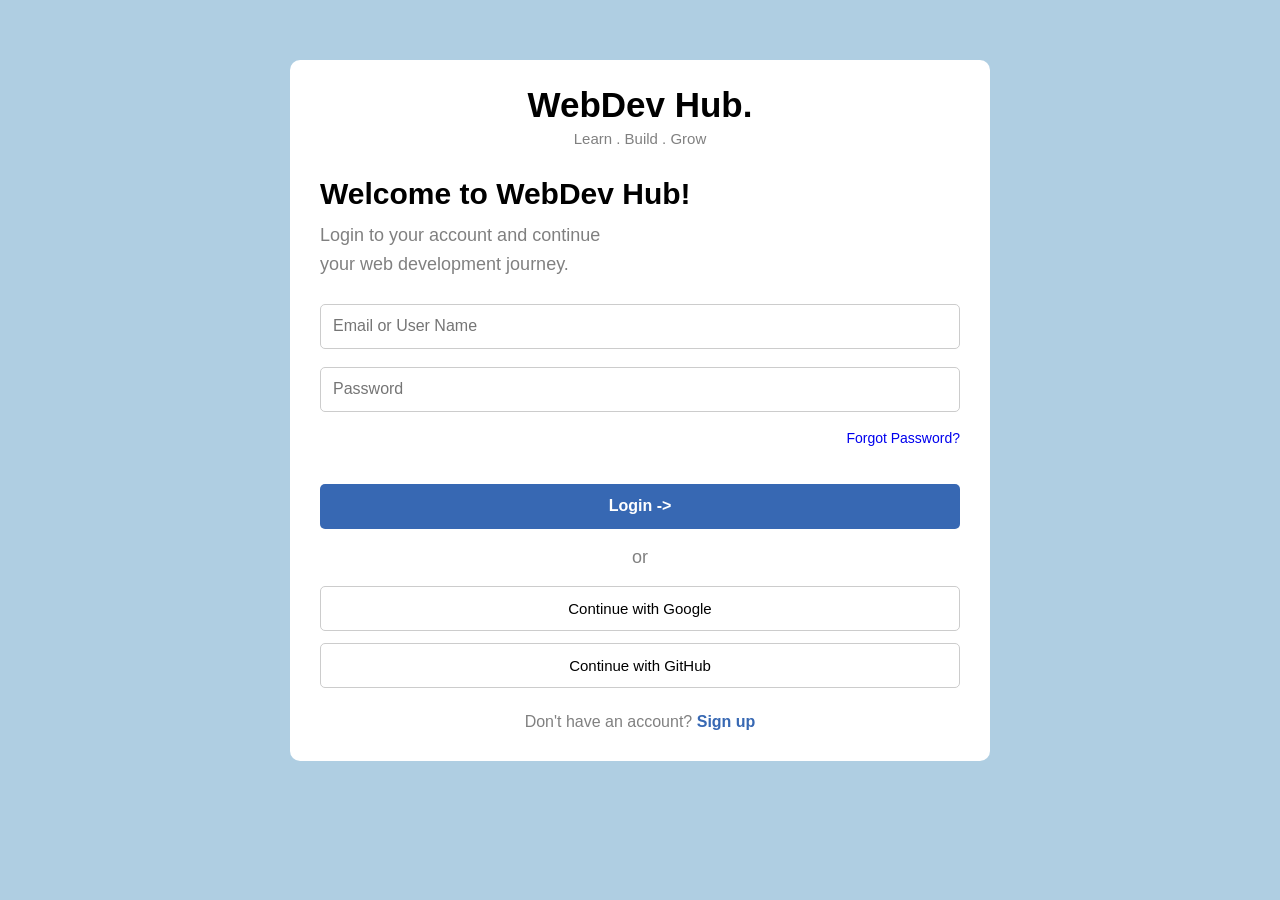
<file: login.html>
<!DOCTYPE html>
<html lang="en">

<head>
    <meta charset="UTF-8">
    <meta name="viewport" content="width=device-width, initial-scale=1.0">

    <title>WebDev Hub - Login</title>

    <!-- CSS File -->
    <link rel="stylesheet" href="login.css">
</head>

<body>

    <!-- Main Body -->
    <div class="main">

        <!-- Website Heading -->
        <h1>WebDev Hub.</h1>

        <p id="para-head">Learn . Build . Grow</p>

        <!-- Welcome Section -->
        <h2>Welcome to WebDev Hub!</h2>

        <p id="paragragh">
            Login to your account and continue
            <br>
            your web development journey.
        </p>

        <!-- Login Form -->
        <div class="input">

            <!-- Email or Username -->
            <input type="text" placeholder="Email or User Name">

            <br>

            <!-- Password -->
            <input type="password" placeholder="Password">

            <br>

            <!-- Forgot Password -->
            <a href="#">Forgot Password?</a>

            <br>

            <!-- Login Button -->
            <button type="button">Login -&gt;</button>

            <!-- OR Section -->
            <p>or</p>

            <!-- Social Login Buttons -->
            <div class="buttons">

                <!-- Google Button -->
                <a href="https://accounts.google.com/">
                    <button type="button">
                        Continue with Google
                    </button>
                </a>

                <!-- GitHub Button -->
                <a href="https://github.com/login">
                    <button type="button">
                        Continue with GitHub
                    </button>
                </a>

            </div>

        </div>

        <!-- Sign In Section -->
        <p id="one">
            Don't have an account?
            <a href="signup.html">Sign up</a>
        </p>

    </div>

</body>

</html>
</file>
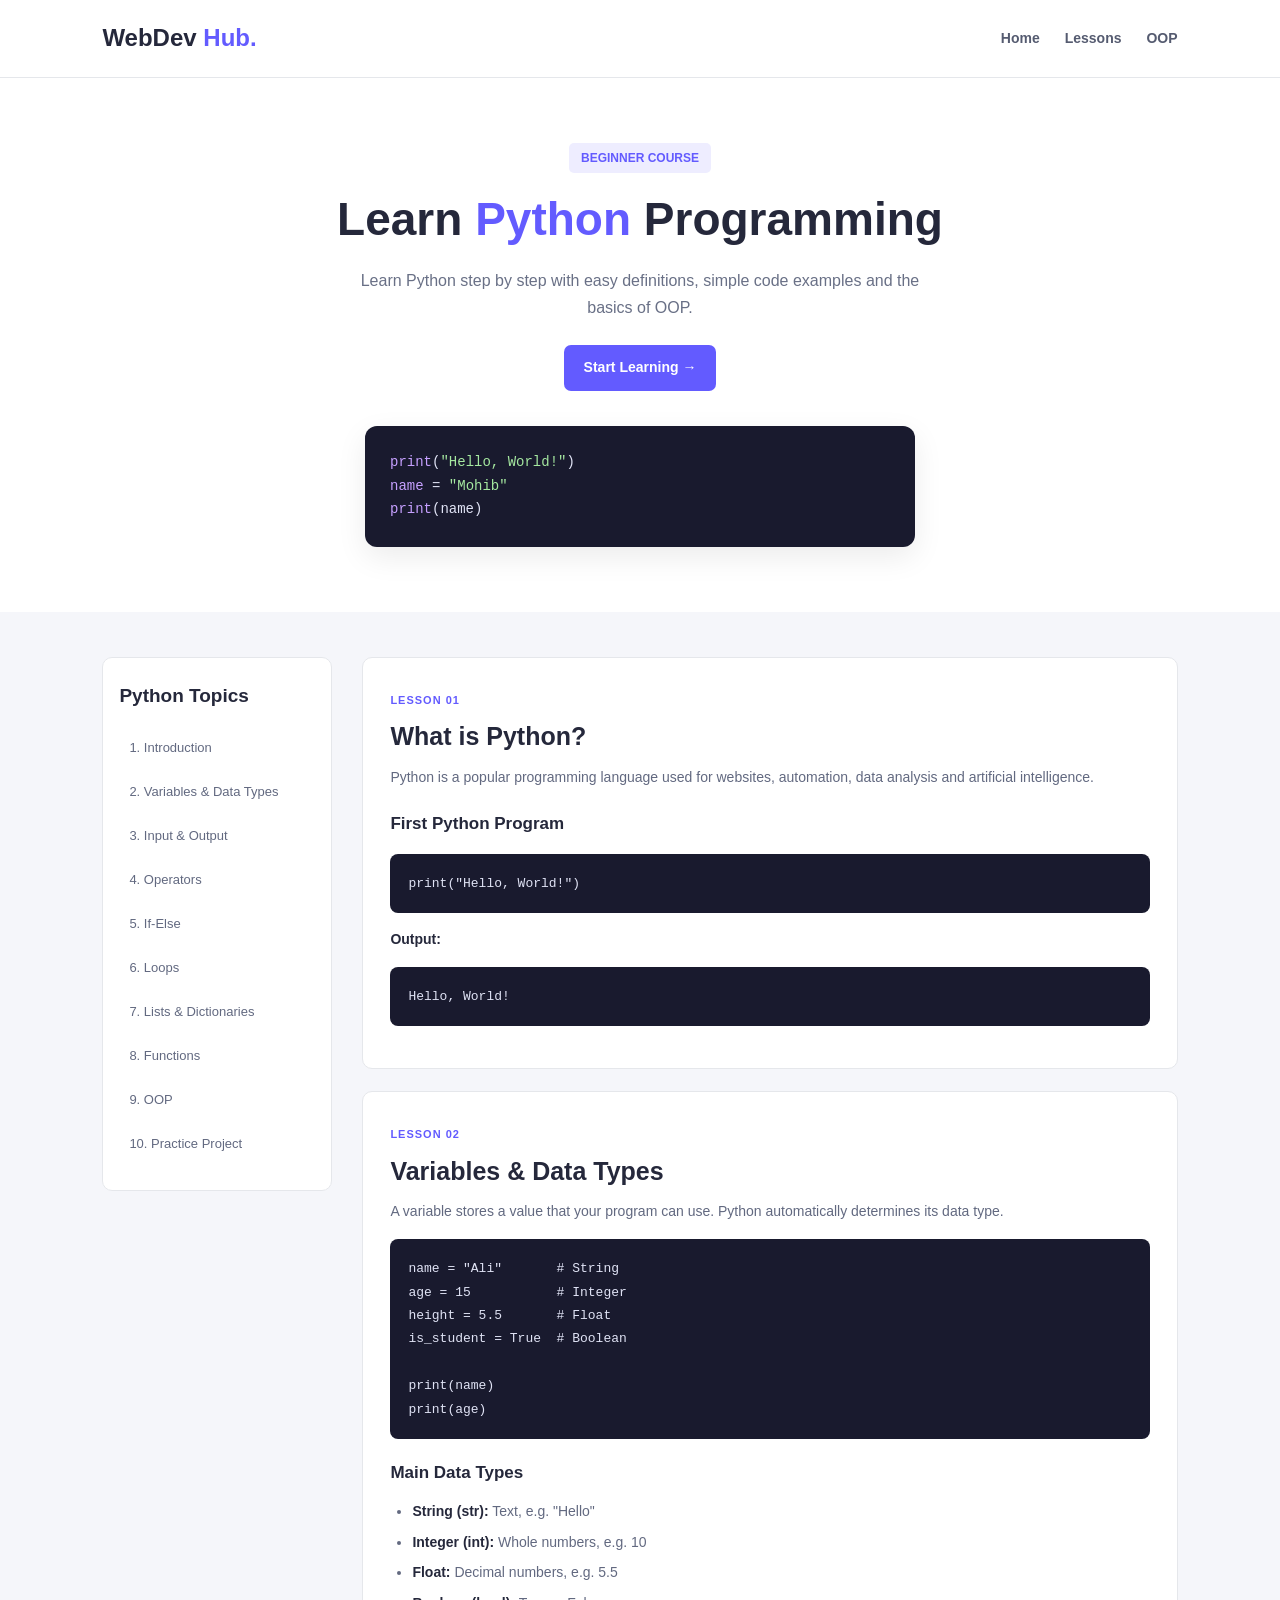
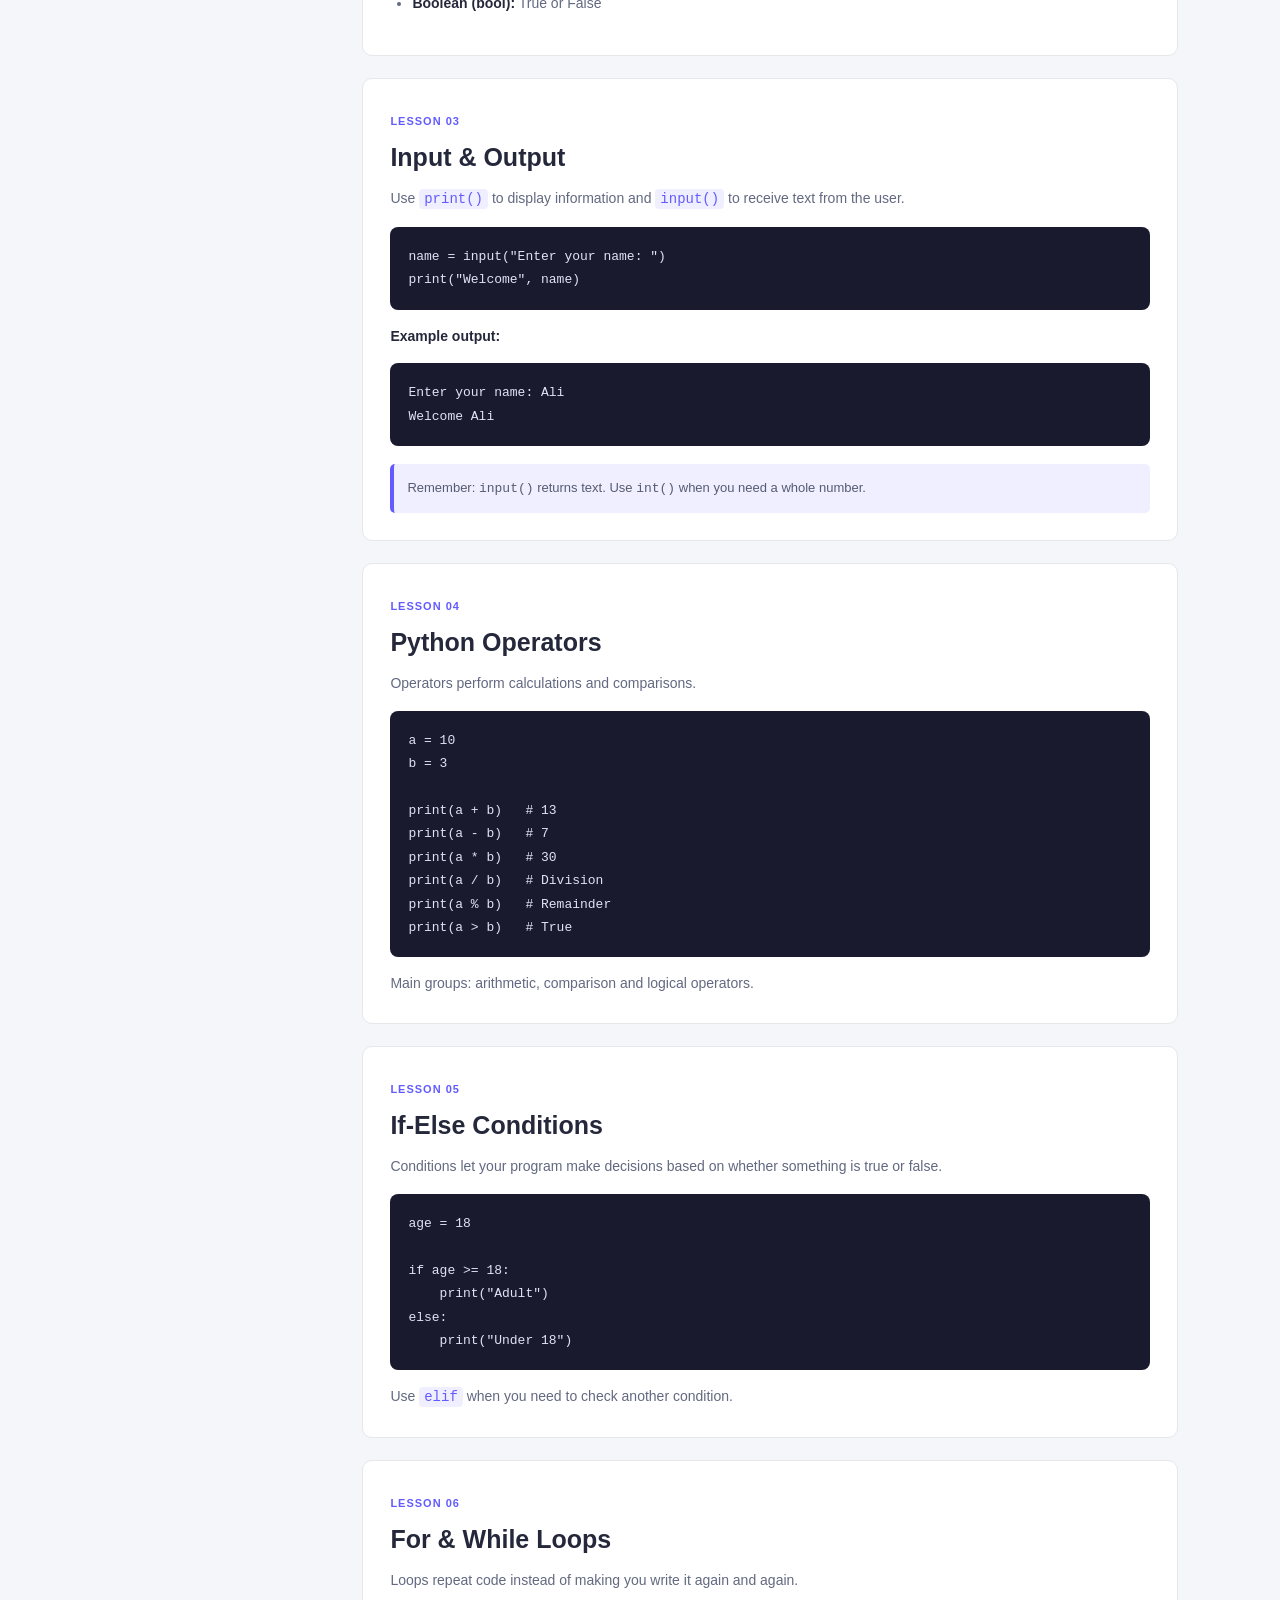
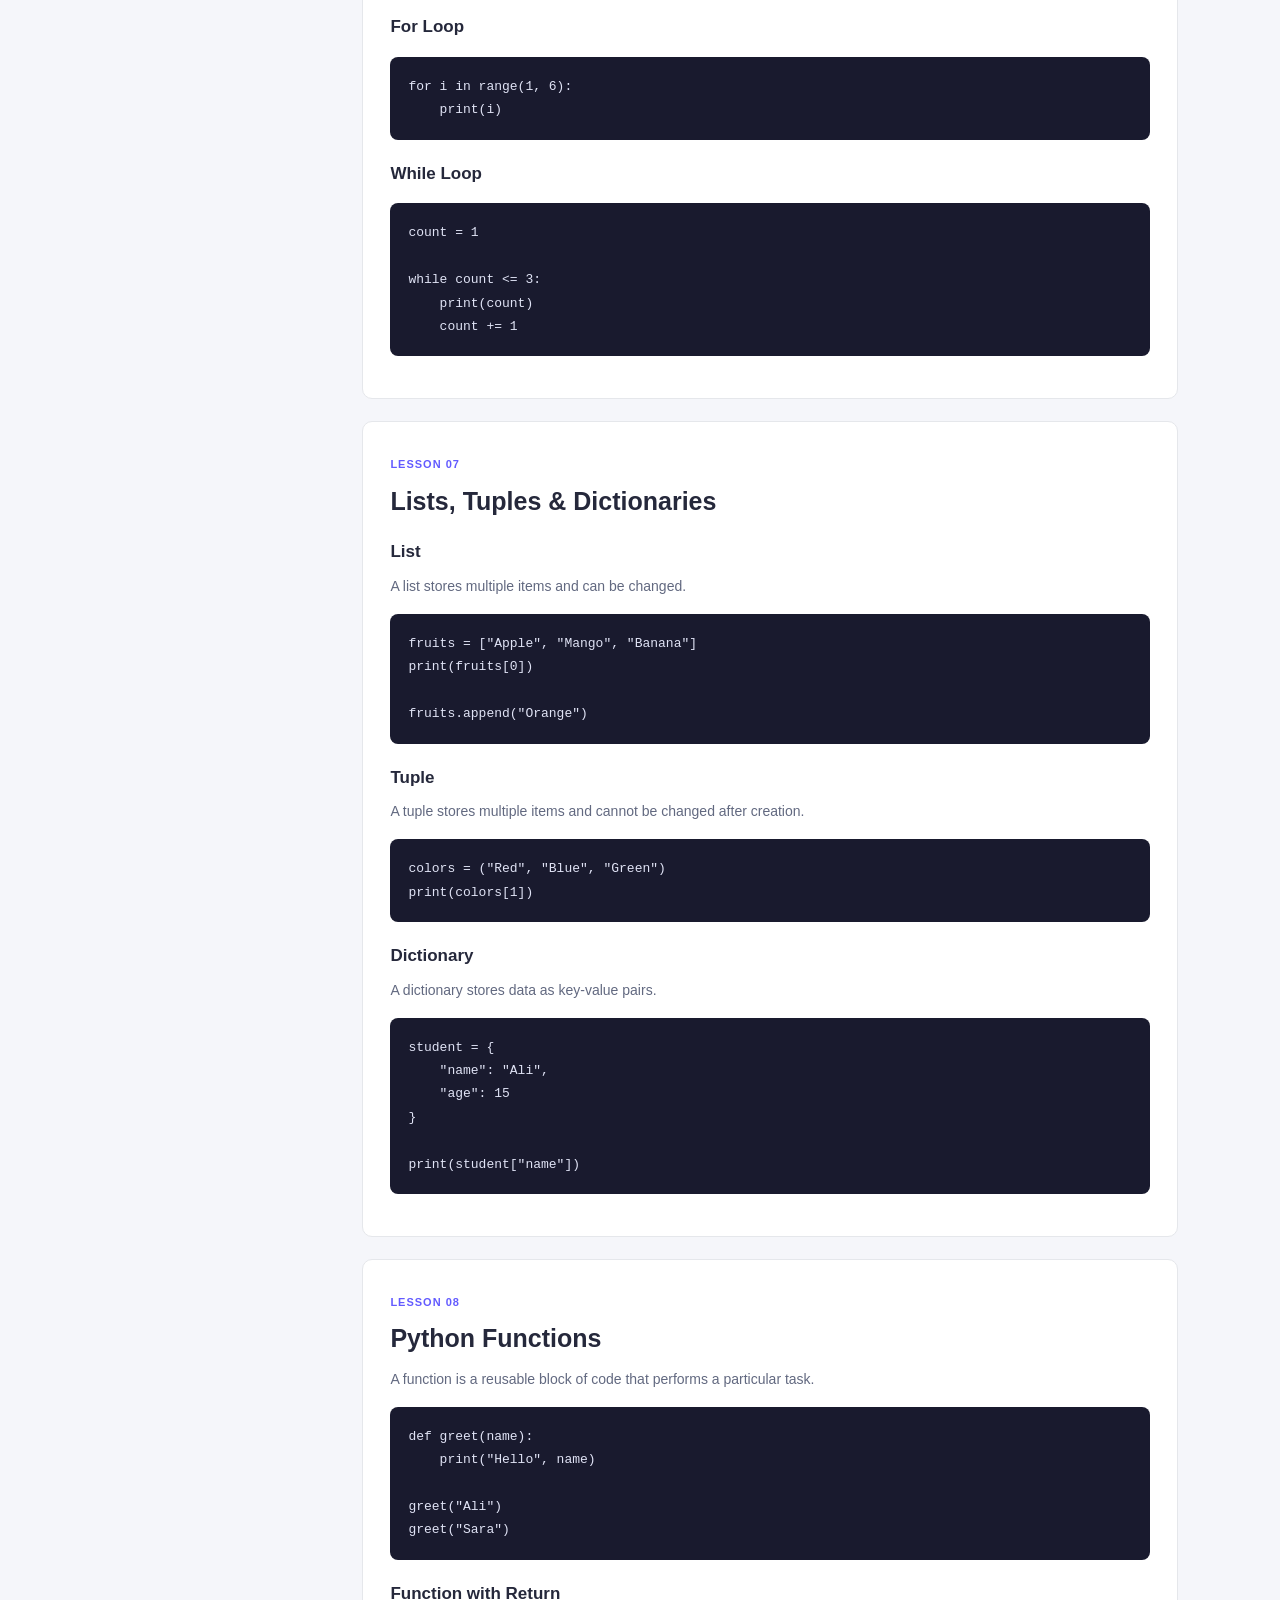
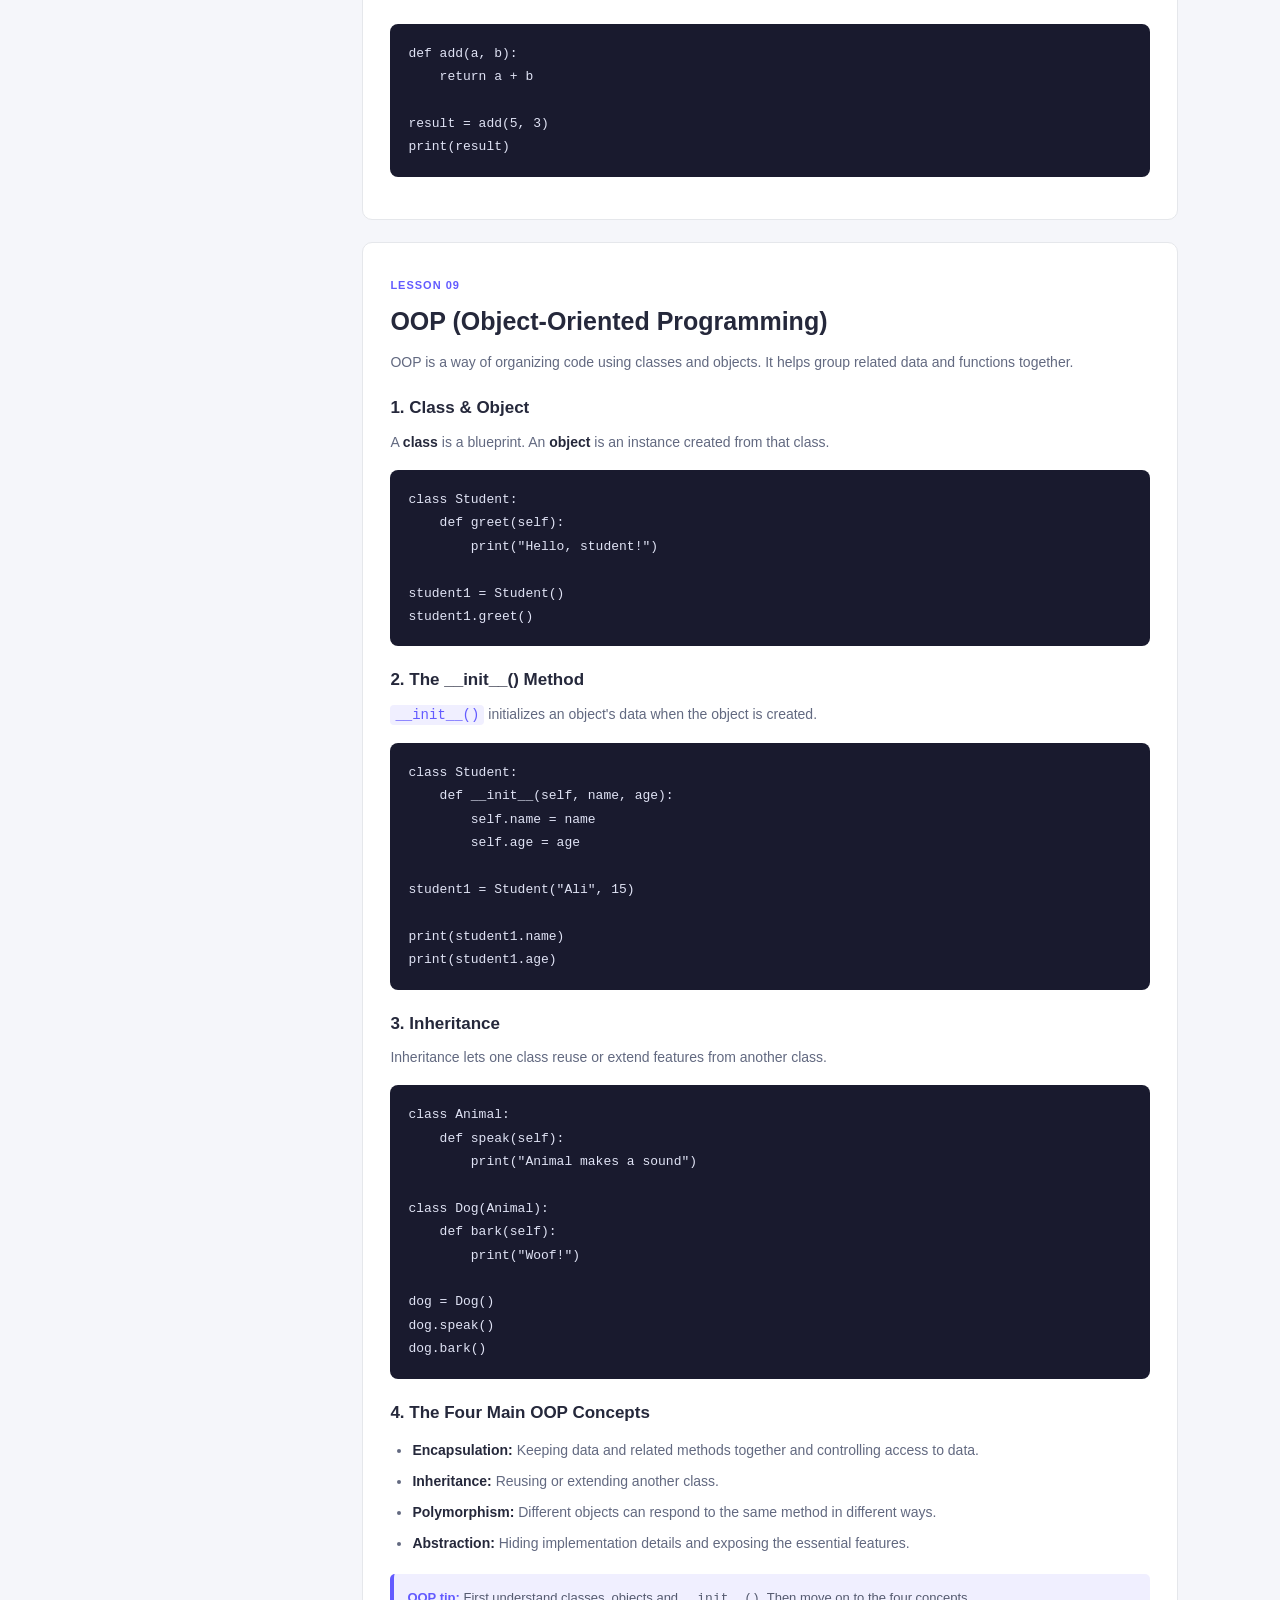
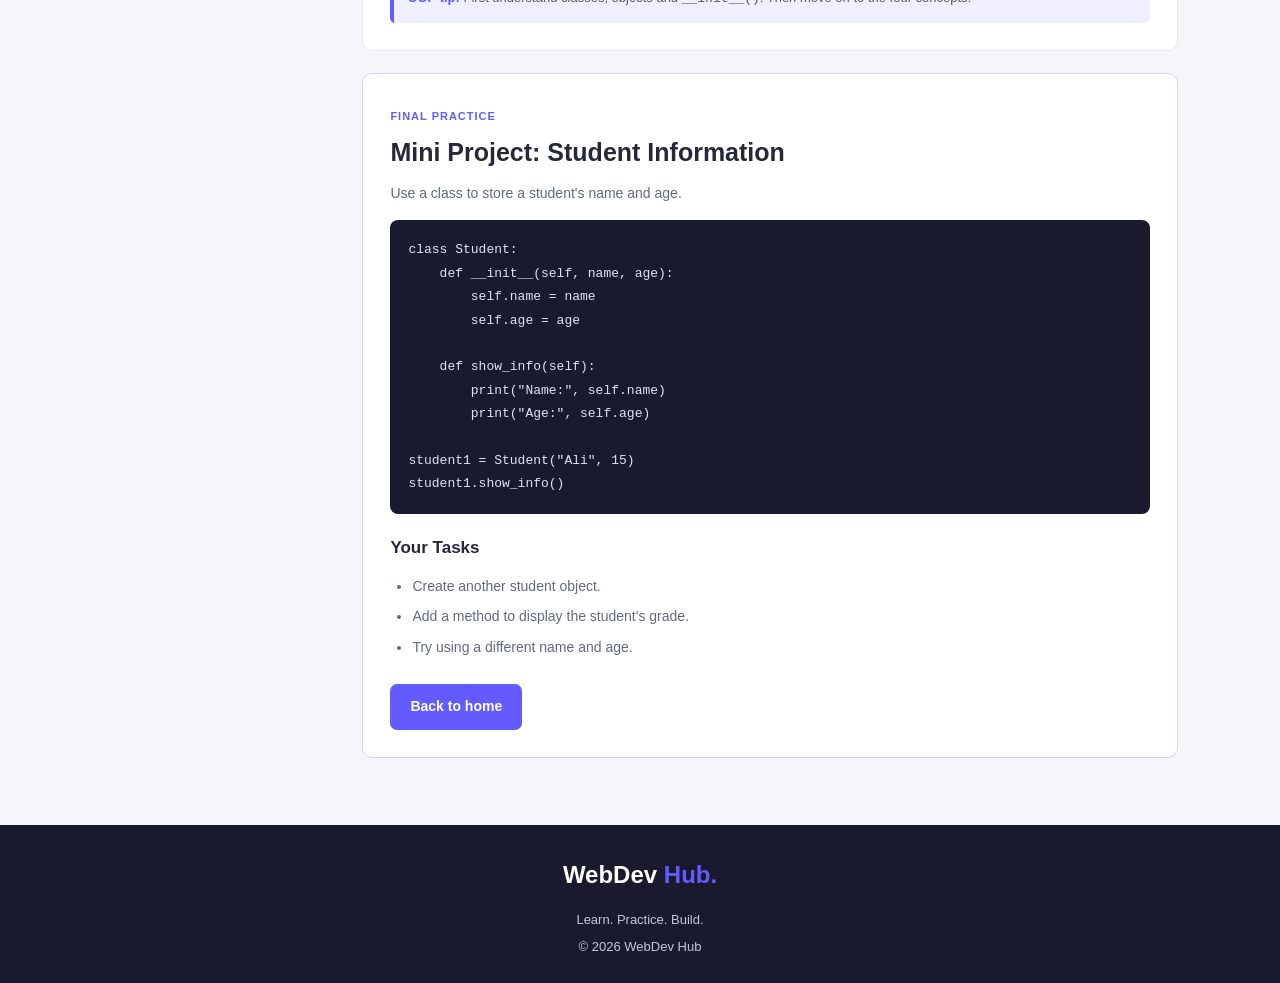
<file: python-course.html>
<!DOCTYPE html>
<html lang="en">
<head>
    <meta charset="UTF-8">
    <meta name="viewport" content="width=device-width, initial-scale=1.0">
    <title>Python Course | WebDev Hub</title>
    <link rel="stylesheet" href="python-course.css">
</head>
<body>

    <!-- Navbar -->
    <header class="navbar">
        <a href="#" class="logo">WebDev <span>Hub.</span></a>

        <nav>
            <a href="#home">Home</a>
            <a href="#lessons">Lessons</a>
            <a href="#oops">OOP</a>
        </nav>
    </header>

    <!-- Hero Section -->
    <section class="hero" id="home">
        <span class="tag">BEGINNER COURSE</span>
        <h1>Learn <span>Python</span> Programming</h1>
        <p>
            Learn Python step by step with easy definitions,
            simple code examples and the basics of OOP.
        </p>
        <a href="#lessons" class="btn">Start Learning →</a>

        <div class="python-box">
            <p><span class="purple">print</span>(<span class="green">"Hello, World!"</span>)</p>
            <p><span class="purple">name</span> = <span class="green">"Mohib"</span></p>
            <p><span class="purple">print</span>(name)</p>
        </div>
    </section>

    <!-- Main Content -->
    <main class="container" id="lessons">

        <aside class="sidebar">
            <h3>Python Topics</h3>
            <a href="#intro">1. Introduction</a>
            <a href="#variables">2. Variables & Data Types</a>
            <a href="#input">3. Input & Output</a>
            <a href="#operators">4. Operators</a>
            <a href="#conditions">5. If-Else</a>
            <a href="#loops">6. Loops</a>
            <a href="#collections">7. Lists & Dictionaries</a>
            <a href="#functions">8. Functions</a>
            <a href="#oops">9. OOP</a>
            <a href="#project">10. Practice Project</a>
        </aside>

        <section class="lessons">

            <!-- 1. Introduction -->
            <article class="lesson" id="intro">
                <span class="number">LESSON 01</span>
                <h2>What is Python?</h2>
                <p>
                    Python is a popular programming language used for
                    websites, automation, data analysis and artificial intelligence.
                </p>

                <h3>First Python Program</h3>
                <pre><code>print("Hello, World!")</code></pre>

                <p><strong>Output:</strong></p>
                <pre><code>Hello, World!</code></pre>
            </article>

            <!-- 2. Variables -->
            <article class="lesson" id="variables">
                <span class="number">LESSON 02</span>
                <h2>Variables & Data Types</h2>
                <p>
                    A variable stores a value that your program can use.
                    Python automatically determines its data type.
                </p>

                <pre><code>name = "Ali"       # String
age = 15           # Integer
height = 5.5       # Float
is_student = True  # Boolean

print(name)
print(age)</code></pre>

                <h3>Main Data Types</h3>
                <ul>
                    <li><strong>String (str):</strong> Text, e.g. "Hello"</li>
                    <li><strong>Integer (int):</strong> Whole numbers, e.g. 10</li>
                    <li><strong>Float:</strong> Decimal numbers, e.g. 5.5</li>
                    <li><strong>Boolean (bool):</strong> True or False</li>
                </ul>
            </article>

            <!-- 3. Input and Output -->
            <article class="lesson" id="input">
                <span class="number">LESSON 03</span>
                <h2>Input & Output</h2>
                <p>
                    Use <code>print()</code> to display information and
                    <code>input()</code> to receive text from the user.
                </p>

                <pre><code>name = input("Enter your name: ")
print("Welcome", name)</code></pre>

                <p><strong>Example output:</strong></p>
                <pre><code>Enter your name: Ali
Welcome Ali</code></pre>

                <div class="note">
                    Remember: <code>input()</code> returns text.
                    Use <code>int()</code> when you need a whole number.
                </div>
            </article>

            <!-- 4. Operators -->
            <article class="lesson" id="operators">
                <span class="number">LESSON 04</span>
                <h2>Python Operators</h2>
                <p>Operators perform calculations and comparisons.</p>

                <pre><code>a = 10
b = 3

print(a + b)   # 13
print(a - b)   # 7
print(a * b)   # 30
print(a / b)   # Division
print(a % b)   # Remainder
print(a > b)   # True</code></pre>

                <p>Main groups: arithmetic, comparison and logical operators.</p>
            </article>

            <!-- 5. Conditions -->
            <article class="lesson" id="conditions">
                <span class="number">LESSON 05</span>
                <h2>If-Else Conditions</h2>
                <p>
                    Conditions let your program make decisions based on
                    whether something is true or false.
                </p>

                <pre><code>age = 18

if age >= 18:
    print("Adult")
else:
    print("Under 18")</code></pre>

                <p>Use <code>elif</code> when you need to check another condition.</p>
            </article>

            <!-- 6. Loops -->
            <article class="lesson" id="loops">
                <span class="number">LESSON 06</span>
                <h2>For & While Loops</h2>
                <p>Loops repeat code instead of making you write it again and again.</p>

                <h3>For Loop</h3>
                <pre><code>for i in range(1, 6):
    print(i)</code></pre>

                <h3>While Loop</h3>
                <pre><code>count = 1

while count <= 3:
    print(count)
    count += 1</code></pre>
            </article>

            <!-- 7. Collections -->
            <article class="lesson" id="collections">
                <span class="number">LESSON 07</span>
                <h2>Lists, Tuples & Dictionaries</h2>

                <h3>List</h3>
                <p>A list stores multiple items and can be changed.</p>
                <pre><code>fruits = ["Apple", "Mango", "Banana"]
print(fruits[0])

fruits.append("Orange")</code></pre>

                <h3>Tuple</h3>
                <p>A tuple stores multiple items and cannot be changed after creation.</p>
                <pre><code>colors = ("Red", "Blue", "Green")
print(colors[1])</code></pre>

                <h3>Dictionary</h3>
                <p>A dictionary stores data as key-value pairs.</p>
                <pre><code>student = {
    "name": "Ali",
    "age": 15
}

print(student["name"])</code></pre>
            </article>

            <!-- 8. Functions -->
            <article class="lesson" id="functions">
                <span class="number">LESSON 08</span>
                <h2>Python Functions</h2>
                <p>
                    A function is a reusable block of code that performs
                    a particular task.
                </p>

                <pre><code>def greet(name):
    print("Hello", name)

greet("Ali")
greet("Sara")</code></pre>

                <h3>Function with Return</h3>
                <pre><code>def add(a, b):
    return a + b

result = add(5, 3)
print(result)</code></pre>
            </article>

            <!-- 9. OOP -->
            <article class="lesson" id="oops">
                <span class="number">LESSON 09</span>
                <h2>OOP (Object-Oriented Programming)</h2>
                <p>
                    OOP is a way of organizing code using classes and objects.
                    It helps group related data and functions together.
                </p>

                <h3>1. Class & Object</h3>
                <p>
                    A <strong>class</strong> is a blueprint. An
                    <strong>object</strong> is an instance created from that class.
                </p>

                <pre><code>class Student:
    def greet(self):
        print("Hello, student!")

student1 = Student()
student1.greet()</code></pre>

                <h3>2. The __init__() Method</h3>
                <p>
                    <code>__init__()</code> initializes an object's data
                    when the object is created.
                </p>

                <pre><code>class Student:
    def __init__(self, name, age):
        self.name = name
        self.age = age

student1 = Student("Ali", 15)

print(student1.name)
print(student1.age)</code></pre>

                <h3>3. Inheritance</h3>
                <p>
                    Inheritance lets one class reuse or extend features
                    from another class.
                </p>

                <pre><code>class Animal:
    def speak(self):
        print("Animal makes a sound")

class Dog(Animal):
    def bark(self):
        print("Woof!")

dog = Dog()
dog.speak()
dog.bark()</code></pre>

                <h3>4. The Four Main OOP Concepts</h3>
                <ul>
                    <li><strong>Encapsulation:</strong> Keeping data and related methods together and controlling access to data.</li>
                    <li><strong>Inheritance:</strong> Reusing or extending another class.</li>
                    <li><strong>Polymorphism:</strong> Different objects can respond to the same method in different ways.</li>
                    <li><strong>Abstraction:</strong> Hiding implementation details and exposing the essential features.</li>
                </ul>

                <div class="note">
                    <strong>OOP tip:</strong> First understand classes, objects
                    and <code>__init__()</code>. Then move on to the four concepts.
                </div>
            </article>

            <!-- 10. Practice -->
            <article class="lesson practice" id="project">
                <span class="number">FINAL PRACTICE</span>
                <h2>Mini Project: Student Information</h2>
                <p>Use a class to store a student's name and age.</p>

                <pre><code>class Student:
    def __init__(self, name, age):
        self.name = name
        self.age = age

    def show_info(self):
        print("Name:", self.name)
        print("Age:", self.age)

student1 = Student("Ali", 15)
student1.show_info()</code></pre>

                <h3>Your Tasks</h3>
                <ul>
                    <li>Create another student object.</li>
                    <li>Add a method to display the student's grade.</li>
                    <li>Try using a different name and age.</li>
                </ul>

                <a href="index.html" class="btn">Back to home</a>
            </article>

        </section>
    </main>

    <!-- Footer -->
    <footer class="footer">
        <a href="#home" class="logo">WebDev <span>Hub.</span></a>
        <p>Learn. Practice. Build.</p>
        <p>© 2026 WebDev Hub</p>
    </footer>

</body>
</html>
</file>
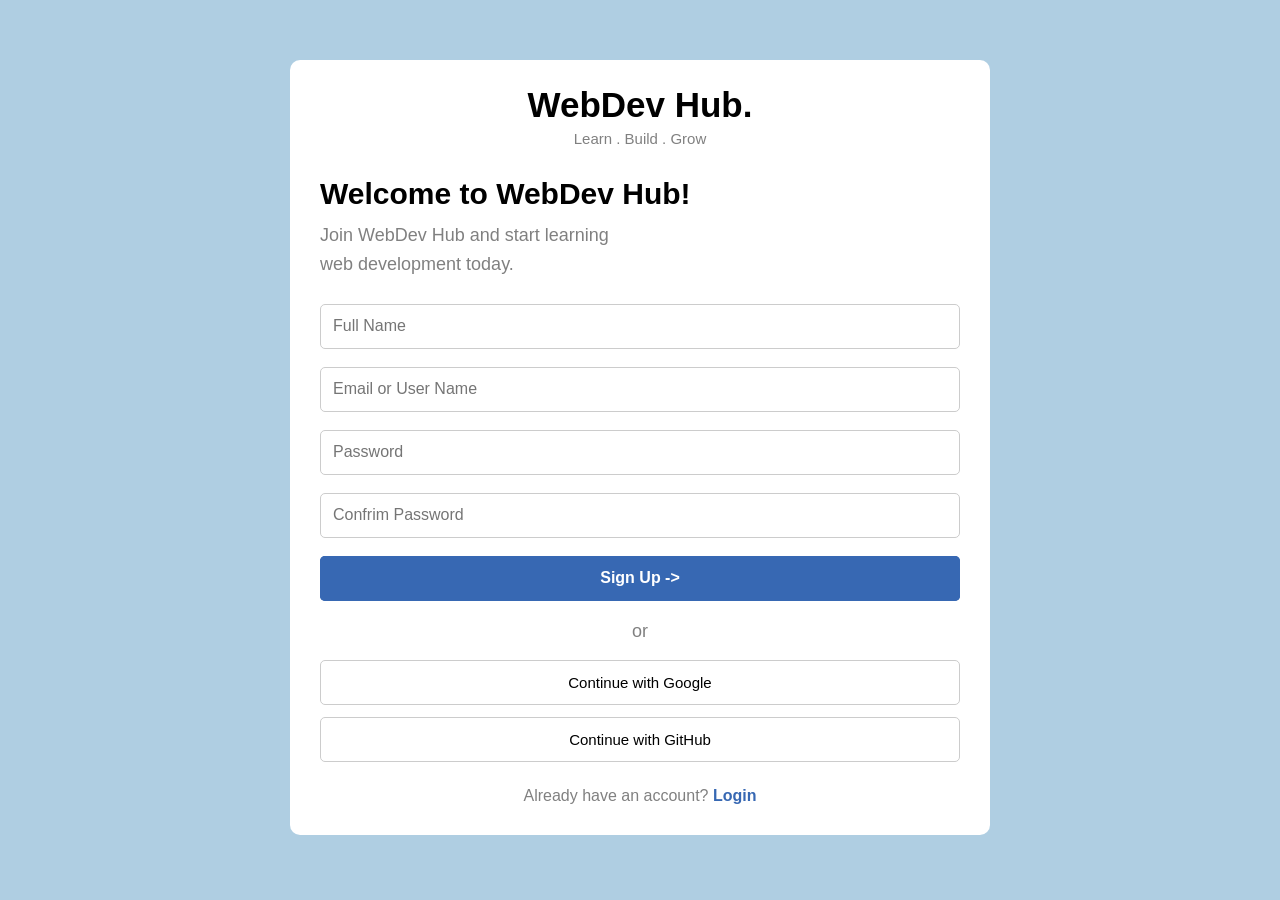
<file: signup.html>
<!DOCTYPE html>
<html lang="en">

<head>
    <meta charset="UTF-8">
    <meta name="viewport" content="width=device-width, initial-scale=1.0">

    <title>WebDev Hub - Sign in</title>

    <!-- CSS File -->
    <link rel="stylesheet" href="signup.css">
</head>

<body>

    <!-- Main Body -->
    <div class="main">

        <!-- Website Heading -->
        <h1>WebDev Hub.</h1>

        <p id="para-head">Learn . Build . Grow</p>

        <!-- Welcome Section -->
        <h2>Welcome to WebDev Hub!</h2>

        <p id="paragragh">
           Join WebDev Hub and start learning
            <br>
            web development today.
        </p>

        <!-- Login Form -->
        <div class="input">

            <!--Full name-->
            <input type="text" placeholder="Full Name">

            <br>

            <!-- Email or Username -->
            <input type="text" placeholder="Email or User Name">

            <br>

            <!-- Password -->
            <input type="password" placeholder="Password">

            <br>

            <!--Confrim Password-->
            <input type="password" placeholder="Confrim Password">

            <br>

            <!-- Sign up -->
            <a href="index.html" id="aone"><button id="aone">Sign Up -&gt;</button></a>

            <!-- OR Section -->
            <p>or</p>

            <!-- Social Login Buttons -->
            <div class="buttons">

                <!-- Google Button -->
                <a href="https://accounts.google.com/">
                    <button type="button">
                        Continue with Google
                    </button>
                </a>

                <!-- GitHub Button -->
                <a href="https://github.com/login">
                    <button type="button">
                        Continue with GitHub
                    </button>
                </a>

            </div>

        </div>

        <!-- Log In Section -->
        <p id="one">
            Already have an account?
            <a href="login.html">Login</a>
        </p>

    </div>

</body>

</html>
</file>
<file: css-course.css>
/* ===== GLOBAL STYLES ===== */
* {
    margin: 0;
    padding: 0;
    box-sizing: border-box;
}

html {
    scroll-behavior: smooth;
    scroll-padding-top: 25px;
}

body {
    font-family: Arial, Helvetica, sans-serif;
    background: #f7f8fc;
    color: #20243a;
    line-height: 1.7;
}

a {
    text-decoration: none;
    color: inherit;
}

button,
a {
    -webkit-tap-highlight-color: transparent;
}

:root {
    --primary: #635bff;
    --primary-dark: #4940e8;
    --text: #20243a;
    --muted: #697086;
    --border: #e7e9f2;
    --white: #ffffff;
}

/* ===== NAVBAR ===== */
.navbar {
    width: 100%;
    min-height: 76px;
    padding: 16px 7%;
    background: #ffffff;
    display: flex;
    justify-content: space-between;
    align-items: center;
    gap: 24px;
    border-bottom: 1px solid var(--border);
}

.logo {
    font-size: 25px;
    font-weight: 800;
    letter-spacing: -1px;
    white-space: nowrap;
}

.logo span {
    color: var(--primary);
}

.nav-links {
    display: flex;
    align-items: center;
    gap: 30px;
}

.nav-links a {
    color: #50566c;
    font-size: 14px;
    font-weight: 600;
    transition: color 0.3s;
}

.nav-links a:hover {
    color: var(--primary);
}

.nav-btn {
    background: var(--primary);
    color: white;
    padding: 11px 19px;
    border-radius: 9px;
    font-size: 14px;
    font-weight: 700;
    white-space: nowrap;
    transition: background 0.3s;
}

.nav-btn:hover,
.primary-btn:hover {
    background: var(--primary-dark);
}

/* ===== HERO SECTION ===== */
.hero {
    padding: 75px 7%;
    display: grid;
    grid-template-columns: 1.1fr 0.9fr;
    align-items: center;
    gap: 55px;
    background:
        radial-gradient(circle at 90% 10%, #e8e6ff 0, transparent 35%),
        #ffffff;
}

.hero-content {
    min-width: 0;
}

.tag {
    display: inline-block;
    color: var(--primary);
    background: #eeedff;
    padding: 7px 12px;
    border-radius: 6px;
    font-size: 11px;
    font-weight: 800;
    letter-spacing: 1px;
}

.hero h1 {
    font-size: clamp(36px, 4.5vw, 58px);
    line-height: 1.15;
    letter-spacing: -2px;
    margin: 22px 0;
}

.hero h1 span {
    color: var(--primary);
}

.hero-content > p {
    color: var(--muted);
    max-width: 540px;
    font-size: 16px;
}

.hero-buttons {
    display: flex;
    flex-wrap: wrap;
    gap: 14px;
    margin-top: 28px;
}

.primary-btn,
.secondary-btn {
    display: inline-flex;
    align-items: center;
    justify-content: center;
    padding: 13px 19px;
    border-radius: 9px;
    font-size: 14px;
    font-weight: 700;
    transition: 0.3s;
}

.primary-btn {
    color: white;
    background: var(--primary);
}

.secondary-btn {
    color: var(--text);
    border: 1px solid var(--border);
    background: white;
}

.secondary-btn:hover {
    border-color: var(--primary);
    color: var(--primary);
}

.course-info {
    display: flex;
    flex-wrap: wrap;
    gap: 42px;
    margin-top: 38px;
}

.course-info h3 {
    font-size: 21px;
    color: var(--text);
}

.course-info p {
    font-size: 13px;
    color: var(--muted);
}

/* ===== CODE PREVIEW ===== */
.hero-card {
    min-width: 0;
    background: #17182b;
    color: white;
    border-radius: 16px;
    overflow: hidden;
    box-shadow: 0 20px 55px rgba(38, 31, 100, 0.18);
    transform: rotate(1deg);
}

.card-top {
    display: flex;
    align-items: center;
    gap: 7px;
    padding: 17px 20px;
    border-bottom: 1px solid #303149;
}

.dot {
    width: 10px;
    height: 10px;
    border-radius: 50%;
}

.red {
    background: #ff6058;
}

.yellow {
    background: #ffbd2e;
}

.green {
    background: #28c840;
}

.file-name {
    margin-left: 12px;
    color: #b9bbd2;
    font-size: 12px;
}

.code-preview {
    padding: 25px;
    overflow-x: auto;
    font-family: Consolas, monospace;
    font-size: 14px;
    line-height: 1.9;
}

.code-preview p {
    white-space: pre;
}

.indent {
    padding-left: 22px;
}

.purple {
    color: #c6a0ff;
}

.blue {
    color: #80d8ff;
}

.orange {
    color: #ffd18a;
}

/* ===== COURSE LAYOUT ===== */
.course-layout {
    display: grid;
    grid-template-columns: 260px minmax(0, 1fr);
    gap: 35px;
    padding: 55px 7%;
    align-items: start;
}

/* ===== SIDEBAR ===== */
.sidebar {
    background: white;
    border: 1px solid var(--border);
    border-radius: 14px;
    padding: 23px 17px;
    position: sticky;
    top: 20px;
}

.sidebar h3 {
    font-size: 20px;
    margin-bottom: 5px;
}

.sidebar-text {
    color: #9298ac;
    font-size: 10px;
    letter-spacing: 1px;
    font-weight: 800;
    margin-bottom: 18px;
}

.side-link {
    display: block;
    padding: 10px 12px;
    margin-bottom: 4px;
    color: #626980;
    font-size: 13px;
    border-radius: 7px;
    transition: 0.25s;
    overflow-wrap: anywhere;
}

.side-link:hover {
    color: var(--primary);
    background: #f0efff;
}

.sidebar-tip {
    background: #f0efff;
    padding: 15px;
    margin-top: 20px;
    border-radius: 10px;
}

.sidebar-tip h4 {
    font-size: 13px;
    margin-bottom: 6px;
}

.sidebar-tip p {
    font-size: 12px;
    color: var(--muted);
}

/* ===== LESSONS SECTION ===== */
.lessons {
    min-width: 0;
}

.section-heading {
    margin-bottom: 28px;
}

.section-heading h2 {
    font-size: 32px;
    margin: 12px 0 5px;
    letter-spacing: -1px;
}

.section-heading p {
    color: var(--muted);
    font-size: 14px;
}

.lesson-card {
    min-width: 0;
    padding: 30px;
    background: white;
    border: 1px solid var(--border);
    border-radius: 14px;
    margin-bottom: 24px;
    scroll-margin-top: 20px;
    transition: box-shadow 0.3s, border-color 0.3s;
}

.lesson-card:hover {
    border-color: #d9d5ff;
    box-shadow: 0 8px 25px rgba(30, 30, 80, 0.04);
}

.lesson-number {
    color: var(--primary);
    font-size: 11px;
    font-weight: 800;
    letter-spacing: 1px;
}

.lesson-card h2 {
    font-size: 25px;
    line-height: 1.3;
    margin: 10px 0 13px;
    letter-spacing: -0.5px;
}

.lesson-card h4 {
    font-size: 15px;
    margin: 22px 0 10px;
}

.lesson-card p,
.lesson-card li {
    color: var(--muted);
    font-size: 14px;
}

.lesson-card ul {
    padding-left: 22px;
    margin: 14px 0;
}

.lesson-card li {
    margin-bottom: 7px;
}

.lesson-card strong {
    color: var(--text);
}

.lesson-card code {
    font-family: Consolas, monospace;
    font-size: 13px;
    overflow-wrap: anywhere;
}

.lesson-card pre {
    max-width: 100%;
    margin: 15px 0;
    padding: 20px;
    background: #191a2e;
    color: #d9dcf2;
    border-radius: 9px;
    overflow-x: auto;
    font-family: Consolas, monospace;
    font-size: 13px;
    line-height: 1.8;
    tab-size: 4;
}

.lesson-card pre code {
    white-space: pre;
    overflow-wrap: normal;
}

.code-box {
    border: 1px solid var(--border);
    border-radius: 10px;
    overflow: hidden;
    margin-top: 18px;
}

.code-title {
    padding: 10px 15px;
    font-size: 12px;
    font-weight: 700;
    background: #f0efff;
    color: var(--primary);
}

.code-box pre {
    margin: 0;
    border-radius: 0;
}

.note {
    margin-top: 18px;
    padding: 15px;
    border-left: 4px solid var(--primary);
    border-radius: 6px;
    background: #f4f3ff;
    color: #555b72;
    font-size: 13px;
}

.note strong {
    color: var(--primary-dark);
}

/* ===== PRACTICE CARD ===== */
.practice-card {
    border-color: #d9d5ff;
    background: linear-gradient(145deg, #ffffff, #f7f6ff);
}

.practice-card .primary-btn {
    margin-top: 12px;
}

/* ===== FOOTER ===== */
.footer {
    text-align: center;
    background: #191a2e;
    color: #c5c8dc;
    padding: 35px 20px;
}

.footer .logo {
    display: inline-block;
    color: white;
    margin-bottom: 7px;
}

.footer p {
    font-size: 13px;
}

.copyright {
    margin-top: 15px;
    color: #9296b0;
}

/* ===== TABLET RESPONSIVE ===== */
@media (max-width: 1000px) {
    .navbar {
        padding-left: 4%;
        padding-right: 4%;
    }

    .hero {
        padding: 60px 4%;
        gap: 30px;
    }

    .course-layout {
        grid-template-columns: 220px minmax(0, 1fr);
        padding: 40px 4%;
        gap: 22px;
    }

    .nav-links {
        gap: 18px;
    }

    .hero h1 {
        font-size: 42px;
    }

    .course-info {
        gap: 25px;
    }

    .lesson-card {
        padding: 24px;
    }
}

/* ===== MOBILE RESPONSIVE ===== */
@media (max-width: 700px) {
    .navbar {
        flex-direction: column;
        gap: 14px;
        padding: 20px 5%;
    }

    .nav-links {
        width: 100%;
        justify-content: center;
        flex-wrap: wrap;
        gap: 12px 22px;
    }

    .nav-btn {
        display: inline-flex;
        justify-content: center;
    }

    .hero {
        grid-template-columns: 1fr;
        padding: 45px 5%;
        gap: 35px;
    }

    .hero h1 {
        font-size: 38px;
        letter-spacing: -1px;
    }

    .hero-content > p {
        font-size: 14px;
    }

    .hero-card {
        transform: none;
        width: 100%;
    }

    .code-preview {
        padding: 20px;
        font-size: 12px;
    }

    .course-layout {
        display: flex;
        flex-direction: column;
        padding: 35px 5%;
        gap: 28px;
    }

    .sidebar {
        position: static;
        width: 100%;
    }

    .lessons {
        width: 100%;
    }

    .section-heading h2 {
        font-size: 27px;
    }

    .lesson-card {
        padding: 22px 18px;
    }

    .lesson-card h2 {
        font-size: 22px;
    }

    .lesson-card pre {
        padding: 15px;
        font-size: 12px;
    }

    .course-info {
        gap: 25px;
    }
}

/* ===== SMALL MOBILE ===== */
@media (max-width: 380px) {
    .logo {
        font-size: 22px;
    }

    .nav-links {
        gap: 10px 15px;
    }

    .nav-links a {
        font-size: 12px;
    }

    .hero h1 {
        font-size: 32px;
    }

    .hero-buttons {
        flex-direction: column;
    }

    .primary-btn,
    .secondary-btn {
        width: 100%;
        text-align: center;
    }

    .course-info {
        gap: 18px;
    }

    .course-info h3 {
        font-size: 17px;
    }

    .lesson-card {
        padding: 18px 14px;
    }
}
</file>
<file: html-course.css>
/* =========================
   GENERAL SETTINGS
========================= */
* {
    margin: 0;
    padding: 0;
    box-sizing: border-box;
}

html {
    scroll-behavior: smooth;
    scroll-padding-top: 20px;
}

body {
    font-family: 'Segoe UI', Tahoma, Arial, sans-serif;
    background: #f4f7fc;
    color: #172b4d;
    line-height: 1.7;
}

a {
    text-decoration: none;
}

pre {
    white-space: pre;
    overflow-x: auto;
    max-width: 100%;
}

code {
    font-family: Consolas, 'Courier New', monospace;
}

/* =========================
   NAVBAR
========================= */
.navbar {
    background: #0b1f3a;
    color: white;
    padding: 18px 7%;
    display: flex;
    align-items: center;
    justify-content: space-between;
    flex-wrap: wrap;
    gap: 20px;
}

.logo {
    font-size: 27px;
    font-weight: 800;
    color: white;
    white-space: nowrap;
}

.logo span,
.footer span {
    color: #60a5fa;
}

.navbar nav {
    display: flex;
    align-items: center;
    justify-content: center;
    flex-wrap: wrap;
    gap: 22px;
}

.navbar nav a {
    color: #e2e8f0;
    font-size: 14px;
    transition: 0.3s;
}

.navbar nav a:hover {
    color: #60a5fa;
}

.navbar nav .login {
    border: 1px solid #94a3b8;
    padding: 8px 16px;
    border-radius: 8px;
}

/* =========================
   HERO SECTION
========================= */
.hero {
    background: linear-gradient(120deg, #dbeafe, #eff6ff, #e0e7ff);
    padding: 65px 7%;
    display: flex;
    align-items: center;
    justify-content: space-between;
    gap: 40px;
}

.hero-content {
    flex: 1;
    min-width: 0;
}

.badge,
.small-label {
    display: inline-block;
    color: #1d4ed8;
    background: #dbeafe;
    border-radius: 20px;
    padding: 5px 12px;
    font-size: 12px;
    font-weight: 700;
    letter-spacing: 0.5px;
    margin-bottom: 15px;
}

.hero h1 {
    font-size: clamp(32px, 4vw, 52px);
    line-height: 1.2;
    margin-bottom: 20px;
    overflow-wrap: break-word;
}

.hero h1 span {
    color: #2563eb;
}

.hero-content > p {
    max-width: 590px;
    color: #52627a;
    margin-bottom: 22px;
    font-size: 16px;
}

.hero-info {
    display: flex;
    flex-wrap: wrap;
    gap: 12px 22px;
    margin-bottom: 25px;
    color: #334b6c;
    font-size: 13px;
    font-weight: 600;
}

.primary-btn {
    display: inline-block;
    background: #2563eb;
    color: white;
    padding: 12px 22px;
    border-radius: 9px;
    font-weight: 600;
    transition: 0.3s;
}

.primary-btn:hover {
    background: #1d4ed8;
    transform: translateY(-2px);
}

.hero-card {
    flex: 0 1 340px;
    min-width: 0;
    background: white;
    border-radius: 22px;
    padding: 25px;
    text-align: center;
    box-shadow: 0 15px 40px #1e40af15;
}

.html-icon {
    font-family: Consolas, monospace;
    color: #f05235;
    font-size: 85px;
    font-weight: bold;
    line-height: 1.3;
}

.hero-card h2 {
    font-size: 23px;
    margin: 10px 0 5px;
}

.hero-card > p {
    color: #64748b;
    font-size: 14px;
    margin-bottom: 18px;
}

.mini-code {
    background: #111c2e;
    color: #7dd3fc;
    text-align: left;
    padding: 15px;
    border-radius: 10px;
    font-family: Consolas, monospace;
    font-size: 13px;
    line-height: 1.8;
}

/* =========================
   MAIN COURSE LAYOUT
========================= */
.course-layout {
    max-width: 1400px;
    margin: 40px auto;
    padding: 0 25px;
    display: grid;
    grid-template-columns: 245px minmax(0, 1fr);
    align-items: start;
    gap: 28px;
}

.sidebar {
    background: white;
    border: 1px solid #e2e8f0;
    border-radius: 14px;
    padding: 22px 15px;
    position: sticky;
    top: 20px;
    max-height: calc(100vh - 40px);
    overflow-y: auto;
}

.sidebar h3 {
    font-size: 19px;
    margin: 0 0 15px 5px;
}

.sidebar a {
    display: block;
    color: #52627a;
    font-size: 13px;
    padding: 10px;
    border-radius: 7px;
    margin-bottom: 4px;
    transition: 0.25s;
}

.sidebar a:hover {
    background: #eff6ff;
    color: #2563eb;
    padding-left: 14px;
}

.lessons {
    min-width: 0;
}

.section-title {
    margin-bottom: 25px;
}

.section-title h2 {
    font-size: clamp(23px, 3vw, 31px);
    line-height: 1.3;
    margin-bottom: 10px;
}

.section-title > p {
    color: #64748b;
    font-size: 15px;
}

/* =========================
   LESSON CARDS
========================= */
.lesson {
    background: white;
    border: 1px solid #e2e8f0;
    border-radius: 14px;
    padding: 25px;
    margin-bottom: 22px;
    min-width: 0;
    box-shadow: 0 4px 15px #0f172a06;
    scroll-margin-top: 20px;
    transition: border-color 0.3s, box-shadow 0.3s;
}

.lesson:hover {
    border-color: #bfdbfe;
    box-shadow: 0 8px 25px #2563eb0d;
}

.lesson-number {
    display: inline-block;
    color: #2563eb;
    background: #eff6ff;
    padding: 4px 10px;
    border-radius: 6px;
    font-size: 11px;
    font-weight: 800;
    letter-spacing: 1px;
    margin-bottom: 12px;
}

.lesson h2 {
    font-size: 23px;
    line-height: 1.4;
    margin-bottom: 12px;
    overflow-wrap: anywhere;
}

.definition {
    color: #52627a;
    font-size: 15px;
    margin-bottom: 20px;
}

.definition strong {
    color: #172b4d;
}

.lesson h3 {
    font-size: 16px;
    margin-bottom: 10px;
}

/* =========================
   CODE EXAMPLES
========================= */
.lesson pre {
    background: #111c2e;
    color: #dbeafe;
    border-radius: 10px;
    padding: 20px;
    font-size: 13px;
    line-height: 1.8;
    margin-bottom: 12px;
    border: 1px solid #27364d;
}

.lesson code {
    display: block;
    min-width: max-content;
}

.tip {
    background: #eff6ff;
    border-left: 4px solid #3b82f6;
    color: #365477;
    padding: 13px 15px;
    border-radius: 7px;
    font-size: 13px;
    margin-top: 15px;
}

.explanation {
    color: #64748b;
    font-size: 14px;
    margin-top: 10px;
}

/* =========================
   PRACTICE SECTION
========================= */
.practice {
    background: linear-gradient(120deg, #dbeafe, #eff6ff);
    border: 1px solid #bfdbfe;
    border-radius: 15px;
    padding: 30px;
    margin-top: 30px;
}

.practice h2 {
    font-size: 27px;
    margin-bottom: 10px;
}

.practice p {
    color: #52627a;
    margin-bottom: 20px;
}

/* =========================
   FOOTER
========================= */
.footer {
    background: #0b1f3a;
    color: #cbd5e1;
    padding: 35px 20px;
    text-align: center;
    margin-top: 55px;
}

.footer h2 {
    color: white;
    font-size: 26px;
    margin-bottom: 8px;
}

.footer p {
    font-size: 14px;
}

.copyright {
    border-top: 1px solid #334155;
    margin-top: 22px;
    padding-top: 18px;
    color: #94a3b8;
}

/* =========================
   TABLET RESPONSIVE
========================= */
@media (max-width: 1000px) {
    .navbar {
        padding: 18px 4%;
    }

    .navbar nav {
        gap: 13px;
    }

    .hero {
        padding: 45px 5%;
        gap: 25px;
    }

    .hero-card {
        flex-basis: 280px;
    }

    .course-layout {
        grid-template-columns: 205px minmax(0, 1fr);
        gap: 18px;
        padding: 0 18px;
    }

    .lesson {
        padding: 20px;
    }
}

/* =========================
   MOBILE RESPONSIVE
========================= */
@media (max-width: 700px) {
    .navbar {
        flex-direction: column;
        padding: 20px 15px;
        gap: 15px;
    }

    .logo {
        font-size: 25px;
    }

    .navbar nav {
        width: 100%;
        gap: 12px;
    }

    .navbar nav a {
        font-size: 13px;
    }

    .hero {
        flex-direction: column;
        text-align: center;
        padding: 40px 20px;
    }

    .hero-content {
        width: 100%;
    }

    .hero-info {
        justify-content: center;
    }

    .hero-card {
        width: 100%;
        max-width: 380px;
        flex: auto;
    }

    .course-layout {
        display: flex;
        flex-direction: column;
        width: 100%;
        padding: 0 15px;
        margin: 25px auto;
    }

    .sidebar {
        position: static;
        width: 100%;
        max-height: none;
        overflow: visible;
    }

    .lessons {
        width: 100%;
    }

    .section-title h2 {
        font-size: 25px;
    }

    .lesson {
        padding: 18px;
        margin-bottom: 18px;
    }

    .lesson h2 {
        font-size: 21px;
    }

    .lesson pre {
        padding: 15px;
        font-size: 12px;
    }

    .practice {
        padding: 22px;
    }

    .practice h2 {
        font-size: 23px;
    }
}

/* SMALL MOBILE */
@media (max-width: 380px) {
    .navbar nav {
        gap: 10px;
    }

    .navbar nav a {
        font-size: 12px;
    }

    .hero h1 {
        font-size: 30px;
    }

    .hero-info {
        flex-direction: column;
        gap: 8px;
    }

    .lesson {
        padding: 14px;
    }

    .lesson pre {
        font-size: 11px;
    }
}
</file>
<file: javascript-course.css>
/* ==========================
   1. RESET & BASIC STYLING
========================== */

* {
    margin: 0;
    padding: 0;
    box-sizing: border-box;
}

html {
    scroll-behavior: smooth;
    scroll-padding-top: 90px;
}

body {
    font-family: Arial, Helvetica, sans-serif;
    background: #ffffff;
    color: #20243a;
    line-height: 1.7;
}

a {
    color: inherit;
    text-decoration: none;
}

section {
    scroll-margin-top: 90px;
}

/* ==========================
   2. HEADER
========================== */

.header {
    width: 100%;
    min-height: 100px;
    padding: 18px 5%;

    display: flex;
    align-items: center;
    justify-content: space-between;
    gap: 20px;

    background: #ffffff;
    border-bottom: 1px solid #eeeeF4;
}

.logo {
    font-size: 30px;
    font-weight: 800;
    letter-spacing: -1.5px;
    line-height: 1.3;
    white-space: nowrap;
    color: #20243a;
}

.logo span {
    color: #6557f5;
}

/* Navigation */

.navbar {
    display: flex;
    align-items: center;
    justify-content: center;
    gap: 28px;
}

.navbar a {
    font-size: 15px;
    font-weight: 600;
    color: #555b6d;
    transition: color 0.3s;
}

.navbar a:hover {
    color: #6557f5;
}

/* Start Learning */

.start-btn {
    display: inline-block;
    padding: 12px 22px;

    background: #6557f5;
    color: #ffffff;

    font-size: 15px;
    font-weight: 700;
    border-radius: 12px;
    white-space: nowrap;

    transition: 0.3s;
}

.start-btn:hover {
    background: #5041df;
    transform: translateY(-2px);
}

/* ==========================
   3. HERO SECTION
========================== */

.hero {
    width: 100%;
    min-height: 560px;
    padding: 80px 5%;

    display: flex;
    align-items: center;

    background: linear-gradient(
        115deg,
        #ffffff 0%,
        #f5f3ff 48%,
        #e9e5ff 100%
    );

    border-bottom: 1px solid #e9e7f0;
}

.hero-content {
    width: 100%;
    max-width: 1250px;
    margin: 0 auto;
}

/* Course Label */

.course-label {
    display: inline-block;
    padding: 12px 22px;
    margin-bottom: 32px;

    background: #efecff;
    color: #6557e9;

    font-size: 15px;
    font-weight: 800;
    letter-spacing: 1.3px;
    border-radius: 12px;
}

/* Hero Heading */

.hero h1 {
    max-width: 1050px;
    margin-bottom: 32px;

    color: #20243a;
    font-size: clamp(40px, 5.5vw, 68px);
    font-weight: 800;
    line-height: 1.2;
    letter-spacing: -2px;
}

.hero h1 span {
    color: #6557f5;
}

/* Hero Description */

.description {
    max-width: 850px;
    margin-bottom: 38px;

    color: #73798a;
    font-size: 19px;
    line-height: 1.9;
}

/* ==========================
   4. HERO BUTTONS
========================== */

.hero-buttons {
    display: flex;
    flex-direction: column;
    gap: 18px;

    width: 100%;
    max-width: 640px;
}

.explore-btn,
.practice-btn {
    width: 100%;
    min-height: 76px;
    padding: 18px 24px;

    display: flex;
    align-items: center;
    justify-content: center;
    gap: 12px;

    text-align: center;
    font-size: 20px;
    font-weight: 700;
    border-radius: 16px;

    transition: 0.3s;
}

.explore-btn {
    background: #6557f5;
    color: #ffffff;
}

.explore-btn span {
    font-size: 25px;
}

.explore-btn:hover {
    background: #5041df;
    transform: translateY(-2px);
}

.practice-btn {
    background: #ffffff;
    color: #252940;
    border: 2px solid #e5e5ed;
}

.practice-btn:hover {
    border-color: #6557f5;
    color: #6557f5;
}

/* ==========================
   5. COURSE LAYOUT
========================== */

.course-layout {
    width: 100%;
    max-width: 1550px;
    margin: 0 auto;
    padding: 35px 4%;

    display: grid;
    grid-template-columns: 270px minmax(0, 1fr);
    align-items: start;
    gap: 30px;

    background: #f5f3e9;
}

/* ==========================
   6. LEFT SIDEBAR
========================== */

.sidebar {
    position: sticky;
    top: 20px;

    height: calc(100vh - 40px);
    overflow-y: auto;

    padding: 24px 18px;

    background: #fffef9;
    border: 1px solid #e9e5d9;
    border-radius: 14px;

    scrollbar-width: thin;
    scrollbar-color: #d8d5c9 transparent;
}

.sidebar h2 {
    margin-bottom: 8px;
    font-size: 21px;
    color: #424650;
}

.sidebar-label {
    margin-bottom: 20px;

    color: #7a8496;
    font-size: 10px;
    font-weight: 800;
    letter-spacing: 1.5px;
}

/* Lesson Navigation */

.lesson-nav {
    display: flex;
    flex-direction: column;
    gap: 3px;
}

.lesson-nav a {
    display: flex;
    align-items: flex-start;
    gap: 7px;

    padding: 9px 8px;

    color: #626977;
    font-size: 12px;
    line-height: 1.6;

    border-radius: 6px;
    transition: 0.2s;
}

.lesson-nav a span {
    flex-shrink: 0;
    min-width: 26px;
    color: #7b8494;
}

.lesson-nav a:hover {
    color: #356fd5;
    background: #edf2ff;
}

.lesson-nav a:focus-visible {
    outline: 2px solid #6557f5;
    outline-offset: 2px;
}

/* ==========================
   7. COURSE CONTENT
========================== */

.content {
    min-width: 0;
    width: 100%;
}

.page-intro {
    margin-bottom: 25px;
    text-align: center;

    color: #727987;
    font-size: 13px;
}

/* Lesson Cards */

.lesson {
    min-width: 0;
    margin-bottom: 24px;
    padding: 28px;

    background: #fffef9;
    border: 1px solid #e9e5d9;
    border-radius: 14px;

    scroll-margin-top: 20px;
}

.lesson-number {
    display: inline-block;
    margin-bottom: 12px;

    color: #3874d8;
    font-size: 11px;
    font-weight: 800;
    letter-spacing: 1.5px;
}

.lesson h2 {
    margin-bottom: 14px;

    color: #363a44;
    font-size: 25px;
    line-height: 1.4;
}

.lesson h3 {
    margin-top: 22px;
    margin-bottom: 10px;

    color: #424651;
    font-size: 15px;
    line-height: 1.5;
}

.lesson p {
    margin-bottom: 15px;

    color: #626977;
    font-size: 13px;
    line-height: 1.9;
}

.lesson ul {
    margin: 12px 0 20px;
    padding-left: 22px;
}

.lesson li {
    padding-left: 2px;
    margin-bottom: 7px;

    color: #626977;
    font-size: 13px;
    line-height: 1.8;
}

.lesson strong {
    color: #464b57;
}

/* ==========================
   8. CODE EXAMPLES
========================== */

.lesson pre {
    width: 100%;
    max-width: 100%;
    overflow-x: auto;

    margin: 18px 0;
    padding: 18px;

    background: #f1f2f6;
    border: 1px solid #e0e3eb;
    border-radius: 8px;

    color: #353b49;
    font-size: 12px;
    line-height: 1.9;
    tab-size: 4;
}

.lesson code {
    font-family: Consolas, Monaco, monospace;
}

.lesson pre code {
    white-space: pre;
}

/* ==========================
   9. BLUE REMINDER BOX
========================== */

.note {
    margin: 22px 0 5px;
    padding: 13px 15px;

    background: #f0f5ff;
    border-left: 4px solid #4381e4;
    border-radius: 0 5px 5px 0;

    color: #63728c;
    font-size: 12px;
    line-height: 1.9;
}

.note strong {
    color: #3568b7;
}

/* Back to Top */

.back-top {
    display: inline-block;
    margin-top: 20px;

    color: #6557e9;
    font-size: 14px;
    font-weight: 700;
}

/* ==========================
   10. FOOTER
========================== */

.footer {
    padding: 30px 15px;
    text-align: center;

    color: #737987;
    font-size: 12px;
    border-top: 1px solid #e9e5d9;
}

.footer-logo {
    display: inline-block;
    margin-bottom: 8px;

    color: #20243a;
    font-size: 24px;
    font-weight: 800;
}

.footer-logo span {
    color: #6557f5;
}

.footer p {
    margin: 5px 0;
}

/* ==========================
   11. TABLET RESPONSIVE
========================== */

@media (min-width: 701px) and (max-width: 1000px) {

    .header {
        padding: 18px 3%;
        gap: 14px;
    }

    .logo {
        font-size: 25px;
    }

    .navbar {
        gap: 16px;
    }

    .navbar a {
        font-size: 13px;
    }

    .start-btn {
        padding: 11px 15px;
        font-size: 13px;
    }

    .hero {
        min-height: 480px;
        padding: 65px 5%;
    }

    .hero h1 {
        font-size: 48px;
    }

    .description {
        font-size: 17px;
    }

    .course-layout {
        grid-template-columns: 225px minmax(0, 1fr);
        gap: 18px;
        padding: 25px 3%;
    }

    .sidebar {
        padding: 20px 12px;
    }

    .sidebar h2 {
        font-size: 18px;
    }

    .lesson {
        padding: 22px;
    }

    .lesson h2 {
        font-size: 22px;
    }

    .lesson pre {
        font-size: 11px;
    }
}

/* ==========================
   12. MOBILE RESPONSIVE
========================== */

@media (max-width: 700px) {

    /* Header like your screenshot */

    .header {
        min-height: 0;
        padding: 48px 5% 42px;

        flex-direction: column;
        justify-content: center;
        gap: 24px;
    }

    .logo {
        font-size: 38px;
        letter-spacing: -1.5px;
    }

    .navbar {
        display: flex;
        justify-content: center;
        flex-wrap: wrap;
        gap: 28px;
    }

    .navbar a {
        font-size: 16px;
    }

    .start-btn {
        padding: 14px 30px;
        font-size: 17px;
        border-radius: 17px;
    }

    /* Hero */

    .hero {
        min-height: 0;
        padding: 90px 5% 65px;
    }

    .course-label {
        padding: 12px 18px;
        margin-bottom: 42px;

        font-size: 13px;
        letter-spacing: 1px;
    }

    .hero h1 {
        margin-bottom: 48px;

        font-size: clamp(37px, 8.5vw, 54px);
        line-height: 1.3;
        letter-spacing: -1.5px;
    }

    .description {
        margin-bottom: 55px;

        font-size: 17px;
        line-height: 2;
    }

    .hero-buttons {
        max-width: none;
        gap: 22px;
    }

    .explore-btn,
    .practice-btn {
        min-height: 88px;
        padding: 20px 12px;
        font-size: 20px;
        border-radius: 17px;
    }

    /* Course becomes a vertical layout */

    .course-layout {
        display: flex;
        flex-direction: column;
        gap: 22px;

        padding: 22px 4%;
    }

    .sidebar {
        position: static;
        width: 100%;
        height: auto;
        overflow: visible;
        padding: 20px;
    }

    .sidebar h2 {
        font-size: 20px;
    }

    /* Two lesson links per row */

    .lesson-nav {
        display: grid;
        grid-template-columns: repeat(2, minmax(0, 1fr));
        gap: 5px;
    }

    .lesson-nav a {
        padding: 9px 6px;
        background: #faf9f4;
        font-size: 11px;
        overflow-wrap: anywhere;
    }

    .lesson-nav a span {
        min-width: 24px;
    }

    .page-intro {
        text-align: left;
        margin-bottom: 17px;
    }

    .lesson {
        padding: 21px;
        margin-bottom: 18px;
    }

    .lesson h2 {
        font-size: 22px;
    }

    .lesson h3 {
        font-size: 14px;
    }

    .lesson p,
    .lesson li {
        font-size: 12px;
    }

    .lesson pre {
        padding: 14px;
        font-size: 11px;
    }
}

/* ==========================
   13. SMALL MOBILE
========================== */

@media (max-width: 380px) {

    .header {
        padding: 35px 4% 32px;
        gap: 22px;
    }

    .logo {
        font-size: 33px;
    }

    .navbar {
        gap: 20px;
    }

    .navbar a {
        font-size: 14px;
    }

    .hero {
        padding: 65px 5% 45px;
    }

    .course-label {
        padding: 10px 12px;
        font-size: 11px;
    }

    .hero h1 {
        font-size: 35px;
        letter-spacing: -1px;
    }

    .description {
        font-size: 15px;
    }

    .explore-btn,
    .practice-btn {
        min-height: 70px;
        font-size: 17px;
    }

    .course-layout {
        padding: 15px 3%;
    }

    .sidebar {
        padding: 16px 12px;
    }

    /* One lesson link per row on very small screens */

    .lesson-nav {
        grid-template-columns: 1fr;
    }

    .lesson {
        padding: 16px;
    }

    .lesson h2 {
        font-size: 20px;
    }

    .lesson pre {
        padding: 10px;
        font-size: 10px;
    }
}
</file>
<file: login.css>
/* Smooth scrolling */
html {
    scroll-behavior: smooth;
}

/* Basic settings */
* {
    box-sizing: border-box;
}

body {
    background-color: rgb(175, 206, 226);
    font-family: 'Segoe UI', Tahoma, Geneva, Verdana, sans-serif;
    margin: 0;
    padding: 20px;
}

/* Main login box */
.main {
    background-color: white;
    border-radius: 10px;
    width: 70%;
    max-width: 700px;
    margin: 40px auto;
    padding: 25px 30px;
    overflow-wrap: break-word;
}

/* Main heading */
.main h1 {
    color: black;
    font-size: 35px;
    font-weight: 700;
    text-align: center;
    margin: 0;
}

/* Tagline */
#para-head {
    color: gray;
    font-size: 15px;
    font-weight: 400;
    text-align: center;
    margin: 5px 0 30px;
}

/* Welcome heading */
.main h2 {
    color: black;
    font-weight: 700;
    font-size: 30px;
    margin: 20px 0 10px;
}

/* Paragraphs */
.main p {
    font-size: 18px;
    font-weight: 500;
    color: gray;
}

/* Description under welcome heading */
#paragragh {
    margin: 0 0 25px;
    line-height: 1.6;
}

/* Input section */
.input {
    width: 100%;
}

/* Email and password inputs */
.main input {
    display: block;
    width: 100%;
    height: 45px;
    padding: 10px 12px;
    margin: 0;
    border: 1px solid #ccc;
    border-radius: 5px;
    font-size: 16px;
}

/* Forgot password link */
.input > a {
    display: block;
    text-align: right;
    margin: 0 0 20px;
    font-weight: 500;
    text-decoration: none;
    font-size: 14px;
}

/* Login button */
.input > button {
    display: block;
    width: 100%;
    min-height: 45px;
    background-color: rgb(55, 104, 179);
    border: none;
    border-radius: 5px;
    color: white;
    font-size: 16px;
    font-weight: 600;
    cursor: pointer;
}

/* OR text */
.input > p {
    text-align: center;
    margin: 18px 0;
}

/* Google and GitHub buttons */
.buttons {
    display: flex;
    flex-direction: column;
    gap: 12px;
}

/* Links inside social buttons */
.buttons a {
    display: block;
    width: 100%;
    text-decoration: none;
}

/* Social buttons */
.buttons button {
    display: block;
    width: 100%;
    min-height: 45px;
    margin: 0;
    border: 1px solid #ccc;
    border-radius: 5px;
    background-color: white;
    color: black;
    font-size: 15px;
    cursor: pointer;
}

/* Hover effect */
.input button:hover {
    opacity: 0.9;
}

/* Sign-in text */
#one {
    color: gray;
    font-size: 16px;
    font-weight: 400;
    text-align: center;
    margin: 25px 0 5px;
}

#one a {
    color: rgb(55, 104, 179);
    text-decoration: none;
    font-weight: 600;
}

/* =========================
   TABLET RESPONSIVE
   ========================= */
@media screen and (max-width: 768px) {

    body {
        padding: 20px;
    }

    .main {
        width: 90%;
        max-width: 550px;
        margin: 30px auto;
        padding: 25px;
    }

    .main h1 {
        font-size: 32px;
    }

    .main h2 {
        font-size: 26px;
    }

    .main p {
        font-size: 17px;
    }
}

/* =========================
   MOBILE RESPONSIVE
   ========================= */
@media screen and (max-width: 480px) {

    body {
        padding: 12px;
    }

    .main {
        width: 100%;
        margin: 15px auto;
        padding: 20px 16px;
        border-radius: 8px;
    }

    .main h1 {
        font-size: 27px;
    }

    #para-head {
        font-size: 13px;
        margin-bottom: 25px;
    }

    .main h2 {
        font-size: 23px;
        margin: 15px 0 10px;
    }

    .main p {
        font-size: 15px;
    }

    #paragragh {
        line-height: 1.5;
    }

    .main input {
        height: 44px;
        font-size: 14px;
    }

    .input > button,
    .buttons button {
        min-height: 44px;
        font-size: 14px;
    }

    #one {
        font-size: 14px;
        line-height: 1.6;
    }
}
</file>
<file: python-course.css>
/* ===== BASIC STYLING ===== */
* {
    margin: 0;
    padding: 0;
    box-sizing: border-box;
}

html {
    scroll-behavior: smooth;
    scroll-padding-top: 20px;
}

body {
    font-family: Arial, sans-serif;
    background: #f5f6fa;
    color: #25283b;
    line-height: 1.7;
}

a {
    text-decoration: none;
    color: inherit;
}

/* ===== NAVBAR ===== */
.navbar {
    display: flex;
    justify-content: space-between;
    align-items: center;
    gap: 20px;
    padding: 18px 8%;
    background: white;
    border-bottom: 1px solid #e5e7eb;
}

.logo {
    font-size: 24px;
    font-weight: bold;
    white-space: nowrap;
}

.logo span {
    color: #635bff;
}

.navbar nav {
    display: flex;
    flex-wrap: wrap;
    gap: 25px;
}

.navbar nav a {
    font-size: 14px;
    color: #555b70;
    font-weight: bold;
}

.navbar nav a:hover {
    color: #635bff;
}

/* ===== HERO ===== */
.hero {
    text-align: center;
    padding: 65px 8%;
    background: white;
}

.tag {
    display: inline-block;
    background: #eeedff;
    color: #635bff;
    padding: 5px 12px;
    border-radius: 5px;
    font-size: 12px;
    font-weight: bold;
}

.hero h1 {
    font-size: clamp(30px, 5vw, 46px);
    line-height: 1.25;
    margin: 18px 0;
}

.hero h1 span {
    color: #635bff;
}

.hero > p {
    max-width: 600px;
    margin: 0 auto 24px;
    color: #697086;
}

.btn {
    display: inline-block;
    padding: 11px 20px;
    background: #635bff;
    color: white;
    border-radius: 7px;
    font-weight: bold;
    font-size: 14px;
    transition: 0.3s;
}

.btn:hover {
    background: #4940e8;
}

/* ===== PYTHON CODE BOX ===== */
.python-box {
    max-width: 550px;
    margin: 35px auto 0;
    padding: 25px;
    text-align: left;
    background: #191a2e;
    color: #e0e3f5;
    border-radius: 12px;
    overflow-x: auto;
    box-shadow: 0 10px 30px rgba(0, 0, 0, 0.08);
}

.python-box p {
    font-family: Consolas, monospace;
    font-size: 14px;
    white-space: pre;
}

.purple {
    color: #c6a0ff;
}

.green {
    color: #a5e8a0;
}

/* ===== MAIN LAYOUT ===== */
.container {
    display: grid;
    grid-template-columns: 230px minmax(0, 1fr);
    gap: 30px;
    padding: 45px 8%;
    align-items: start;
}

/* ===== SIDEBAR ===== */
.sidebar {
    background: white;
    padding: 22px 16px;
    border: 1px solid #e5e7eb;
    border-radius: 10px;
    position: sticky;
    top: 20px;
}

.sidebar h3 {
    margin-bottom: 15px;
    font-size: 19px;
}

.sidebar a {
    display: block;
    padding: 9px 10px;
    margin-bottom: 4px;
    font-size: 13px;
    color: #626980;
    border-radius: 6px;
    overflow-wrap: anywhere;
    transition: 0.2s;
}

.sidebar a:hover {
    color: #635bff;
    background: #f0efff;
}

/* ===== LESSON CARDS ===== */
.lessons {
    min-width: 0;
}

.lesson {
    background: white;
    border: 1px solid #e5e7eb;
    border-radius: 10px;
    padding: 27px;
    margin-bottom: 22px;
    scroll-margin-top: 20px;
}

.lesson:hover {
    border-color: #d6d2ff;
}

.number {
    font-size: 11px;
    font-weight: bold;
    letter-spacing: 1px;
    color: #635bff;
}

.lesson h2 {
    font-size: 25px;
    line-height: 1.35;
    margin: 8px 0 12px;
}

.lesson h3 {
    font-size: 17px;
    margin: 20px 0 8px;
}

.lesson p,
.lesson li {
    color: #626980;
    font-size: 14px;
}

.lesson ul {
    padding-left: 22px;
    margin: 12px 0;
}

.lesson li {
    margin-bottom: 7px;
}

.lesson strong {
    color: #25283b;
}

/* ===== CODE EXAMPLES ===== */
.lesson pre {
    max-width: 100%;
    margin: 15px 0;
    padding: 18px;
    background: #191a2e;
    color: #e0e3f5;
    border-radius: 8px;
    overflow-x: auto;
    font-family: Consolas, monospace;
    font-size: 13px;
    line-height: 1.8;
    tab-size: 4;
}

.lesson pre code {
    font-family: inherit;
    white-space: pre;
}

.lesson p code,
.lesson li code {
    background: #f0efff;
    color: #635bff;
    padding: 2px 5px;
    border-radius: 4px;
    overflow-wrap: anywhere;
}

/* ===== NOTE ===== */
.note {
    background: #f0efff;
    border-left: 4px solid #635bff;
    padding: 13px;
    border-radius: 5px;
    margin-top: 18px;
    font-size: 13px;
    color: #555b70;
}

.note strong {
    color: #635bff;
}

/* ===== PRACTICE ===== */
.practice {
    border-color: #d6d2ff;
}

.practice .btn {
    margin-top: 12px;
}

/* ===== FOOTER ===== */
.footer {
    text-align: center;
    padding: 30px 15px;
    background: #191a2e;
    color: #c5c8dc;
}

.footer .logo {
    display: inline-block;
    color: white;
    margin-bottom: 8px;
}

.footer p {
    font-size: 13px;
    margin-top: 5px;
}

/* ===== TABLET ===== */
@media (max-width: 900px) {
    .navbar {
        padding: 18px 4%;
    }

    .container {
        grid-template-columns: 200px minmax(0, 1fr);
        gap: 20px;
        padding: 35px 4%;
    }

    .lesson {
        padding: 22px;
    }

    .lesson h2 {
        font-size: 22px;
    }
}

/* ===== MOBILE ===== */
@media (max-width: 650px) {
    .navbar {
        flex-direction: column;
        gap: 12px;
    }

    .navbar nav {
        justify-content: center;
        gap: 20px;
    }

    .hero {
        padding: 45px 5%;
    }

    .container {
        display: flex;
        flex-direction: column;
        padding: 28px 5%;
    }

    .sidebar {
        position: static;
        width: 100%;
    }

    .lessons {
        width: 100%;
    }

    .lesson {
        padding: 20px 16px;
    }

    .lesson h2 {
        font-size: 21px;
    }

    .lesson pre {
        padding: 14px;
        font-size: 12px;
    }

    .python-box {
        padding: 18px;
    }
}

/* ===== SMALL PHONES ===== */
@media (max-width: 380px) {
    .logo {
        font-size: 21px;
    }

    .navbar nav {
        gap: 14px;
    }

    .hero h1 {
        font-size: 29px;
    }

    .lesson {
        padding: 16px 12px;
    }

    .lesson h2 {
        font-size: 19px;
    }
}
</file>
<file: signup.css>
/* Smooth scrolling */
html {
    scroll-behavior: smooth;
}

/* Basic settings */
* {
    box-sizing: border-box;
}

body {
    background-color: rgb(175, 206, 226);
    font-family: 'Segoe UI', Tahoma, Geneva, Verdana, sans-serif;
    margin: 0;
    padding: 20px;
}

/* Main login box */
.main {
    background-color: white;
    border-radius: 10px;
    width: 70%;
    max-width: 700px;
    margin: 40px auto;
    padding: 25px 30px;
    overflow-wrap: break-word;
}

/* Main heading */
.main h1 {
    color: black;
    font-size: 35px;
    font-weight: 700;
    text-align: center;
    margin: 0;
}

/* Tagline */
#para-head {
    color: gray;
    font-size: 15px;
    font-weight: 400;
    text-align: center;
    margin: 5px 0 30px;
}

/* Welcome heading */
.main h2 {
    color: black;
    font-weight: 700;
    font-size: 30px;
    margin: 20px 0 10px;
}

/* Paragraphs */
.main p {
    font-size: 18px;
    font-weight: 500;
    color: gray;
}

/* Description under welcome heading */
#paragragh {
    margin: 0 0 25px;
    line-height: 1.6;
}

/* Input section */
.input {
    width: 100%;
}

/* Email and password inputs */
.main input {
    display: block;
    width: 100%;
    height: 45px;
    padding: 10px 12px;
    margin: 0;
    border: 1px solid #ccc;
    border-radius: 5px;
    font-size: 16px;
}
#aone{
        display: block;
    width: 100%;
    min-height: 45px;
    background-color: rgb(55, 104, 179);
    border: none;
    border-radius: 5px;
    color: white;
    font-size: 16px;
    font-weight: 600;
    cursor: pointer;
}

/* Forgot password link */
.input > a {
    display: block;
    text-align: right;
    margin: 0 0 20px;
    font-weight: 500;
    text-decoration: none;
    font-size: 14px;
}


/* Login button */
.input > button {
    display: block;
    width: 100%;
    min-height: 45px;
    background-color: rgb(55, 104, 179);
    border: none;
    border-radius: 5px;
    color: white;
    font-size: 16px;
    font-weight: 600;
    cursor: pointer;
}

/* OR text */
.input > p {
    text-align: center;
    margin: 18px 0;
}

/* Google and GitHub buttons */
.buttons {
    display: flex;
    flex-direction: column;
    gap: 12px;
}

/* Links inside social buttons */
.buttons a {
    display: block;
    width: 100%;
    text-decoration: none;
}

/* Social buttons */
.buttons button {
    display: block;
    width: 100%;
    min-height: 45px;
    margin: 0;
    border: 1px solid #ccc;
    border-radius: 5px;
    background-color: white;
    color: black;
    font-size: 15px;
    cursor: pointer;
}

/* Hover effect */
.input button:hover {
    opacity: 0.9;
}

/* Sign-in text */
#one {
    color: gray;
    font-size: 16px;
    font-weight: 400;
    text-align: center;
    margin: 25px 0 5px;
}

#one a {
    color: rgb(55, 104, 179);
    text-decoration: none;
    font-weight: 600;
}

/* =========================
   TABLET RESPONSIVE
   ========================= */
@media screen and (max-width: 768px) {

    body {
        padding: 20px;
    }

    .main {
        width: 90%;
        max-width: 550px;
        margin: 30px auto;
        padding: 25px;
    }

    .main h1 {
        font-size: 32px;
    }

    .main h2 {
        font-size: 26px;
    }

    .main p {
        font-size: 17px;
    }
}

/* =========================
   MOBILE RESPONSIVE
   ========================= */
@media screen and (max-width: 480px) {

    body {
        padding: 12px;
    }

    .main {
        width: 100%;
        margin: 15px auto;
        padding: 20px 16px;
        border-radius: 8px;
    }

    .main h1 {
        font-size: 27px;
    }

    #para-head {
        font-size: 13px;
        margin-bottom: 25px;
    }

    .main h2 {
        font-size: 23px;
        margin: 15px 0 10px;
    }

    .main p {
        font-size: 15px;
    }

    #paragragh {
        line-height: 1.5;
    }

    .main input {
        height: 44px;
        font-size: 14px;
    }

    .input > button,
    .buttons button {
        min-height: 44px;
        font-size: 14px;
    }

    #one {
        font-size: 14px;
        line-height: 1.6;
    }
}
</file>
